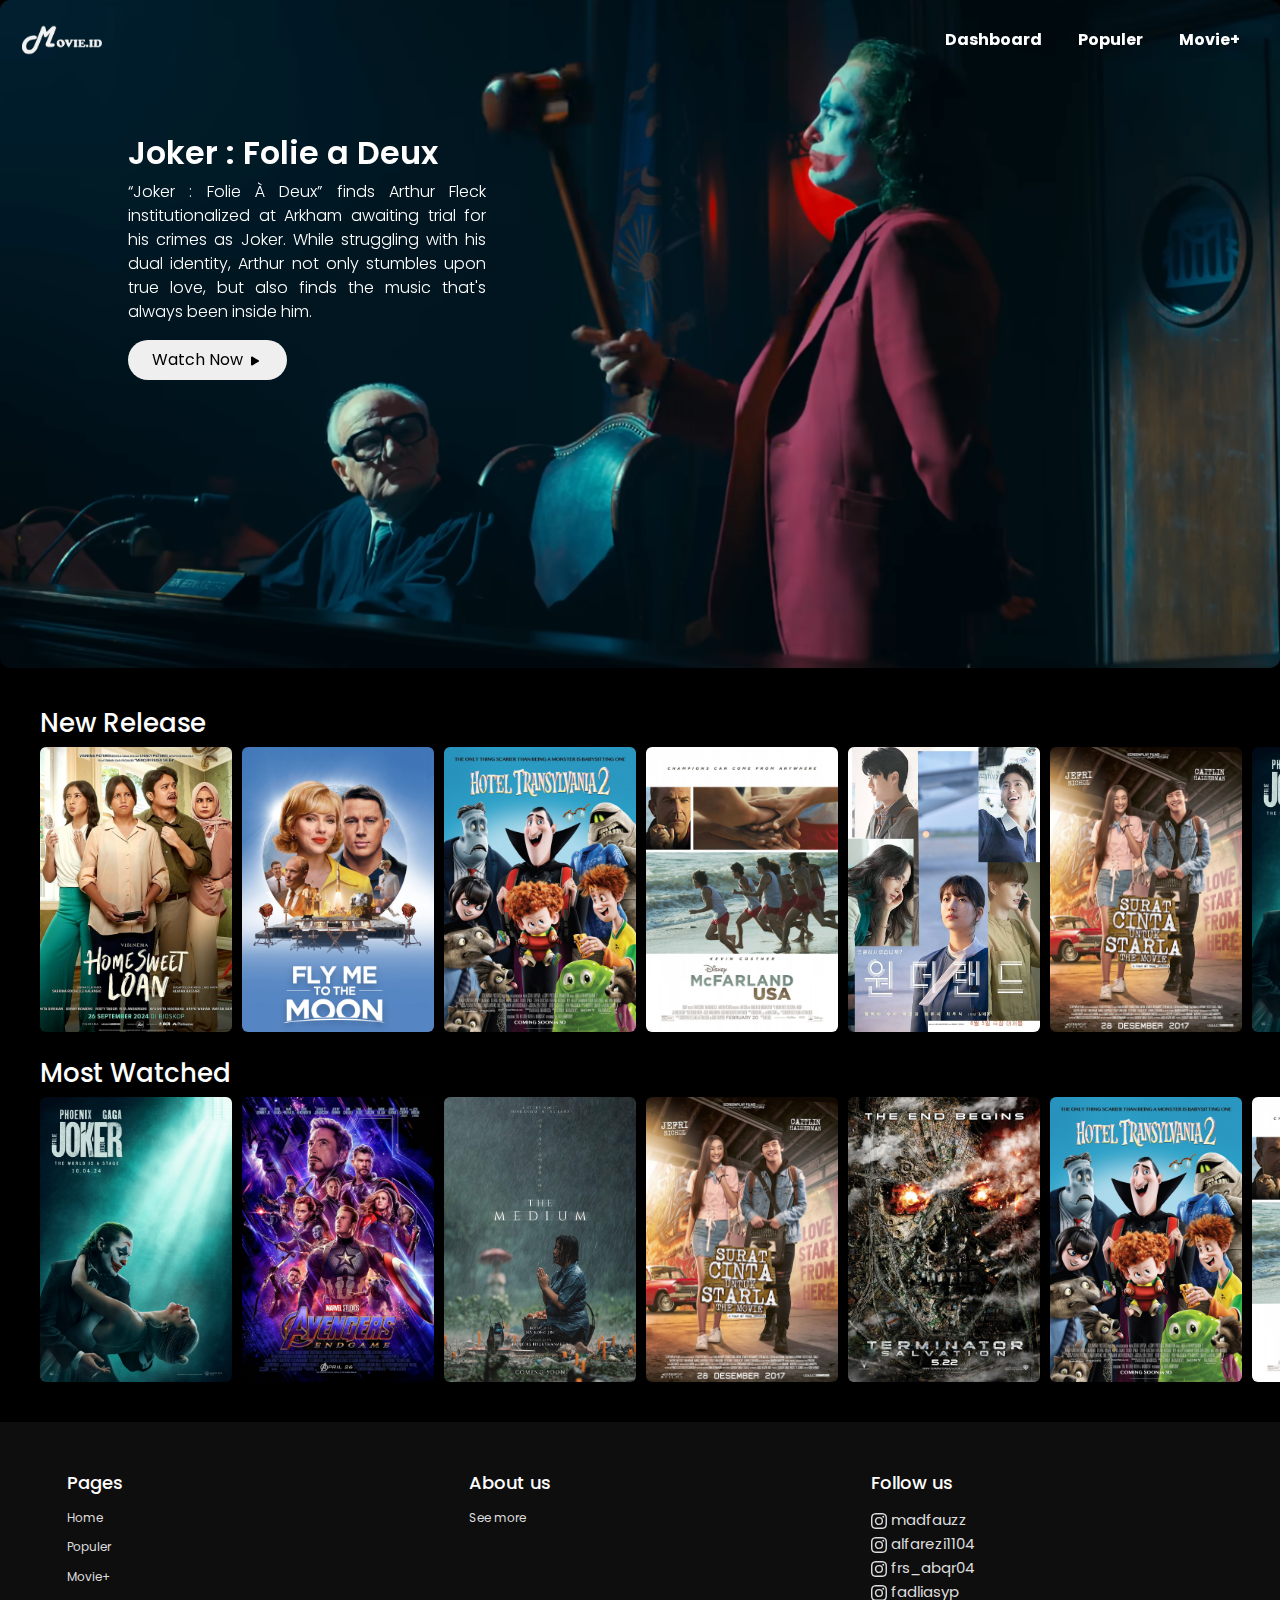
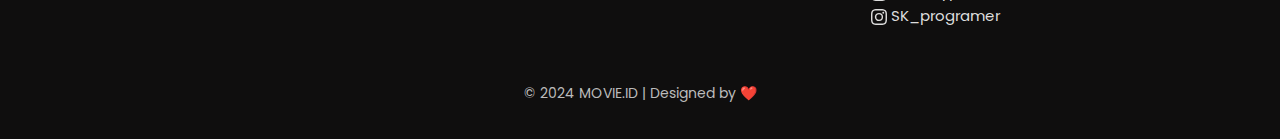
<file: index.html>
<!DOCTYPE html>
<html lang="en">
  <head>
    <meta charset="UTF-8" />
    <meta name="viewport" content="width=device-width, initial-scale=1.0" />

    <title>Movie ID</title>
    <link
      rel="stylesheet"
      href="https://cdn.jsdelivr.net/npm/bootstrap@5.3.3/dist/css/bootstrap.min.css"
      integrity="sha384-QWTKZyjpPEjISv5WaRU9OFeRpok6YctnYmDr5pNlyT2bRjXh0JMhjY6hW+ALEwIH"
      crossorigin="anonymous"
    />
    <link rel="stylesheet" href="style.css" />
    <link rel="stylesheet" href="responsive.css" />
    <link
      rel="shortcut icon"
      href="bahan/lainnya/favicon.ico"
      type="image/x-icon"
    />
  </head>

  <body>
    <!-- NAVBAR -->
    <nav class="navbar navbar-expand-lg" id="navbar">
      <div class="container-fluid">
        <a class="navbar-brand" href="index.html"
          ><img class="icon" src="./bahan/lainnya/logo.png" width="80px" alt="" srcset=""
        /></a>
        <button
          class="navbar-toggler"
          type="button"
          data-bs-toggle="collapse"
          data-bs-target="#navbarSupportedContent"
          aria-controls="navbarSupportedContent"
          aria-expanded="false"
          aria-label="Toggle navigation"
        >
          <span class="navbar-toggler-icon"></span>
        </button>

        
        <div class="collapse navbar-collapse" id="navbarSupportedContent">
          <ul class="navbar-nav">
            <li class="nav-item">
              <a class="nav-link" href="index.html">Dashboard</a>
            </li>
            <li class="nav-item">
              <a class="nav-link" href="menu/populer.html">Populer</a>
            </li>
            <li class="nav-item">
              <a class="nav-link" href="menu/movieplus.html">Movie+</a>
            </li>
          </ul>
        </div>
      </div>
    </nav>

    <!-- CAROUSEL -->
    <div
      id="carouselExampleControls"
      class="carousel slide"
      data-bs-ride="carousel"
    >
      <div class="carouselImg carousel-inner">
        
        <div class="carousel-item active">
          <a href="./single_page/joker_2.html"
            ><img src="./bahan/poster-landscape/Joker 2.png" alt="..." class="large-image"
          /></a>
          <div class="text-content">
            <h2 class="fs-8 fw-semibold">Joker : Folie a Deux</h2>
            <p class="fs-7 fw-light">
              “Joker : Folie À Deux” finds Arthur Fleck institutionalized at
              Arkham awaiting trial for his crimes as Joker. While struggling
              with his dual identity, Arthur not only stumbles upon true love,
              but also finds the music that's always been inside him.
            </p>
            <a href="./single_page/joker_2.html">
              <button
                class="action-button rounded-pill py-2 px-4 button-watch"
                style="border: none"
              >
                <span>Watch Now</span>
                <svg
                  xmlns="http://www.w3.org/2000/svg"
                  width="16"
                  height="16"
                  fill="currentColor"
                  class="bi bi-play-fill"
                  viewBox="0 0 16 16"
                >
                  <path
                    d="m11.596 8.697-6.363 3.692c-.54.313-1.233-.066-1.233-.697V4.308c0-.63.692-1.01 1.233-.696l6.363 3.692a.802.802 0 0 1 0 1.393"
                  />
                </svg></button
            ></a>
          </div>
          
        </div>
        <div class="carousel-item ">
          <a href="./single_page/medium.html"
            ><img src="./bahan/poster-landscape/The Medium Thai.png" alt="..." class="large-image"
          /></a>
          <div class="text-content">
            <h2 class="fs-8 fw-semibold">The Medium</h2>
            <p class="fs-7 fw-light">
              Nim, a shaman, believes her niece Mink will become a medium, but dark forces worsen Mink's condition.
            </p>
            <a href="./single_page/medium.html">
              <button
                class="action-button  rounded-pill py-2 px-4 button-watch"
                style="border: none"
              >
                <span>Watch Now</span>
                <svg
                  xmlns="http://www.w3.org/2000/svg"
                  width="16"
                  height="16"
                  fill="currentColor"
                  class="bi bi-play-fill"
                  viewBox="0 0 16 16"
                >
                  <path
                    d="m11.596 8.697-6.363 3.692c-.54.313-1.233-.066-1.233-.697V4.308c0-.63.692-1.01 1.233-.696l6.363 3.692a.802.802 0 0 1 0 1.393"
                  />
                </svg></button
            ></a>
          </div>
          
        </div>
        <div class="carousel-item ">
          <a href="./single_page/transylvania.html"
            ><img src="./bahan/poster-landscape/Hotel Transylvania 2.png" alt="..." class="large-image"
          /></a>
          <div class="text-content">
            <h2 class="fs-8 fw-semibold">Hotel Transylvania 2</h2>
            <p class="fs-7 fw-light">
              Drac's gang is back for a new monster comedy adventure in Sony Pictures Animation's Hotel Transylvania 2! Things seem to be turning for the better at Hotel Transylvania... Dracula's monster-only hotel has finally relaxed its policies, and it's opening its doors to human guests.</p>
            <a href="./single_page/transylvania.html">
              <button
                class="action-button rounded-pill py-2 px-4 button-watch"
                style="border: none"
              >
                <span>Watch now</span>
                <svg
                  xmlns="http://www.w3.org/2000/svg"
                  width="16"
                  height="16"
                  fill="currentColor"
                  class="bi bi-play-fill"
                  viewBox="0 0 16 16"
                >
                  <path
                    d="m11.596 8.697-6.363 3.692c-.54.313-1.233-.066-1.233-.697V4.308c0-.63.692-1.01 1.233-.696l6.363 3.692a.802.802 0 0 1 0 1.393"
                  />
                </svg></button
            ></a>
          </div>
          
        </div>
        
      <!-- Button prev and next -->
      <a
        class="carousel-control-prev d-none"
        href="#carouselExampleControls"
        role="button"
        data-bs-slide="prev"
      >
        <span class="carousel-control-prev-icon" aria-hidden="true"></span>
        <span class="visually-hidden">Previous</span>
      </a>
      <a
        class="carousel-control-next d-none"
        href="#carouselExampleControls"
        role="button"
        data-bs-slide="next"
      >
        <span class="carousel-control-next-icon" aria-hidden="true"></span>
        <span class="visually-hidden">Next</span>
      </a>
      <!-- gradient background -->
      <div class="gradient"></div>
    </div>

    

    <!-- list movie -->
    <section class="container-list-movie">
      <h6 id="konten-title">New Release</h6>
      <div id="konten" class="">
        <a href="./single_page/home_sweet_loan.html" class="thumbnail"
          ><img class="rounded-2" 
          src="./bahan/poster/Home-Sweet-Loan.jpg"
          alt=""
        /></a>
        <a href="./single_page/fly_me_to_the_moon.html" class="thumbnail"
          ><img
            class="rounded-2"
            src="./bahan/poster/Fly Me to the Moon.jpg"
            alt=""
        /></a>
        <a href="./single_page/transylvania.html"
          ><img
            class="rounded-2"
            src="./bahan/poster/hotel_transylvania_two.jpg"
            alt=""
        /></a>
        <a href="./single_page/mcfarland.html"
          ><img class="rounded-2" src="./bahan/poster/mcfarland_usa.jpg" alt=""
        /></a>
        <a href="./single_page/wonderland.html"
          ><img class="rounded-2" src="./bahan/poster/wonderland.jpeg" alt=""
        /></a>
        <a href="./single_page/starla.html"
          ><img
            class="rounded-2"
            src="./bahan/poster/surat_cinta_untuk_starla_the_movie.jpg"
            alt=""
        /></a>
        <a href="./single_page/joker_2.html"
          ><img
            class="rounded-2"
            src="./bahan/poster/Joker_2.jpg"
            alt=""
        /></a>
      </div>
      <h6 id="konten-title">Most Watched</h6>
      <div id="konten" class="">
        <a href="./single_page/joker_2.html" class="thumbnail"
          ><img class="rounded-2" 
          src="./bahan/poster/Joker_2.jpg"
          alt=""
        /></a>
        <a href="./single_page/avengers.html" class="thumbnail"
          ><img
            class="rounded-2"
            src="./bahan/poster/avengers_endgame.jpg"
            alt=""
        /></a>
        <a href="./single_page/medium.html"
          ><img class="rounded-2" src="./bahan/poster/medium.jpg" alt=""
        /></a>
        <a href="./single_page/starla.html"
          ><img
            class="rounded-2"
            src="./bahan/poster/surat_cinta_untuk_starla_the_movie.jpg"
            alt=""
        /></a>
        <a href="./single_page/terminator.html"
          ><img
            class="rounded-2"
            src="./bahan/poster/terminator_salvation_ver2.jpg"
            alt=""
        /></a>
        <a href="./single_page/transylvania.html"
          ><img
            class="rounded-2"
            src="./bahan/poster/hotel_transylvania_two.jpg"
            alt=""
        /></a>
        <a href="./single_page/mcfarland.html"
          ><img class="rounded-2" src="./bahan/poster/mcfarland_usa.jpg" alt=""
        /></a>
      </div>
      
    </section>

    <!-- Footer -->
  <footer class="footer">
    <div class="container">
      <!-- Footer Logo & Description -->
      <!-- Footer Navigation Links -->
      <div class="footer-section links">
        <h3>Pages</h3>
        <ul>
          <li><a href="index.html">Home</a></li>
          <li><a href="menu/populer.html">Populer</a></li>
          <li><a href="menu/movieplus.html">Movie+</a></li>
        </ul>
      </div>

      <!-- Footer Contact Info -->
      <div class="footer-section contact">
        <h3>About us</h3>
        <ul>
          <li><a href="menu/aboutus.html">See more</a></li>

        </ul>
      </div>

      <!-- Footer Social Media Links -->
      <div class="footer-section social">
        <h3>Follow us</h3>
        <div class="social-links">
          <svg xmlns="http://www.w3.org/2000/svg" fill="currentColor" width="16" height="16" fill="currentColor" class="bi bi-instagram" viewBox="0 0 16 16">
            <path d="M8 0C5.829 0 5.556.01 4.703.048 3.85.088 3.269.222 2.76.42a3.9 3.9 0 0 0-1.417.923A3.9 3.9 0 0 0 .42 2.76C.222 3.268.087 3.85.048 4.7.01 5.555 0 5.827 0 8.001c0 2.172.01 2.444.048 3.297.04.852.174 1.433.372 1.942.205.526.478.972.923 1.417.444.445.89.719 1.416.923.51.198 1.09.333 1.942.372C5.555 15.99 5.827 16 8 16s2.444-.01 3.298-.048c.851-.04 1.434-.174 1.943-.372a3.9 3.9 0 0 0 1.416-.923c.445-.445.718-.891.923-1.417.197-.509.332-1.09.372-1.942C15.99 10.445 16 10.173 16 8s-.01-2.445-.048-3.299c-.04-.851-.175-1.433-.372-1.941a3.9 3.9 0 0 0-.923-1.417A3.9 3.9 0 0 0 13.24.42c-.51-.198-1.092-.333-1.943-.372C10.443.01 10.172 0 7.998 0zm-.717 1.442h.718c2.136 0 2.389.007 3.232.046.78.035 1.204.166 1.486.275.373.145.64.319.92.599s.453.546.598.92c.11.281.24.705.275 1.485.039.843.047 1.096.047 3.231s-.008 2.389-.047 3.232c-.035.78-.166 1.203-.275 1.485a2.5 2.5 0 0 1-.599.919c-.28.28-.546.453-.92.598-.28.11-.704.24-1.485.276-.843.038-1.096.047-3.232.047s-2.39-.009-3.233-.047c-.78-.036-1.203-.166-1.485-.276a2.5 2.5 0 0 1-.92-.598 2.5 2.5 0 0 1-.6-.92c-.109-.281-.24-.705-.275-1.485-.038-.843-.046-1.096-.046-3.233s.008-2.388.046-3.231c.036-.78.166-1.204.276-1.486.145-.373.319-.64.599-.92s.546-.453.92-.598c.282-.11.705-.24 1.485-.276.738-.034 1.024-.044 2.515-.045zm4.988 1.328a.96.96 0 1 0 0 1.92.96.96 0 0 0 0-1.92m-4.27 1.122a4.109 4.109 0 1 0 0 8.217 4.109 4.109 0 0 0 0-8.217m0 1.441a2.667 2.667 0 1 1 0 5.334 2.667 2.667 0 0 1 0-5.334"/>
          </svg>
          <a href="https://www.instagram.com/madfauzz?utm_source=ig_web_button_share_sheet&igsh=ZDNlZDc0MzIxNw==">madfauzz</a>
        </div>
          <div class="social-links">
            <svg xmlns="http://www.w3.org/2000/svg" width="16" height="16" fill="currentColor" class="bi bi-instagram" viewBox="0 0 16 16">
              <path d="M8 0C5.829 0 5.556.01 4.703.048 3.85.088 3.269.222 2.76.42a3.9 3.9 0 0 0-1.417.923A3.9 3.9 0 0 0 .42 2.76C.222 3.268.087 3.85.048 4.7.01 5.555 0 5.827 0 8.001c0 2.172.01 2.444.048 3.297.04.852.174 1.433.372 1.942.205.526.478.972.923 1.417.444.445.89.719 1.416.923.51.198 1.09.333 1.942.372C5.555 15.99 5.827 16 8 16s2.444-.01 3.298-.048c.851-.04 1.434-.174 1.943-.372a3.9 3.9 0 0 0 1.416-.923c.445-.445.718-.891.923-1.417.197-.509.332-1.09.372-1.942C15.99 10.445 16 10.173 16 8s-.01-2.445-.048-3.299c-.04-.851-.175-1.433-.372-1.941a3.9 3.9 0 0 0-.923-1.417A3.9 3.9 0 0 0 13.24.42c-.51-.198-1.092-.333-1.943-.372C10.443.01 10.172 0 7.998 0zm-.717 1.442h.718c2.136 0 2.389.007 3.232.046.78.035 1.204.166 1.486.275.373.145.64.319.92.599s.453.546.598.92c.11.281.24.705.275 1.485.039.843.047 1.096.047 3.231s-.008 2.389-.047 3.232c-.035.78-.166 1.203-.275 1.485a2.5 2.5 0 0 1-.599.919c-.28.28-.546.453-.92.598-.28.11-.704.24-1.485.276-.843.038-1.096.047-3.232.047s-2.39-.009-3.233-.047c-.78-.036-1.203-.166-1.485-.276a2.5 2.5 0 0 1-.92-.598 2.5 2.5 0 0 1-.6-.92c-.109-.281-.24-.705-.275-1.485-.038-.843-.046-1.096-.046-3.233s.008-2.388.046-3.231c.036-.78.166-1.204.276-1.486.145-.373.319-.64.599-.92s.546-.453.92-.598c.282-.11.705-.24 1.485-.276.738-.034 1.024-.044 2.515-.045zm4.988 1.328a.96.96 0 1 0 0 1.92.96.96 0 0 0 0-1.92m-4.27 1.122a4.109 4.109 0 1 0 0 8.217 4.109 4.109 0 0 0 0-8.217m0 1.441a2.667 2.667 0 1 1 0 5.334 2.667 2.667 0 0 1 0-5.334"/>
            </svg>
              <a href="https://www.instagram.com/alfarezi1104?utm_source=ig_web_button_share_sheet&igsh=ZDNlZDc0MzIxNw==">alfarezi1104</a>
          </div>
          <div class="social-links">
            <svg xmlns="http://www.w3.org/2000/svg" width="16" height="16" fill="currentColor" class="bi bi-instagram" viewBox="0 0 16 16">
              <path d="M8 0C5.829 0 5.556.01 4.703.048 3.85.088 3.269.222 2.76.42a3.9 3.9 0 0 0-1.417.923A3.9 3.9 0 0 0 .42 2.76C.222 3.268.087 3.85.048 4.7.01 5.555 0 5.827 0 8.001c0 2.172.01 2.444.048 3.297.04.852.174 1.433.372 1.942.205.526.478.972.923 1.417.444.445.89.719 1.416.923.51.198 1.09.333 1.942.372C5.555 15.99 5.827 16 8 16s2.444-.01 3.298-.048c.851-.04 1.434-.174 1.943-.372a3.9 3.9 0 0 0 1.416-.923c.445-.445.718-.891.923-1.417.197-.509.332-1.09.372-1.942C15.99 10.445 16 10.173 16 8s-.01-2.445-.048-3.299c-.04-.851-.175-1.433-.372-1.941a3.9 3.9 0 0 0-.923-1.417A3.9 3.9 0 0 0 13.24.42c-.51-.198-1.092-.333-1.943-.372C10.443.01 10.172 0 7.998 0zm-.717 1.442h.718c2.136 0 2.389.007 3.232.046.78.035 1.204.166 1.486.275.373.145.64.319.92.599s.453.546.598.92c.11.281.24.705.275 1.485.039.843.047 1.096.047 3.231s-.008 2.389-.047 3.232c-.035.78-.166 1.203-.275 1.485a2.5 2.5 0 0 1-.599.919c-.28.28-.546.453-.92.598-.28.11-.704.24-1.485.276-.843.038-1.096.047-3.232.047s-2.39-.009-3.233-.047c-.78-.036-1.203-.166-1.485-.276a2.5 2.5 0 0 1-.92-.598 2.5 2.5 0 0 1-.6-.92c-.109-.281-.24-.705-.275-1.485-.038-.843-.046-1.096-.046-3.233s.008-2.388.046-3.231c.036-.78.166-1.204.276-1.486.145-.373.319-.64.599-.92s.546-.453.92-.598c.282-.11.705-.24 1.485-.276.738-.034 1.024-.044 2.515-.045zm4.988 1.328a.96.96 0 1 0 0 1.92.96.96 0 0 0 0-1.92m-4.27 1.122a4.109 4.109 0 1 0 0 8.217 4.109 4.109 0 0 0 0-8.217m0 1.441a2.667 2.667 0 1 1 0 5.334 2.667 2.667 0 0 1 0-5.334"/>
            </svg>
            <a href="https://www.instagram.com/frs_abqr04?utm_source=ig_web_button_share_sheet&igsh=ZDNlZDc0MzIxNw==">frs_abqr04</a>
          </div>
          
          <div class="social-links">
            <svg xmlns="http://www.w3.org/2000/svg" width="16" height="16" fill="currentColor" class="bi bi-instagram" viewBox="0 0 16 16">
              <path d="M8 0C5.829 0 5.556.01 4.703.048 3.85.088 3.269.222 2.76.42a3.9 3.9 0 0 0-1.417.923A3.9 3.9 0 0 0 .42 2.76C.222 3.268.087 3.85.048 4.7.01 5.555 0 5.827 0 8.001c0 2.172.01 2.444.048 3.297.04.852.174 1.433.372 1.942.205.526.478.972.923 1.417.444.445.89.719 1.416.923.51.198 1.09.333 1.942.372C5.555 15.99 5.827 16 8 16s2.444-.01 3.298-.048c.851-.04 1.434-.174 1.943-.372a3.9 3.9 0 0 0 1.416-.923c.445-.445.718-.891.923-1.417.197-.509.332-1.09.372-1.942C15.99 10.445 16 10.173 16 8s-.01-2.445-.048-3.299c-.04-.851-.175-1.433-.372-1.941a3.9 3.9 0 0 0-.923-1.417A3.9 3.9 0 0 0 13.24.42c-.51-.198-1.092-.333-1.943-.372C10.443.01 10.172 0 7.998 0zm-.717 1.442h.718c2.136 0 2.389.007 3.232.046.78.035 1.204.166 1.486.275.373.145.64.319.92.599s.453.546.598.92c.11.281.24.705.275 1.485.039.843.047 1.096.047 3.231s-.008 2.389-.047 3.232c-.035.78-.166 1.203-.275 1.485a2.5 2.5 0 0 1-.599.919c-.28.28-.546.453-.92.598-.28.11-.704.24-1.485.276-.843.038-1.096.047-3.232.047s-2.39-.009-3.233-.047c-.78-.036-1.203-.166-1.485-.276a2.5 2.5 0 0 1-.92-.598 2.5 2.5 0 0 1-.6-.92c-.109-.281-.24-.705-.275-1.485-.038-.843-.046-1.096-.046-3.233s.008-2.388.046-3.231c.036-.78.166-1.204.276-1.486.145-.373.319-.64.599-.92s.546-.453.92-.598c.282-.11.705-.24 1.485-.276.738-.034 1.024-.044 2.515-.045zm4.988 1.328a.96.96 0 1 0 0 1.92.96.96 0 0 0 0-1.92m-4.27 1.122a4.109 4.109 0 1 0 0 8.217 4.109 4.109 0 0 0 0-8.217m0 1.441a2.667 2.667 0 1 1 0 5.334 2.667 2.667 0 0 1 0-5.334"/>
            </svg>
            <a href="https://www.instagram.com/fadliasyp/">fadliasyp</a>
          
          </div>
          
          <div class="social-links">
            <svg xmlns="http://www.w3.org/2000/svg" width="16" height="16" fill="currentColor" class="bi bi-instagram" viewBox="0 0 16 16">
              <path d="M8 0C5.829 0 5.556.01 4.703.048 3.85.088 3.269.222 2.76.42a3.9 3.9 0 0 0-1.417.923A3.9 3.9 0 0 0 .42 2.76C.222 3.268.087 3.85.048 4.7.01 5.555 0 5.827 0 8.001c0 2.172.01 2.444.048 3.297.04.852.174 1.433.372 1.942.205.526.478.972.923 1.417.444.445.89.719 1.416.923.51.198 1.09.333 1.942.372C5.555 15.99 5.827 16 8 16s2.444-.01 3.298-.048c.851-.04 1.434-.174 1.943-.372a3.9 3.9 0 0 0 1.416-.923c.445-.445.718-.891.923-1.417.197-.509.332-1.09.372-1.942C15.99 10.445 16 10.173 16 8s-.01-2.445-.048-3.299c-.04-.851-.175-1.433-.372-1.941a3.9 3.9 0 0 0-.923-1.417A3.9 3.9 0 0 0 13.24.42c-.51-.198-1.092-.333-1.943-.372C10.443.01 10.172 0 7.998 0zm-.717 1.442h.718c2.136 0 2.389.007 3.232.046.78.035 1.204.166 1.486.275.373.145.64.319.92.599s.453.546.598.92c.11.281.24.705.275 1.485.039.843.047 1.096.047 3.231s-.008 2.389-.047 3.232c-.035.78-.166 1.203-.275 1.485a2.5 2.5 0 0 1-.599.919c-.28.28-.546.453-.92.598-.28.11-.704.24-1.485.276-.843.038-1.096.047-3.232.047s-2.39-.009-3.233-.047c-.78-.036-1.203-.166-1.485-.276a2.5 2.5 0 0 1-.92-.598 2.5 2.5 0 0 1-.6-.92c-.109-.281-.24-.705-.275-1.485-.038-.843-.046-1.096-.046-3.233s.008-2.388.046-3.231c.036-.78.166-1.204.276-1.486.145-.373.319-.64.599-.92s.546-.453.92-.598c.282-.11.705-.24 1.485-.276.738-.034 1.024-.044 2.515-.045zm4.988 1.328a.96.96 0 1 0 0 1.92.96.96 0 0 0 0-1.92m-4.27 1.122a4.109 4.109 0 1 0 0 8.217 4.109 4.109 0 0 0 0-8.217m0 1.441a2.667 2.667 0 1 1 0 5.334 2.667 2.667 0 0 1 0-5.334"/>
            </svg>
            <a href="https://www.instagram.com/sk_programer/?utm_source=ig_web_button_share_sheet">SK_programer</a>
          </div>  
      </div>
    </div>

    <div class="footer-bottom">
      &copy; 2024 MOVIE.ID | Designed by ❤️ <!-- Hati merah -->
    </div>
  </footer>

    <script
      src="https://cdn.jsdelivr.net/npm/bootstrap@5.3.3/dist/js/bootstrap.min.js"
      integrity="sha384-0pUGZvbkm6XF6gxjEnlmuGrJXVbNuzT9qBBavbLwCsOGabYfZo0T0to5eqruptLy"
      crossorigin="anonymous"
    ></script>
    <script src="script.js"></script>
  </body>
</html>
</file>
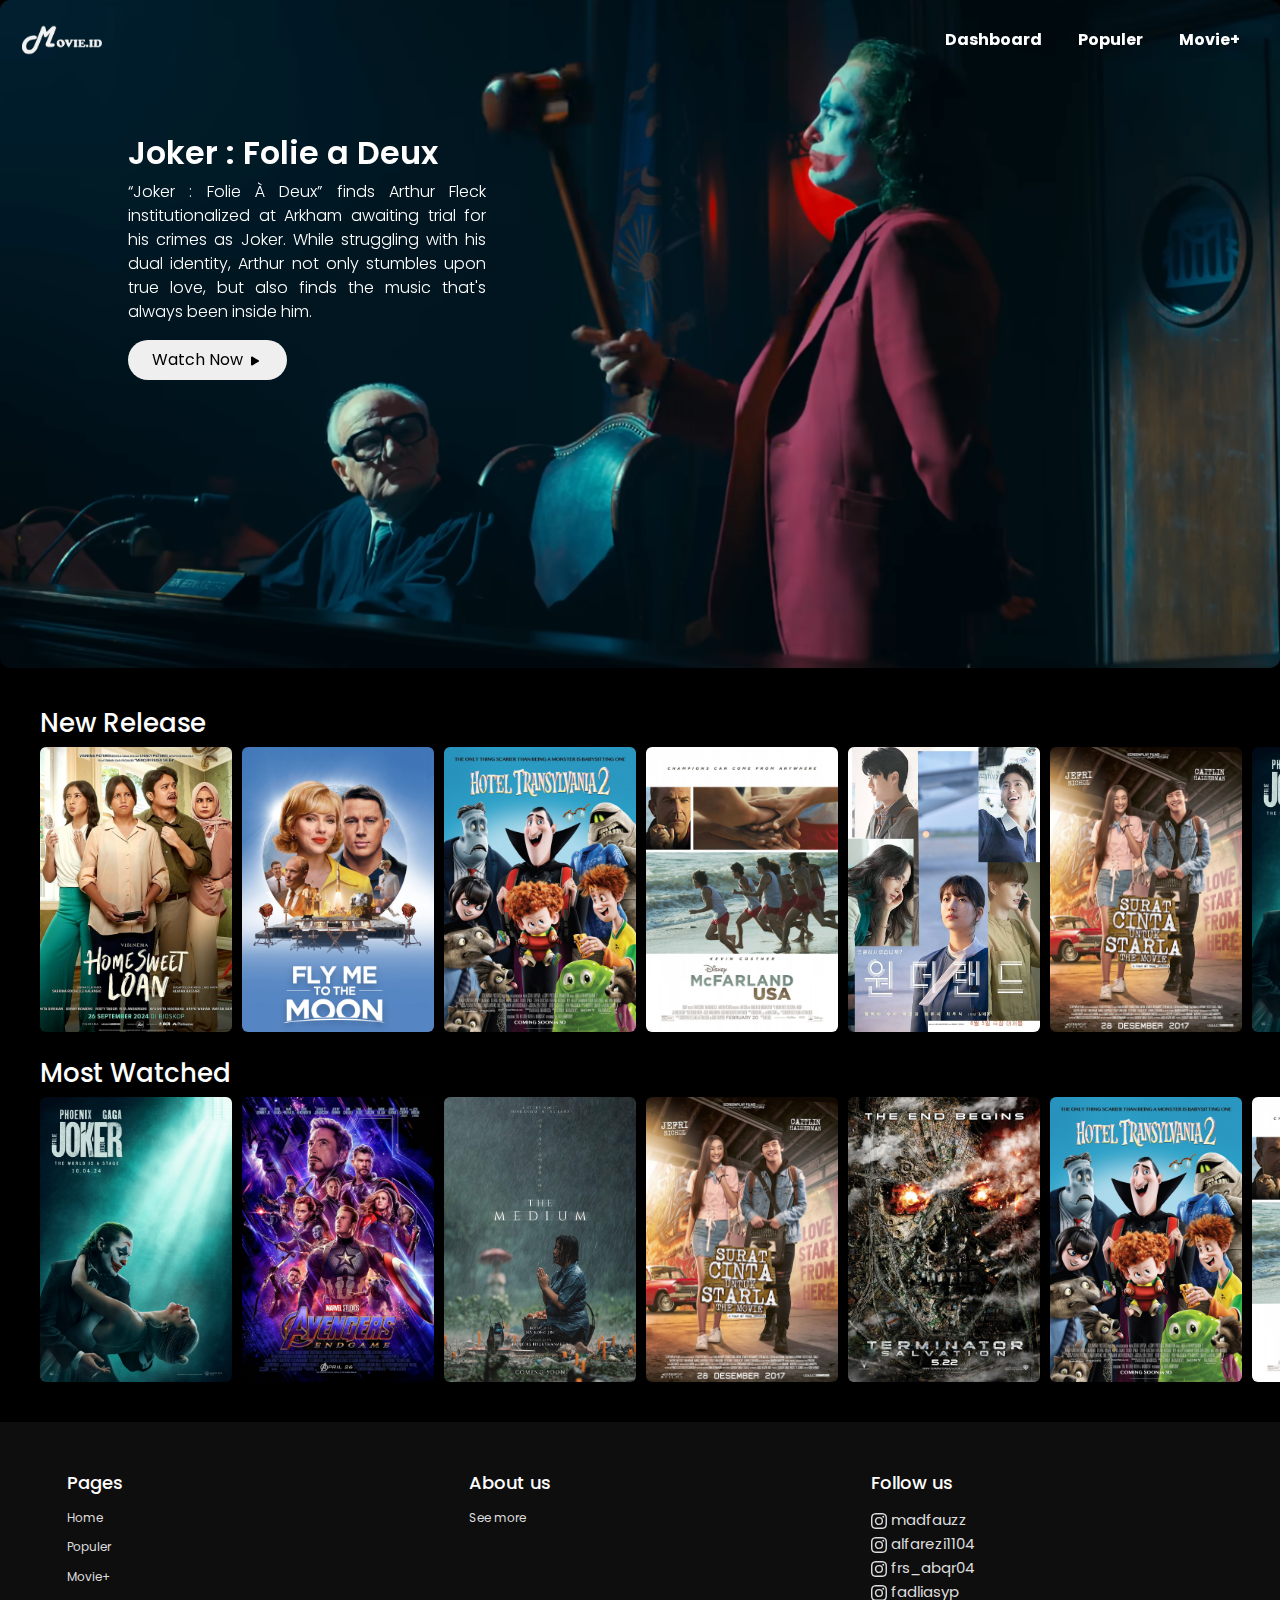
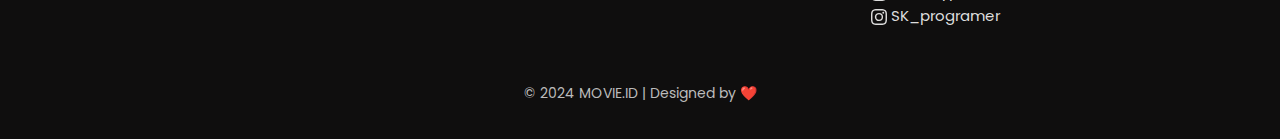
<file: main.html>
<!DOCTYPE html>
<html lang="en">
  <head>
    <meta charset="UTF-8" />
    <meta name="viewport" content="width=device-width, initial-scale=1.0" />

    <title>Movie ID</title>
    <link
      rel="stylesheet"
      href="https://cdn.jsdelivr.net/npm/bootstrap@5.3.3/dist/css/bootstrap.min.css"
      integrity="sha384-QWTKZyjpPEjISv5WaRU9OFeRpok6YctnYmDr5pNlyT2bRjXh0JMhjY6hW+ALEwIH"
      crossorigin="anonymous"
    />
    <link rel="stylesheet" href="style.css" />
    <link rel="stylesheet" href="responsive.css" />
    <link
      rel="shortcut icon"
      href="bahan/lainnya/favicon.ico"
      type="image/x-icon"
    />
  </head>

  <body>
    <!-- NAVBAR -->
    <nav class="navbar navbar-expand-lg" id="navbar">
      <div class="container-fluid">
        <a class="navbar-brand" href="main.html"
          ><img class="icon" src="/bahan/lainnya/logo.png" width="80px" alt="" srcset=""
        /></a>
        <button
          class="navbar-toggler"
          type="button"
          data-bs-toggle="collapse"
          data-bs-target="#navbarSupportedContent"
          aria-controls="navbarSupportedContent"
          aria-expanded="false"
          aria-label="Toggle navigation"
        >
          <span class="navbar-toggler-icon"></span>
        </button>

        
        <div class="collapse navbar-collapse" id="navbarSupportedContent">
          <ul class="navbar-nav">
            <li class="nav-item">
              <a class="nav-link" href="main.html">Dashboard</a>
            </li>
            <li class="nav-item">
              <a class="nav-link" href="menu/populer.html">Populer</a>
            </li>
            <li class="nav-item">
              <a class="nav-link" href="menu/movieplus.html">Movie+</a>
            </li>
          </ul>
        </div>
      </div>
    </nav>

    <!-- CAROUSEL -->
    <div
      id="carouselExampleControls"
      class="carousel slide"
      data-bs-ride="carousel"
    >
      <div class="carouselImg carousel-inner">
        
        <div class="carousel-item active">
          <a href="#"
            ><img src="/bahan/poster-landscape/Joker 2.png" alt="..." class="large-image"
          /></a>
          <div class="text-content">
            <h2 class="fs-8 fw-semibold">Joker : Folie a Deux</h2>
            <p class="fs-7 fw-light">
              “Joker : Folie À Deux” finds Arthur Fleck institutionalized at
              Arkham awaiting trial for his crimes as Joker. While struggling
              with his dual identity, Arthur not only stumbles upon true love,
              but also finds the music that's always been inside him.
            </p>
            <a href="/single_page/joker_2.html">
              <button
                class="action-button rounded-pill py-2 px-4"
                style="border: none"
              >
                Watch Now
                <svg
                  xmlns="http://www.w3.org/2000/svg"
                  width="16"
                  height="16"
                  fill="currentColor"
                  class="bi bi-play-fill"
                  viewBox="0 0 16 16"
                >
                  <path
                    d="m11.596 8.697-6.363 3.692c-.54.313-1.233-.066-1.233-.697V4.308c0-.63.692-1.01 1.233-.696l6.363 3.692a.802.802 0 0 1 0 1.393"
                  />
                </svg></button
            ></a>
          </div>
          
        </div>
        <div class="carousel-item ">
          <a href="#"
            ><img src="/bahan/poster-landscape/The Medium Thai.png" alt="..." class="large-image"
          /></a>
          <div class="text-content">
            <h2 class="fs-8 fw-semibold">The Medium</h2>
            <p class="fs-7 fw-light">
              Nim, a shaman, believes her niece Mink will become a medium, but dark forces worsen Mink's condition.
            </p>
            <a href="/single_page/avengers.html">
              <button
                class="action-button rounded-pill py-2 px-4"
                style="border: none"
              >
                Watch Now
                <svg
                  xmlns="http://www.w3.org/2000/svg"
                  width="16"
                  height="16"
                  fill="currentColor"
                  class="bi bi-play-fill"
                  viewBox="0 0 16 16"
                >
                  <path
                    d="m11.596 8.697-6.363 3.692c-.54.313-1.233-.066-1.233-.697V4.308c0-.63.692-1.01 1.233-.696l6.363 3.692a.802.802 0 0 1 0 1.393"
                  />
                </svg></button
            ></a>
          </div>
          
        </div>
        <div class="carousel-item ">
          <a href="#"
            ><img src="/bahan/poster-landscape/Hotel Transylvania 2.png" alt="..." class="large-image"
          /></a>
          <div class="text-content">
            <h2 class="fs-8 fw-semibold">Hotel Transylvania 2</h2>
            <p class="fs-7 fw-light">
              Drac's gang is back for a new monster comedy adventure in Sony Pictures Animation's Hotel Transylvania 2! Things seem to be turning for the better at Hotel Transylvania... Dracula's monster-only hotel has finally relaxed its policies, and it's opening its doors to human guests.</p>
            <a href="/single_page/hotel-transylvania.html">
              <button
                class="action-button rounded-pill py-2 px-4"
                style="border: none"
              >
                Watch Now
                <svg
                  xmlns="http://www.w3.org/2000/svg"
                  width="16"
                  height="16"
                  fill="currentColor"
                  class="bi bi-play-fill"
                  viewBox="0 0 16 16"
                >
                  <path
                    d="m11.596 8.697-6.363 3.692c-.54.313-1.233-.066-1.233-.697V4.308c0-.63.692-1.01 1.233-.696l6.363 3.692a.802.802 0 0 1 0 1.393"
                  />
                </svg></button
            ></a>
          </div>
          
        </div>
        
      <!-- Button prev and next -->
      <a
        class="carousel-control-prev d-none"
        href="#carouselExampleControls"
        role="button"
        data-bs-slide="prev"
      >
        <span class="carousel-control-prev-icon" aria-hidden="true"></span>
        <span class="visually-hidden">Previous</span>
      </a>
      <a
        class="carousel-control-next d-none"
        href="#carouselExampleControls"
        role="button"
        data-bs-slide="next"
      >
        <span class="carousel-control-next-icon" aria-hidden="true"></span>
        <span class="visually-hidden">Next</span>
      </a>
      <!-- gradient background -->
      <div class="gradient"></div>
    </div>

    

    <!-- list movie -->
    <section class="container-list-movie">
      <h6 id="konten-title">New Release</h6>
      <div id="konten" class="">
        <a href="/single_page/home_sweet_loan.html" class="thumbnail"
          ><img class="rounded-2" 
          src="/bahan/poster/Home-Sweet-Loan.jpg"
          alt=""
        /></a>
        <a href="/single_page/fly_me_to_the_moon.html" class="thumbnail"
          ><img
            class="rounded-2"
            src="/bahan/poster/Fly Me to the Moon.jpg"
            alt=""
        /></a>
        <a href="/single_page/transylvania.html"
          ><img
            class="rounded-2"
            src="/bahan/poster/hotel_transylvania_two.jpg"
            alt=""
        /></a>
        <a href="/single_page/mcfarland.html"
          ><img class="rounded-2" src="/bahan/poster/mcfarland_usa.jpg" alt=""
        /></a>
        <a href="/single_page/wonderland.html"
          ><img class="rounded-2" src="/bahan/poster/wonderland.jpeg" alt=""
        /></a>
        <a href="/single_page/starla.html"
          ><img
            class="rounded-2"
            src="/bahan/poster/surat_cinta_untuk_starla_the_movie.jpg"
            alt=""
        /></a>
        <a href="/single_page/joker_2.html"
          ><img
            class="rounded-2"
            src="/bahan/poster/Joker_2.jpg"
            alt=""
        /></a>
      </div>
      <h6 id="konten-title">Most Watched</h6>
      <div id="konten" class="">
        <a href="/single_page/joker_2.html" class="thumbnail"
          ><img class="rounded-2" 
          src="/bahan/poster/Joker_2.jpg"
          alt=""
        /></a>
        <a href="/single_page/avengers.html" class="thumbnail"
          ><img
            class="rounded-2"
            src="/bahan/poster/avengers_endgame.jpg"
            alt=""
        /></a>
        <a href="/single_page/medium.html"
          ><img class="rounded-2" src="/bahan/poster/medium.jpg" alt=""
        /></a>
        <a href="/single_page/starla.html"
          ><img
            class="rounded-2"
            src="/bahan/poster/surat_cinta_untuk_starla_the_movie.jpg"
            alt=""
        /></a>
        <a href="/single_page/terminator.html"
          ><img
            class="rounded-2"
            src="/bahan/poster/terminator_salvation_ver2.jpg"
            alt=""
        /></a>
        <a href="/single_page/transylvania.html"
          ><img
            class="rounded-2"
            src="/bahan/poster/hotel_transylvania_two.jpg"
            alt=""
        /></a>
        <a href="/single_page/mcfarland.html"
          ><img class="rounded-2" src="/bahan/poster/mcfarland_usa.jpg" alt=""
        /></a>
      </div>
      
    </section>

    <!-- Footer -->
  <footer class="footer">
    <div class="container">
      <!-- Footer Logo & Description -->
      <!-- Footer Navigation Links -->
      <div class="footer-section links">
        <h3>Pages</h3>
        <ul>
          <li><a href="main.html">Home</a></li>
          <li><a href="menu/populer.html">Populer</a></li>
          <li><a href="menu/movieplus.html">Movie+</a></li>
        </ul>
      </div>

      <!-- Footer Contact Info -->
      <div class="footer-section contact">
        <h3>About us</h3>
        <ul>
          <li><a href="menu/aboutus.html">See more</a></li>

        </ul>
      </div>

      <!-- Footer Social Media Links -->
      <div class="footer-section social">
        <h3>Follow us</h3>
        <div class="social-links">
          <svg xmlns="http://www.w3.org/2000/svg" fill="currentColor" width="16" height="16" fill="currentColor" class="bi bi-instagram" viewBox="0 0 16 16">
            <path d="M8 0C5.829 0 5.556.01 4.703.048 3.85.088 3.269.222 2.76.42a3.9 3.9 0 0 0-1.417.923A3.9 3.9 0 0 0 .42 2.76C.222 3.268.087 3.85.048 4.7.01 5.555 0 5.827 0 8.001c0 2.172.01 2.444.048 3.297.04.852.174 1.433.372 1.942.205.526.478.972.923 1.417.444.445.89.719 1.416.923.51.198 1.09.333 1.942.372C5.555 15.99 5.827 16 8 16s2.444-.01 3.298-.048c.851-.04 1.434-.174 1.943-.372a3.9 3.9 0 0 0 1.416-.923c.445-.445.718-.891.923-1.417.197-.509.332-1.09.372-1.942C15.99 10.445 16 10.173 16 8s-.01-2.445-.048-3.299c-.04-.851-.175-1.433-.372-1.941a3.9 3.9 0 0 0-.923-1.417A3.9 3.9 0 0 0 13.24.42c-.51-.198-1.092-.333-1.943-.372C10.443.01 10.172 0 7.998 0zm-.717 1.442h.718c2.136 0 2.389.007 3.232.046.78.035 1.204.166 1.486.275.373.145.64.319.92.599s.453.546.598.92c.11.281.24.705.275 1.485.039.843.047 1.096.047 3.231s-.008 2.389-.047 3.232c-.035.78-.166 1.203-.275 1.485a2.5 2.5 0 0 1-.599.919c-.28.28-.546.453-.92.598-.28.11-.704.24-1.485.276-.843.038-1.096.047-3.232.047s-2.39-.009-3.233-.047c-.78-.036-1.203-.166-1.485-.276a2.5 2.5 0 0 1-.92-.598 2.5 2.5 0 0 1-.6-.92c-.109-.281-.24-.705-.275-1.485-.038-.843-.046-1.096-.046-3.233s.008-2.388.046-3.231c.036-.78.166-1.204.276-1.486.145-.373.319-.64.599-.92s.546-.453.92-.598c.282-.11.705-.24 1.485-.276.738-.034 1.024-.044 2.515-.045zm4.988 1.328a.96.96 0 1 0 0 1.92.96.96 0 0 0 0-1.92m-4.27 1.122a4.109 4.109 0 1 0 0 8.217 4.109 4.109 0 0 0 0-8.217m0 1.441a2.667 2.667 0 1 1 0 5.334 2.667 2.667 0 0 1 0-5.334"/>
          </svg>
          <a href="https://www.instagram.com/madfauzz?utm_source=ig_web_button_share_sheet&igsh=ZDNlZDc0MzIxNw==">madfauzz</a>
        </div>
          <div class="social-links">
            <svg xmlns="http://www.w3.org/2000/svg" width="16" height="16" fill="currentColor" class="bi bi-instagram" viewBox="0 0 16 16">
              <path d="M8 0C5.829 0 5.556.01 4.703.048 3.85.088 3.269.222 2.76.42a3.9 3.9 0 0 0-1.417.923A3.9 3.9 0 0 0 .42 2.76C.222 3.268.087 3.85.048 4.7.01 5.555 0 5.827 0 8.001c0 2.172.01 2.444.048 3.297.04.852.174 1.433.372 1.942.205.526.478.972.923 1.417.444.445.89.719 1.416.923.51.198 1.09.333 1.942.372C5.555 15.99 5.827 16 8 16s2.444-.01 3.298-.048c.851-.04 1.434-.174 1.943-.372a3.9 3.9 0 0 0 1.416-.923c.445-.445.718-.891.923-1.417.197-.509.332-1.09.372-1.942C15.99 10.445 16 10.173 16 8s-.01-2.445-.048-3.299c-.04-.851-.175-1.433-.372-1.941a3.9 3.9 0 0 0-.923-1.417A3.9 3.9 0 0 0 13.24.42c-.51-.198-1.092-.333-1.943-.372C10.443.01 10.172 0 7.998 0zm-.717 1.442h.718c2.136 0 2.389.007 3.232.046.78.035 1.204.166 1.486.275.373.145.64.319.92.599s.453.546.598.92c.11.281.24.705.275 1.485.039.843.047 1.096.047 3.231s-.008 2.389-.047 3.232c-.035.78-.166 1.203-.275 1.485a2.5 2.5 0 0 1-.599.919c-.28.28-.546.453-.92.598-.28.11-.704.24-1.485.276-.843.038-1.096.047-3.232.047s-2.39-.009-3.233-.047c-.78-.036-1.203-.166-1.485-.276a2.5 2.5 0 0 1-.92-.598 2.5 2.5 0 0 1-.6-.92c-.109-.281-.24-.705-.275-1.485-.038-.843-.046-1.096-.046-3.233s.008-2.388.046-3.231c.036-.78.166-1.204.276-1.486.145-.373.319-.64.599-.92s.546-.453.92-.598c.282-.11.705-.24 1.485-.276.738-.034 1.024-.044 2.515-.045zm4.988 1.328a.96.96 0 1 0 0 1.92.96.96 0 0 0 0-1.92m-4.27 1.122a4.109 4.109 0 1 0 0 8.217 4.109 4.109 0 0 0 0-8.217m0 1.441a2.667 2.667 0 1 1 0 5.334 2.667 2.667 0 0 1 0-5.334"/>
            </svg>
              <a href="https://www.instagram.com/alfarezi1104?utm_source=ig_web_button_share_sheet&igsh=ZDNlZDc0MzIxNw==">alfarezi1104</a>
          </div>
          <div class="social-links">
            <svg xmlns="http://www.w3.org/2000/svg" width="16" height="16" fill="currentColor" class="bi bi-instagram" viewBox="0 0 16 16">
              <path d="M8 0C5.829 0 5.556.01 4.703.048 3.85.088 3.269.222 2.76.42a3.9 3.9 0 0 0-1.417.923A3.9 3.9 0 0 0 .42 2.76C.222 3.268.087 3.85.048 4.7.01 5.555 0 5.827 0 8.001c0 2.172.01 2.444.048 3.297.04.852.174 1.433.372 1.942.205.526.478.972.923 1.417.444.445.89.719 1.416.923.51.198 1.09.333 1.942.372C5.555 15.99 5.827 16 8 16s2.444-.01 3.298-.048c.851-.04 1.434-.174 1.943-.372a3.9 3.9 0 0 0 1.416-.923c.445-.445.718-.891.923-1.417.197-.509.332-1.09.372-1.942C15.99 10.445 16 10.173 16 8s-.01-2.445-.048-3.299c-.04-.851-.175-1.433-.372-1.941a3.9 3.9 0 0 0-.923-1.417A3.9 3.9 0 0 0 13.24.42c-.51-.198-1.092-.333-1.943-.372C10.443.01 10.172 0 7.998 0zm-.717 1.442h.718c2.136 0 2.389.007 3.232.046.78.035 1.204.166 1.486.275.373.145.64.319.92.599s.453.546.598.92c.11.281.24.705.275 1.485.039.843.047 1.096.047 3.231s-.008 2.389-.047 3.232c-.035.78-.166 1.203-.275 1.485a2.5 2.5 0 0 1-.599.919c-.28.28-.546.453-.92.598-.28.11-.704.24-1.485.276-.843.038-1.096.047-3.232.047s-2.39-.009-3.233-.047c-.78-.036-1.203-.166-1.485-.276a2.5 2.5 0 0 1-.92-.598 2.5 2.5 0 0 1-.6-.92c-.109-.281-.24-.705-.275-1.485-.038-.843-.046-1.096-.046-3.233s.008-2.388.046-3.231c.036-.78.166-1.204.276-1.486.145-.373.319-.64.599-.92s.546-.453.92-.598c.282-.11.705-.24 1.485-.276.738-.034 1.024-.044 2.515-.045zm4.988 1.328a.96.96 0 1 0 0 1.92.96.96 0 0 0 0-1.92m-4.27 1.122a4.109 4.109 0 1 0 0 8.217 4.109 4.109 0 0 0 0-8.217m0 1.441a2.667 2.667 0 1 1 0 5.334 2.667 2.667 0 0 1 0-5.334"/>
            </svg>
            <a href="https://www.instagram.com/frs_abqr04?utm_source=ig_web_button_share_sheet&igsh=ZDNlZDc0MzIxNw==">frs_abqr04</a>
          </div>
          
          <div class="social-links">
            <svg xmlns="http://www.w3.org/2000/svg" width="16" height="16" fill="currentColor" class="bi bi-instagram" viewBox="0 0 16 16">
              <path d="M8 0C5.829 0 5.556.01 4.703.048 3.85.088 3.269.222 2.76.42a3.9 3.9 0 0 0-1.417.923A3.9 3.9 0 0 0 .42 2.76C.222 3.268.087 3.85.048 4.7.01 5.555 0 5.827 0 8.001c0 2.172.01 2.444.048 3.297.04.852.174 1.433.372 1.942.205.526.478.972.923 1.417.444.445.89.719 1.416.923.51.198 1.09.333 1.942.372C5.555 15.99 5.827 16 8 16s2.444-.01 3.298-.048c.851-.04 1.434-.174 1.943-.372a3.9 3.9 0 0 0 1.416-.923c.445-.445.718-.891.923-1.417.197-.509.332-1.09.372-1.942C15.99 10.445 16 10.173 16 8s-.01-2.445-.048-3.299c-.04-.851-.175-1.433-.372-1.941a3.9 3.9 0 0 0-.923-1.417A3.9 3.9 0 0 0 13.24.42c-.51-.198-1.092-.333-1.943-.372C10.443.01 10.172 0 7.998 0zm-.717 1.442h.718c2.136 0 2.389.007 3.232.046.78.035 1.204.166 1.486.275.373.145.64.319.92.599s.453.546.598.92c.11.281.24.705.275 1.485.039.843.047 1.096.047 3.231s-.008 2.389-.047 3.232c-.035.78-.166 1.203-.275 1.485a2.5 2.5 0 0 1-.599.919c-.28.28-.546.453-.92.598-.28.11-.704.24-1.485.276-.843.038-1.096.047-3.232.047s-2.39-.009-3.233-.047c-.78-.036-1.203-.166-1.485-.276a2.5 2.5 0 0 1-.92-.598 2.5 2.5 0 0 1-.6-.92c-.109-.281-.24-.705-.275-1.485-.038-.843-.046-1.096-.046-3.233s.008-2.388.046-3.231c.036-.78.166-1.204.276-1.486.145-.373.319-.64.599-.92s.546-.453.92-.598c.282-.11.705-.24 1.485-.276.738-.034 1.024-.044 2.515-.045zm4.988 1.328a.96.96 0 1 0 0 1.92.96.96 0 0 0 0-1.92m-4.27 1.122a4.109 4.109 0 1 0 0 8.217 4.109 4.109 0 0 0 0-8.217m0 1.441a2.667 2.667 0 1 1 0 5.334 2.667 2.667 0 0 1 0-5.334"/>
            </svg>
            <a href="https://www.instagram.com/fadliasyp/">fadliasyp</a>
          
          </div>
          
          <div class="social-links">
            <svg xmlns="http://www.w3.org/2000/svg" width="16" height="16" fill="currentColor" class="bi bi-instagram" viewBox="0 0 16 16">
              <path d="M8 0C5.829 0 5.556.01 4.703.048 3.85.088 3.269.222 2.76.42a3.9 3.9 0 0 0-1.417.923A3.9 3.9 0 0 0 .42 2.76C.222 3.268.087 3.85.048 4.7.01 5.555 0 5.827 0 8.001c0 2.172.01 2.444.048 3.297.04.852.174 1.433.372 1.942.205.526.478.972.923 1.417.444.445.89.719 1.416.923.51.198 1.09.333 1.942.372C5.555 15.99 5.827 16 8 16s2.444-.01 3.298-.048c.851-.04 1.434-.174 1.943-.372a3.9 3.9 0 0 0 1.416-.923c.445-.445.718-.891.923-1.417.197-.509.332-1.09.372-1.942C15.99 10.445 16 10.173 16 8s-.01-2.445-.048-3.299c-.04-.851-.175-1.433-.372-1.941a3.9 3.9 0 0 0-.923-1.417A3.9 3.9 0 0 0 13.24.42c-.51-.198-1.092-.333-1.943-.372C10.443.01 10.172 0 7.998 0zm-.717 1.442h.718c2.136 0 2.389.007 3.232.046.78.035 1.204.166 1.486.275.373.145.64.319.92.599s.453.546.598.92c.11.281.24.705.275 1.485.039.843.047 1.096.047 3.231s-.008 2.389-.047 3.232c-.035.78-.166 1.203-.275 1.485a2.5 2.5 0 0 1-.599.919c-.28.28-.546.453-.92.598-.28.11-.704.24-1.485.276-.843.038-1.096.047-3.232.047s-2.39-.009-3.233-.047c-.78-.036-1.203-.166-1.485-.276a2.5 2.5 0 0 1-.92-.598 2.5 2.5 0 0 1-.6-.92c-.109-.281-.24-.705-.275-1.485-.038-.843-.046-1.096-.046-3.233s.008-2.388.046-3.231c.036-.78.166-1.204.276-1.486.145-.373.319-.64.599-.92s.546-.453.92-.598c.282-.11.705-.24 1.485-.276.738-.034 1.024-.044 2.515-.045zm4.988 1.328a.96.96 0 1 0 0 1.92.96.96 0 0 0 0-1.92m-4.27 1.122a4.109 4.109 0 1 0 0 8.217 4.109 4.109 0 0 0 0-8.217m0 1.441a2.667 2.667 0 1 1 0 5.334 2.667 2.667 0 0 1 0-5.334"/>
            </svg>
            <a href="https://www.instagram.com/sk_programer/?utm_source=ig_web_button_share_sheet">SK_programer</a>
          </div>  
      </div>
    </div>

    <div class="footer-bottom">
      &copy; 2024 MOVIE.ID | Designed by ❤️ <!-- Hati merah -->
    </div>
  </footer>

    <script
      src="https://cdn.jsdelivr.net/npm/bootstrap@5.3.3/dist/js/bootstrap.min.js"
      integrity="sha384-0pUGZvbkm6XF6gxjEnlmuGrJXVbNuzT9qBBavbLwCsOGabYfZo0T0to5eqruptLy"
      crossorigin="anonymous"
    ></script>
    <script src="script.js"></script>
  </body>
</html>
</file>
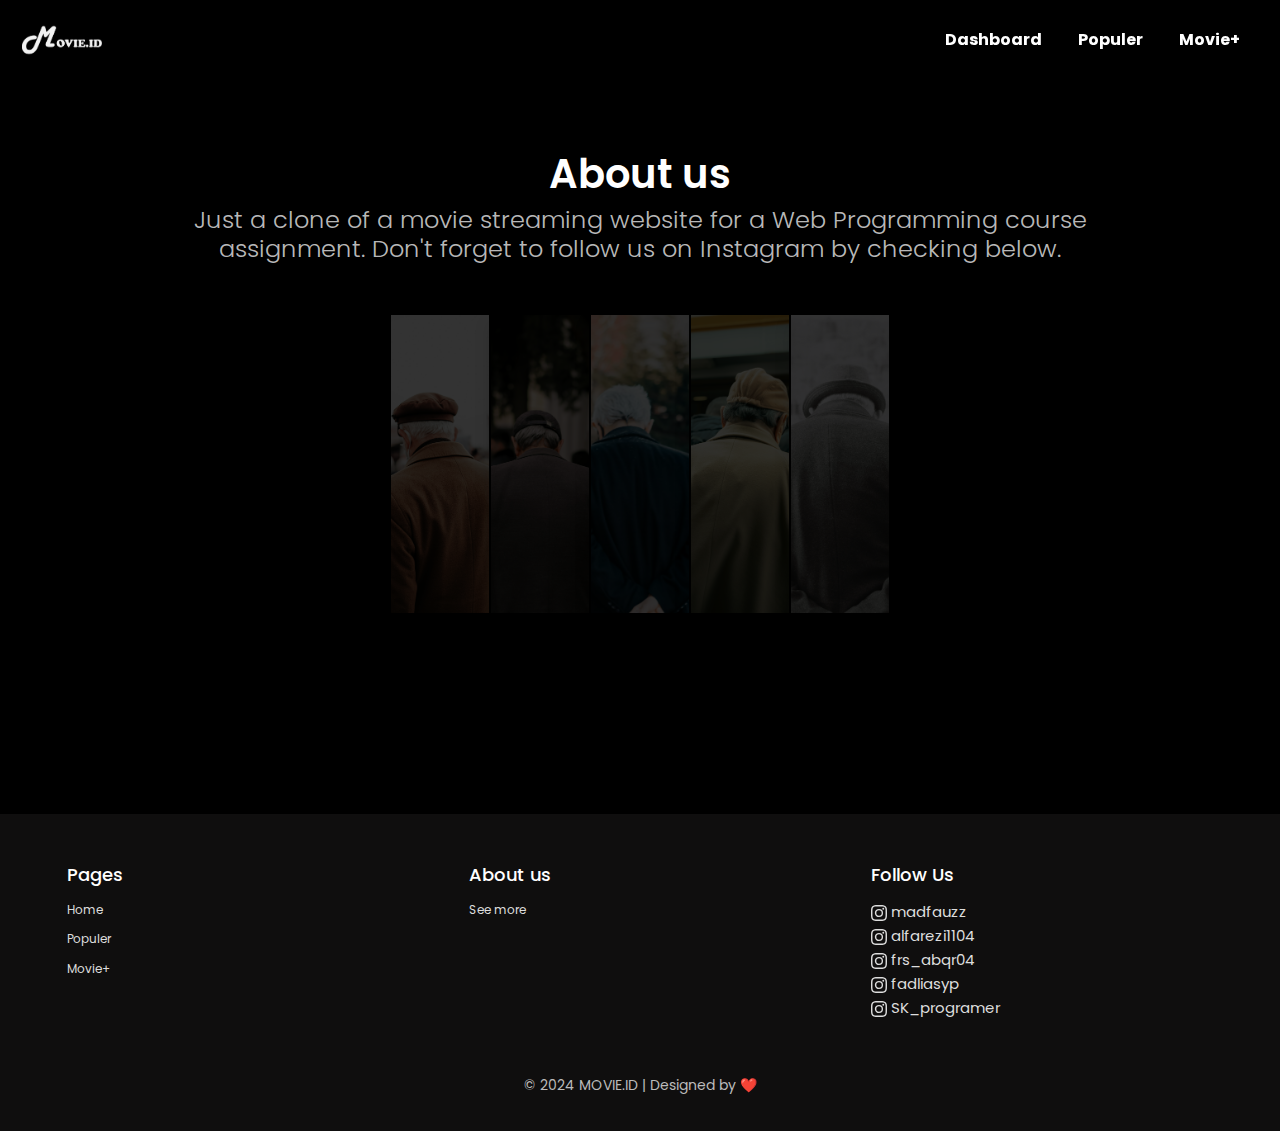
<file: menu/aboutus.html>
<!DOCTYPE html>
<html lang="en">
  <head>
    <meta charset="UTF-8" />
    <meta name="viewport" content="width=device-width, initial-scale=1.0" />

    <title>Movie ID</title>
    <link
      rel="stylesheet"
      href="https://cdn.jsdelivr.net/npm/bootstrap@5.3.3/dist/css/bootstrap.min.css"
      integrity="sha384-QWTKZyjpPEjISv5WaRU9OFeRpok6YctnYmDr5pNlyT2bRjXh0JMhjY6hW+ALEwIH"
      crossorigin="anonymous"
    />
    <link rel="stylesheet" href="aboutus.css" />
    <link rel="stylesheet" href="aboutus-responsive.css" />
    <link
      rel="shortcut icon"
      href="../bahan/lainnya/favicon.ico"
      type="image/x-icon"
    />
  </head>

  <body>
    <!-- NAVBAR -->
    <nav class="navbar navbar-expand-lg" id="navbar">
      <div class="container-fluid">
        <a class="navbar-brand" href="../index.html"
          ><img
            class="icon"
            src="../bahan/lainnya/logo.png"
            width="80px"
            alt=""
            srcset=""
        /></a>
        <button
          class="navbar-toggler"
          type="button"
          data-bs-toggle="collapse"
          data-bs-target="#navbarSupportedContent"
          aria-controls="navbarSupportedContent"
          aria-expanded="false"
          aria-label="Toggle navigation"
        >
          <span class="navbar-toggler-icon"></span>
        </button>

        <div class="collapse navbar-collapse" id="navbarSupportedContent">
          <ul class="navbar-nav">
            <li class="nav-item">
              <a class="nav-link" href="../index.html">Dashboard</a>
            </li>
            <li class="nav-item">
              <a class="nav-link" href="populer.html">Populer</a>
            </li>
            <li class="nav-item">
              <a class="nav-link" href="movieplus.html">Movie+</a>
            </li>
          </ul>
        </div>
      </div>
    </nav>

    <h2 id="title">About us</h2>
    <h4>
      Just a clone of a movie streaming website for a Web Programming course
      assignment. Don't forget to follow us on Instagram by checking below.
    </h4>
    <section id="container">
      <div class="p-1 frame">
        <div class="shadow"></div>
        <a
          class="name"
          href="https://www.instagram.com/madfauzz?utm_source=ig_web_button_share_sheet&igsh=ZDNlZDc0MzIxNw=="
          >Fauzi</a
        >
      </div>
      <div class="p-2 frame">
        <div class="shadow"></div>
        <a
          class="name"
          href="https://www.instagram.com/alfarezi1104?utm_source=ig_web_button_share_sheet&igsh=ZDNlZDc0MzIxNw=="
        >
          Dafa
        </a>
      </div>
      <div class="p-3 frame">
        <div class="shadow"></div>
        <a class="name" href="https://www.instagram.com/fadliasyp/"> Fadly </a>
      </div>
      <div class="p-4 frame">
        <div class="shadow"></div>
        <a
          class="name"
          href="https://www.instagram.com/frs_abqr04?utm_source=ig_web_button_share_sheet&igsh=ZDNlZDc0MzIxNw=="
        >
          Faris
        </a>
      </div>
      <div class="p-6 frame">
        <div class="shadow"></div>
        <a
          class="name"
          href="https://www.instagram.com/sk_programer/?utm_source=ig_web_button_share_sheet"
        >
          Subur
        </a>
      </div>
      <!-- <div class="p-5 frame">
        <div class="shadow"></div>
        <a
          class="name"
          href="https://www.instagram.com/sk_programer/?utm_source=ig_web_button_share_sheet"
        >
          Subur
        </a>
      </div> -->
    </section>

    <!-- Footer -->
    <footer class="footer">
      <div class="container">
        <!-- Footer Logo & Description -->
        <!-- Footer Navigation Links -->
        <div class="footer-section links">
          <h3>Pages</h3>
          <ul>
            <li><a href="../index.html">Home</a></li>
            <li><a href="populer.html">Populer</a></li>
            <li><a href="movieplus.html">Movie+</a></li>
          </ul>
        </div>

        <!-- Footer Contact Info -->
        <div class="footer-section contact">
          <h3>About us</h3>
          <ul>
            <!-- <li><i class="fas fa-envelope"></i> Ahmad fauzi</li>
          <li><i class="fas fa-envelope"></i> Dafa Alfarezi</li>
          <li><i class="fas fa-envelope"></i> Faris Abqari</li>
          <li><i class="fas fa-envelope"></i> Fadli Asyp</li>
          <li><i class="fas fa-envelope"></i> Subur kamdono</li> -->
            <li><a href="aboutus.html">See more</a></li>
          </ul>
        </div>

        <!-- Footer Social Media Links -->
        <div class="footer-section social">
          <h3>Follow Us</h3>
          <div class="social-links">
            <svg
              xmlns="http://www.w3.org/2000/svg"
              fill="currentColor"
              width="16"
              height="16"
              fill="currentColor"
              class="bi bi-instagram"
              viewBox="0 0 16 16"
            >
              <path
                d="M8 0C5.829 0 5.556.01 4.703.048 3.85.088 3.269.222 2.76.42a3.9 3.9 0 0 0-1.417.923A3.9 3.9 0 0 0 .42 2.76C.222 3.268.087 3.85.048 4.7.01 5.555 0 5.827 0 8.001c0 2.172.01 2.444.048 3.297.04.852.174 1.433.372 1.942.205.526.478.972.923 1.417.444.445.89.719 1.416.923.51.198 1.09.333 1.942.372C5.555 15.99 5.827 16 8 16s2.444-.01 3.298-.048c.851-.04 1.434-.174 1.943-.372a3.9 3.9 0 0 0 1.416-.923c.445-.445.718-.891.923-1.417.197-.509.332-1.09.372-1.942C15.99 10.445 16 10.173 16 8s-.01-2.445-.048-3.299c-.04-.851-.175-1.433-.372-1.941a3.9 3.9 0 0 0-.923-1.417A3.9 3.9 0 0 0 13.24.42c-.51-.198-1.092-.333-1.943-.372C10.443.01 10.172 0 7.998 0zm-.717 1.442h.718c2.136 0 2.389.007 3.232.046.78.035 1.204.166 1.486.275.373.145.64.319.92.599s.453.546.598.92c.11.281.24.705.275 1.485.039.843.047 1.096.047 3.231s-.008 2.389-.047 3.232c-.035.78-.166 1.203-.275 1.485a2.5 2.5 0 0 1-.599.919c-.28.28-.546.453-.92.598-.28.11-.704.24-1.485.276-.843.038-1.096.047-3.232.047s-2.39-.009-3.233-.047c-.78-.036-1.203-.166-1.485-.276a2.5 2.5 0 0 1-.92-.598 2.5 2.5 0 0 1-.6-.92c-.109-.281-.24-.705-.275-1.485-.038-.843-.046-1.096-.046-3.233s.008-2.388.046-3.231c.036-.78.166-1.204.276-1.486.145-.373.319-.64.599-.92s.546-.453.92-.598c.282-.11.705-.24 1.485-.276.738-.034 1.024-.044 2.515-.045zm4.988 1.328a.96.96 0 1 0 0 1.92.96.96 0 0 0 0-1.92m-4.27 1.122a4.109 4.109 0 1 0 0 8.217 4.109 4.109 0 0 0 0-8.217m0 1.441a2.667 2.667 0 1 1 0 5.334 2.667 2.667 0 0 1 0-5.334"
              />
            </svg>
            <a
              href="https://www.instagram.com/madfauzz?utm_source=ig_web_button_share_sheet&igsh=ZDNlZDc0MzIxNw=="
              >madfauzz</a
            >
          </div>
          <div class="social-links">
            <svg
              xmlns="http://www.w3.org/2000/svg"
              width="16"
              height="16"
              fill="currentColor"
              class="bi bi-instagram"
              viewBox="0 0 16 16"
            >
              <path
                d="M8 0C5.829 0 5.556.01 4.703.048 3.85.088 3.269.222 2.76.42a3.9 3.9 0 0 0-1.417.923A3.9 3.9 0 0 0 .42 2.76C.222 3.268.087 3.85.048 4.7.01 5.555 0 5.827 0 8.001c0 2.172.01 2.444.048 3.297.04.852.174 1.433.372 1.942.205.526.478.972.923 1.417.444.445.89.719 1.416.923.51.198 1.09.333 1.942.372C5.555 15.99 5.827 16 8 16s2.444-.01 3.298-.048c.851-.04 1.434-.174 1.943-.372a3.9 3.9 0 0 0 1.416-.923c.445-.445.718-.891.923-1.417.197-.509.332-1.09.372-1.942C15.99 10.445 16 10.173 16 8s-.01-2.445-.048-3.299c-.04-.851-.175-1.433-.372-1.941a3.9 3.9 0 0 0-.923-1.417A3.9 3.9 0 0 0 13.24.42c-.51-.198-1.092-.333-1.943-.372C10.443.01 10.172 0 7.998 0zm-.717 1.442h.718c2.136 0 2.389.007 3.232.046.78.035 1.204.166 1.486.275.373.145.64.319.92.599s.453.546.598.92c.11.281.24.705.275 1.485.039.843.047 1.096.047 3.231s-.008 2.389-.047 3.232c-.035.78-.166 1.203-.275 1.485a2.5 2.5 0 0 1-.599.919c-.28.28-.546.453-.92.598-.28.11-.704.24-1.485.276-.843.038-1.096.047-3.232.047s-2.39-.009-3.233-.047c-.78-.036-1.203-.166-1.485-.276a2.5 2.5 0 0 1-.92-.598 2.5 2.5 0 0 1-.6-.92c-.109-.281-.24-.705-.275-1.485-.038-.843-.046-1.096-.046-3.233s.008-2.388.046-3.231c.036-.78.166-1.204.276-1.486.145-.373.319-.64.599-.92s.546-.453.92-.598c.282-.11.705-.24 1.485-.276.738-.034 1.024-.044 2.515-.045zm4.988 1.328a.96.96 0 1 0 0 1.92.96.96 0 0 0 0-1.92m-4.27 1.122a4.109 4.109 0 1 0 0 8.217 4.109 4.109 0 0 0 0-8.217m0 1.441a2.667 2.667 0 1 1 0 5.334 2.667 2.667 0 0 1 0-5.334"
              />
            </svg>
            <a
              href="https://www.instagram.com/alfarezi1104?utm_source=ig_web_button_share_sheet&igsh=ZDNlZDc0MzIxNw=="
              >alfarezi1104</a
            >
          </div>
          <div class="social-links">
            <svg
              xmlns="http://www.w3.org/2000/svg"
              width="16"
              height="16"
              fill="currentColor"
              class="bi bi-instagram"
              viewBox="0 0 16 16"
            >
              <path
                d="M8 0C5.829 0 5.556.01 4.703.048 3.85.088 3.269.222 2.76.42a3.9 3.9 0 0 0-1.417.923A3.9 3.9 0 0 0 .42 2.76C.222 3.268.087 3.85.048 4.7.01 5.555 0 5.827 0 8.001c0 2.172.01 2.444.048 3.297.04.852.174 1.433.372 1.942.205.526.478.972.923 1.417.444.445.89.719 1.416.923.51.198 1.09.333 1.942.372C5.555 15.99 5.827 16 8 16s2.444-.01 3.298-.048c.851-.04 1.434-.174 1.943-.372a3.9 3.9 0 0 0 1.416-.923c.445-.445.718-.891.923-1.417.197-.509.332-1.09.372-1.942C15.99 10.445 16 10.173 16 8s-.01-2.445-.048-3.299c-.04-.851-.175-1.433-.372-1.941a3.9 3.9 0 0 0-.923-1.417A3.9 3.9 0 0 0 13.24.42c-.51-.198-1.092-.333-1.943-.372C10.443.01 10.172 0 7.998 0zm-.717 1.442h.718c2.136 0 2.389.007 3.232.046.78.035 1.204.166 1.486.275.373.145.64.319.92.599s.453.546.598.92c.11.281.24.705.275 1.485.039.843.047 1.096.047 3.231s-.008 2.389-.047 3.232c-.035.78-.166 1.203-.275 1.485a2.5 2.5 0 0 1-.599.919c-.28.28-.546.453-.92.598-.28.11-.704.24-1.485.276-.843.038-1.096.047-3.232.047s-2.39-.009-3.233-.047c-.78-.036-1.203-.166-1.485-.276a2.5 2.5 0 0 1-.92-.598 2.5 2.5 0 0 1-.6-.92c-.109-.281-.24-.705-.275-1.485-.038-.843-.046-1.096-.046-3.233s.008-2.388.046-3.231c.036-.78.166-1.204.276-1.486.145-.373.319-.64.599-.92s.546-.453.92-.598c.282-.11.705-.24 1.485-.276.738-.034 1.024-.044 2.515-.045zm4.988 1.328a.96.96 0 1 0 0 1.92.96.96 0 0 0 0-1.92m-4.27 1.122a4.109 4.109 0 1 0 0 8.217 4.109 4.109 0 0 0 0-8.217m0 1.441a2.667 2.667 0 1 1 0 5.334 2.667 2.667 0 0 1 0-5.334"
              />
            </svg>
            <a
              href="https://www.instagram.com/frs_abqr04?utm_source=ig_web_button_share_sheet&igsh=ZDNlZDc0MzIxNw=="
              >frs_abqr04</a
            >
          </div>

          <div class="social-links">
            <svg
              xmlns="http://www.w3.org/2000/svg"
              width="16"
              height="16"
              fill="currentColor"
              class="bi bi-instagram"
              viewBox="0 0 16 16"
            >
              <path
                d="M8 0C5.829 0 5.556.01 4.703.048 3.85.088 3.269.222 2.76.42a3.9 3.9 0 0 0-1.417.923A3.9 3.9 0 0 0 .42 2.76C.222 3.268.087 3.85.048 4.7.01 5.555 0 5.827 0 8.001c0 2.172.01 2.444.048 3.297.04.852.174 1.433.372 1.942.205.526.478.972.923 1.417.444.445.89.719 1.416.923.51.198 1.09.333 1.942.372C5.555 15.99 5.827 16 8 16s2.444-.01 3.298-.048c.851-.04 1.434-.174 1.943-.372a3.9 3.9 0 0 0 1.416-.923c.445-.445.718-.891.923-1.417.197-.509.332-1.09.372-1.942C15.99 10.445 16 10.173 16 8s-.01-2.445-.048-3.299c-.04-.851-.175-1.433-.372-1.941a3.9 3.9 0 0 0-.923-1.417A3.9 3.9 0 0 0 13.24.42c-.51-.198-1.092-.333-1.943-.372C10.443.01 10.172 0 7.998 0zm-.717 1.442h.718c2.136 0 2.389.007 3.232.046.78.035 1.204.166 1.486.275.373.145.64.319.92.599s.453.546.598.92c.11.281.24.705.275 1.485.039.843.047 1.096.047 3.231s-.008 2.389-.047 3.232c-.035.78-.166 1.203-.275 1.485a2.5 2.5 0 0 1-.599.919c-.28.28-.546.453-.92.598-.28.11-.704.24-1.485.276-.843.038-1.096.047-3.232.047s-2.39-.009-3.233-.047c-.78-.036-1.203-.166-1.485-.276a2.5 2.5 0 0 1-.92-.598 2.5 2.5 0 0 1-.6-.92c-.109-.281-.24-.705-.275-1.485-.038-.843-.046-1.096-.046-3.233s.008-2.388.046-3.231c.036-.78.166-1.204.276-1.486.145-.373.319-.64.599-.92s.546-.453.92-.598c.282-.11.705-.24 1.485-.276.738-.034 1.024-.044 2.515-.045zm4.988 1.328a.96.96 0 1 0 0 1.92.96.96 0 0 0 0-1.92m-4.27 1.122a4.109 4.109 0 1 0 0 8.217 4.109 4.109 0 0 0 0-8.217m0 1.441a2.667 2.667 0 1 1 0 5.334 2.667 2.667 0 0 1 0-5.334"
              />
            </svg>
            <a href="https://www.instagram.com/fadliasyp/">fadliasyp</a>
          </div>

          <div class="social-links">
            <svg
              xmlns="http://www.w3.org/2000/svg"
              width="16"
              height="16"
              fill="currentColor"
              class="bi bi-instagram"
              viewBox="0 0 16 16"
            >
              <path
                d="M8 0C5.829 0 5.556.01 4.703.048 3.85.088 3.269.222 2.76.42a3.9 3.9 0 0 0-1.417.923A3.9 3.9 0 0 0 .42 2.76C.222 3.268.087 3.85.048 4.7.01 5.555 0 5.827 0 8.001c0 2.172.01 2.444.048 3.297.04.852.174 1.433.372 1.942.205.526.478.972.923 1.417.444.445.89.719 1.416.923.51.198 1.09.333 1.942.372C5.555 15.99 5.827 16 8 16s2.444-.01 3.298-.048c.851-.04 1.434-.174 1.943-.372a3.9 3.9 0 0 0 1.416-.923c.445-.445.718-.891.923-1.417.197-.509.332-1.09.372-1.942C15.99 10.445 16 10.173 16 8s-.01-2.445-.048-3.299c-.04-.851-.175-1.433-.372-1.941a3.9 3.9 0 0 0-.923-1.417A3.9 3.9 0 0 0 13.24.42c-.51-.198-1.092-.333-1.943-.372C10.443.01 10.172 0 7.998 0zm-.717 1.442h.718c2.136 0 2.389.007 3.232.046.78.035 1.204.166 1.486.275.373.145.64.319.92.599s.453.546.598.92c.11.281.24.705.275 1.485.039.843.047 1.096.047 3.231s-.008 2.389-.047 3.232c-.035.78-.166 1.203-.275 1.485a2.5 2.5 0 0 1-.599.919c-.28.28-.546.453-.92.598-.28.11-.704.24-1.485.276-.843.038-1.096.047-3.232.047s-2.39-.009-3.233-.047c-.78-.036-1.203-.166-1.485-.276a2.5 2.5 0 0 1-.92-.598 2.5 2.5 0 0 1-.6-.92c-.109-.281-.24-.705-.275-1.485-.038-.843-.046-1.096-.046-3.233s.008-2.388.046-3.231c.036-.78.166-1.204.276-1.486.145-.373.319-.64.599-.92s.546-.453.92-.598c.282-.11.705-.24 1.485-.276.738-.034 1.024-.044 2.515-.045zm4.988 1.328a.96.96 0 1 0 0 1.92.96.96 0 0 0 0-1.92m-4.27 1.122a4.109 4.109 0 1 0 0 8.217 4.109 4.109 0 0 0 0-8.217m0 1.441a2.667 2.667 0 1 1 0 5.334 2.667 2.667 0 0 1 0-5.334"
              />
            </svg>
            <a
              href="https://www.instagram.com/sk_programer/?utm_source=ig_web_button_share_sheet"
              >SK_programer</a
            >
          </div>
        </div>
      </div>

      <div class="footer-bottom">
        &copy; 2024 MOVIE.ID | Designed by ❤️
        <!-- Hati merah -->
      </div>
    </footer>

    <script
      src="https://cdn.jsdelivr.net/npm/bootstrap@5.3.3/dist/js/bootstrap.min.js"
      integrity="sha384-0pUGZvbkm6XF6gxjEnlmuGrJXVbNuzT9qBBavbLwCsOGabYfZo0T0to5eqruptLy"
      crossorigin="anonymous"
    ></script>
    <script src="script.js"></script>
  </body>
</html>
</file>
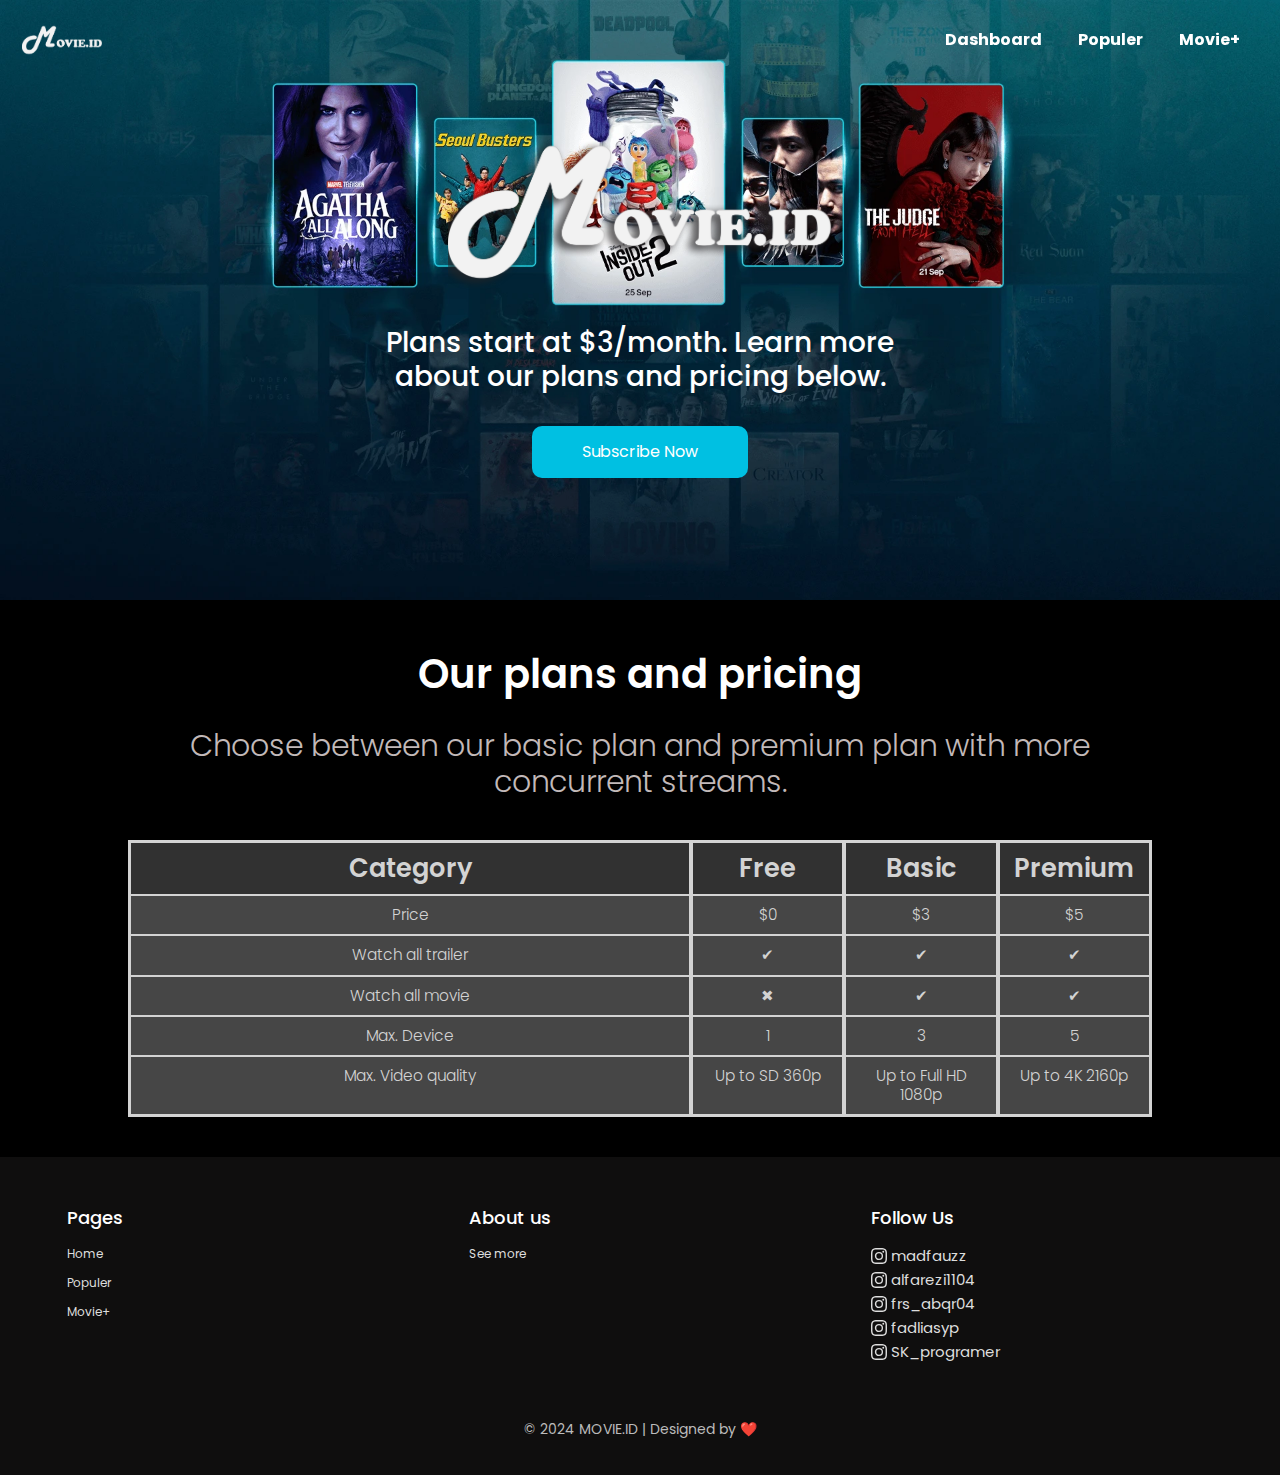
<file: menu/movieplus.html>
<!DOCTYPE html>
<html lang="en">
  <head>
    <meta charset="UTF-8" />
    <meta name="viewport" content="width=device-width, initial-scale=1.0" />

    <title>Movie ID</title>
    <link
      rel="stylesheet"
      href="https://cdn.jsdelivr.net/npm/bootstrap@5.3.3/dist/css/bootstrap.min.css"
      integrity="sha384-QWTKZyjpPEjISv5WaRU9OFeRpok6YctnYmDr5pNlyT2bRjXh0JMhjY6hW+ALEwIH"
      crossorigin="anonymous"
    />
    <link rel="stylesheet" href="movieplus.css" />
    <link rel="stylesheet" href="movieplus-responsive.css" />
    <link
      rel="shortcut icon"
      href="../bahan/lainnya/favicon.ico"
      type="image/x-icon"
    />
  </head>

  <body>
    <!-- NAVBAR -->
    <nav class="navbar navbar-expand-lg" id="navbar">
      <div class="container-fluid">
        <a class="navbar-brand" href="../index.html"
          ><img
            class="icon"
            src="../bahan/lainnya/logo.png"
            width="80px"
            alt=""
            srcset=""
        /></a>
        <button
          class="navbar-toggler"
          type="button"
          data-bs-toggle="collapse"
          data-bs-target="#navbarSupportedContent"
          aria-controls="navbarSupportedContent"
          aria-expanded="false"
          aria-label="Toggle navigation"
        >
          <span class="navbar-toggler-icon"></span>
        </button>

        <div class="collapse navbar-collapse" id="navbarSupportedContent">
          <ul class="navbar-nav">
            <li class="nav-item">
                <a class="nav-link" href="../index.html">Dashboard</a>
              </li>
            <li class="nav-item">
              <a class="nav-link" href="populer.html">Populer</a>
            </li>
            <li class="nav-item">
              <a class="nav-link" href="movieplus.html">Movie+</a>
            </li>
          </ul>
        </div>
      </div>
    </nav>

    <section id="jumbotron">
      <img src="../bahan/lainnya/logo_w_shadow.png" alt="" />
      <h1>
        Plans start at <span>&#36;</span>3/month. Learn more about our plans and
        pricing below.
      </h1>
      <button>Subscribe Now</button>
    </section>

    <h2 id="plans-title">Our plans and pricing</h2>
    <h4 id="plans-subtitle">Choose between our basic plan and premium plan with more concurrent streams.</h4>
    <section id="plans">
      <div class="category">
        <h2>Category</h2>
        <h4>Price</h4>
        <h4>Watch all trailer</h4>
        <h4>Watch all movie</h4>
        <h4>Max. Device</h4>
        <h4>Max. Video quality</h4>
      </div>
      <div class="free type-category">
        <h2>Free</h2>
        <h4><span>&#36;</span>0</h4>
        <h4><span>&#10004;</span></h4>
        <h4><span>&#10006;</span></h4>
        <h4>1</h4>
        <h4>Up to SD 360p</h4>
      </div>
      <div class="basic type-category">
        <h2>Basic</h2>
        <h4><span>&#36;</span>3</h4>
        <h4><span>&#10004;</span></h4>
        <h4><span>&#10004;</h4>
        <h4>3</h4>
        <h4>Up to Full HD 1080p</h4>
      </div>
      <div class="premium type-category">
        <h2>Premium</h2>
        <h4><span>&#36;</span>5</h4>
        <h4><span>&#10004;</span></h4>
        <h4><span>&#10004;</h4>
        <h4>5</h4>
        <h4>Up to 4K 2160p</h4>
      </div>
    </section>
    <!-- Footer -->
    <footer class="footer">
      <div class="container">
        <!-- Footer Logo & Description -->
        <!-- Footer Navigation Links -->
        <div class="footer-section links">
          <h3>Pages</h3>
          <ul>
            <li><a href="../index.html">Home</a></li>
            <li><a href="populer.html">Populer</a></li>
            <li><a href="movieplus.html">Movie+</a></li>
          </ul>
        </div>

        <!-- Footer Contact Info -->
        <div class="footer-section contact">
          <h3>About us</h3>
          <ul>
            <!-- <li><i class="fas fa-envelope"></i> Ahmad fauzi</li>
          <li><i class="fas fa-envelope"></i> Dafa Alfarezi</li>
          <li><i class="fas fa-envelope"></i> Faris Abqari</li>
          <li><i class="fas fa-envelope"></i> Fadli Asyp</li>
          <li><i class="fas fa-envelope"></i> Subur kamdono</li> -->
            <li><a href="aboutus.html">See more</a></li>
          </ul>
        </div>

        <!-- Footer Social Media Links -->
        <div class="footer-section social">
          <h3>Follow Us</h3>
          <div class="social-links">
            <svg
              xmlns="http://www.w3.org/2000/svg"
              fill="currentColor"
              width="16"
              height="16"
              fill="currentColor"
              class="bi bi-instagram"
              viewBox="0 0 16 16"
            >
              <path
                d="M8 0C5.829 0 5.556.01 4.703.048 3.85.088 3.269.222 2.76.42a3.9 3.9 0 0 0-1.417.923A3.9 3.9 0 0 0 .42 2.76C.222 3.268.087 3.85.048 4.7.01 5.555 0 5.827 0 8.001c0 2.172.01 2.444.048 3.297.04.852.174 1.433.372 1.942.205.526.478.972.923 1.417.444.445.89.719 1.416.923.51.198 1.09.333 1.942.372C5.555 15.99 5.827 16 8 16s2.444-.01 3.298-.048c.851-.04 1.434-.174 1.943-.372a3.9 3.9 0 0 0 1.416-.923c.445-.445.718-.891.923-1.417.197-.509.332-1.09.372-1.942C15.99 10.445 16 10.173 16 8s-.01-2.445-.048-3.299c-.04-.851-.175-1.433-.372-1.941a3.9 3.9 0 0 0-.923-1.417A3.9 3.9 0 0 0 13.24.42c-.51-.198-1.092-.333-1.943-.372C10.443.01 10.172 0 7.998 0zm-.717 1.442h.718c2.136 0 2.389.007 3.232.046.78.035 1.204.166 1.486.275.373.145.64.319.92.599s.453.546.598.92c.11.281.24.705.275 1.485.039.843.047 1.096.047 3.231s-.008 2.389-.047 3.232c-.035.78-.166 1.203-.275 1.485a2.5 2.5 0 0 1-.599.919c-.28.28-.546.453-.92.598-.28.11-.704.24-1.485.276-.843.038-1.096.047-3.232.047s-2.39-.009-3.233-.047c-.78-.036-1.203-.166-1.485-.276a2.5 2.5 0 0 1-.92-.598 2.5 2.5 0 0 1-.6-.92c-.109-.281-.24-.705-.275-1.485-.038-.843-.046-1.096-.046-3.233s.008-2.388.046-3.231c.036-.78.166-1.204.276-1.486.145-.373.319-.64.599-.92s.546-.453.92-.598c.282-.11.705-.24 1.485-.276.738-.034 1.024-.044 2.515-.045zm4.988 1.328a.96.96 0 1 0 0 1.92.96.96 0 0 0 0-1.92m-4.27 1.122a4.109 4.109 0 1 0 0 8.217 4.109 4.109 0 0 0 0-8.217m0 1.441a2.667 2.667 0 1 1 0 5.334 2.667 2.667 0 0 1 0-5.334"
              />
            </svg>
            <a
              href="https://www.instagram.com/madfauzz?utm_source=ig_web_button_share_sheet&igsh=ZDNlZDc0MzIxNw=="
              >madfauzz</a
            >
          </div>
          <div class="social-links">
            <svg
              xmlns="http://www.w3.org/2000/svg"
              width="16"
              height="16"
              fill="currentColor"
              class="bi bi-instagram"
              viewBox="0 0 16 16"
            >
              <path
                d="M8 0C5.829 0 5.556.01 4.703.048 3.85.088 3.269.222 2.76.42a3.9 3.9 0 0 0-1.417.923A3.9 3.9 0 0 0 .42 2.76C.222 3.268.087 3.85.048 4.7.01 5.555 0 5.827 0 8.001c0 2.172.01 2.444.048 3.297.04.852.174 1.433.372 1.942.205.526.478.972.923 1.417.444.445.89.719 1.416.923.51.198 1.09.333 1.942.372C5.555 15.99 5.827 16 8 16s2.444-.01 3.298-.048c.851-.04 1.434-.174 1.943-.372a3.9 3.9 0 0 0 1.416-.923c.445-.445.718-.891.923-1.417.197-.509.332-1.09.372-1.942C15.99 10.445 16 10.173 16 8s-.01-2.445-.048-3.299c-.04-.851-.175-1.433-.372-1.941a3.9 3.9 0 0 0-.923-1.417A3.9 3.9 0 0 0 13.24.42c-.51-.198-1.092-.333-1.943-.372C10.443.01 10.172 0 7.998 0zm-.717 1.442h.718c2.136 0 2.389.007 3.232.046.78.035 1.204.166 1.486.275.373.145.64.319.92.599s.453.546.598.92c.11.281.24.705.275 1.485.039.843.047 1.096.047 3.231s-.008 2.389-.047 3.232c-.035.78-.166 1.203-.275 1.485a2.5 2.5 0 0 1-.599.919c-.28.28-.546.453-.92.598-.28.11-.704.24-1.485.276-.843.038-1.096.047-3.232.047s-2.39-.009-3.233-.047c-.78-.036-1.203-.166-1.485-.276a2.5 2.5 0 0 1-.92-.598 2.5 2.5 0 0 1-.6-.92c-.109-.281-.24-.705-.275-1.485-.038-.843-.046-1.096-.046-3.233s.008-2.388.046-3.231c.036-.78.166-1.204.276-1.486.145-.373.319-.64.599-.92s.546-.453.92-.598c.282-.11.705-.24 1.485-.276.738-.034 1.024-.044 2.515-.045zm4.988 1.328a.96.96 0 1 0 0 1.92.96.96 0 0 0 0-1.92m-4.27 1.122a4.109 4.109 0 1 0 0 8.217 4.109 4.109 0 0 0 0-8.217m0 1.441a2.667 2.667 0 1 1 0 5.334 2.667 2.667 0 0 1 0-5.334"
              />
            </svg>
            <a
              href="https://www.instagram.com/alfarezi1104?utm_source=ig_web_button_share_sheet&igsh=ZDNlZDc0MzIxNw=="
              >alfarezi1104</a
            >
          </div>
          <div class="social-links">
            <svg
              xmlns="http://www.w3.org/2000/svg"
              width="16"
              height="16"
              fill="currentColor"
              class="bi bi-instagram"
              viewBox="0 0 16 16"
            >
              <path
                d="M8 0C5.829 0 5.556.01 4.703.048 3.85.088 3.269.222 2.76.42a3.9 3.9 0 0 0-1.417.923A3.9 3.9 0 0 0 .42 2.76C.222 3.268.087 3.85.048 4.7.01 5.555 0 5.827 0 8.001c0 2.172.01 2.444.048 3.297.04.852.174 1.433.372 1.942.205.526.478.972.923 1.417.444.445.89.719 1.416.923.51.198 1.09.333 1.942.372C5.555 15.99 5.827 16 8 16s2.444-.01 3.298-.048c.851-.04 1.434-.174 1.943-.372a3.9 3.9 0 0 0 1.416-.923c.445-.445.718-.891.923-1.417.197-.509.332-1.09.372-1.942C15.99 10.445 16 10.173 16 8s-.01-2.445-.048-3.299c-.04-.851-.175-1.433-.372-1.941a3.9 3.9 0 0 0-.923-1.417A3.9 3.9 0 0 0 13.24.42c-.51-.198-1.092-.333-1.943-.372C10.443.01 10.172 0 7.998 0zm-.717 1.442h.718c2.136 0 2.389.007 3.232.046.78.035 1.204.166 1.486.275.373.145.64.319.92.599s.453.546.598.92c.11.281.24.705.275 1.485.039.843.047 1.096.047 3.231s-.008 2.389-.047 3.232c-.035.78-.166 1.203-.275 1.485a2.5 2.5 0 0 1-.599.919c-.28.28-.546.453-.92.598-.28.11-.704.24-1.485.276-.843.038-1.096.047-3.232.047s-2.39-.009-3.233-.047c-.78-.036-1.203-.166-1.485-.276a2.5 2.5 0 0 1-.92-.598 2.5 2.5 0 0 1-.6-.92c-.109-.281-.24-.705-.275-1.485-.038-.843-.046-1.096-.046-3.233s.008-2.388.046-3.231c.036-.78.166-1.204.276-1.486.145-.373.319-.64.599-.92s.546-.453.92-.598c.282-.11.705-.24 1.485-.276.738-.034 1.024-.044 2.515-.045zm4.988 1.328a.96.96 0 1 0 0 1.92.96.96 0 0 0 0-1.92m-4.27 1.122a4.109 4.109 0 1 0 0 8.217 4.109 4.109 0 0 0 0-8.217m0 1.441a2.667 2.667 0 1 1 0 5.334 2.667 2.667 0 0 1 0-5.334"
              />
            </svg>
            <a
              href="https://www.instagram.com/frs_abqr04?utm_source=ig_web_button_share_sheet&igsh=ZDNlZDc0MzIxNw=="
              >frs_abqr04</a
            >
          </div>

          <div class="social-links">
            <svg
              xmlns="http://www.w3.org/2000/svg"
              width="16"
              height="16"
              fill="currentColor"
              class="bi bi-instagram"
              viewBox="0 0 16 16"
            >
              <path
                d="M8 0C5.829 0 5.556.01 4.703.048 3.85.088 3.269.222 2.76.42a3.9 3.9 0 0 0-1.417.923A3.9 3.9 0 0 0 .42 2.76C.222 3.268.087 3.85.048 4.7.01 5.555 0 5.827 0 8.001c0 2.172.01 2.444.048 3.297.04.852.174 1.433.372 1.942.205.526.478.972.923 1.417.444.445.89.719 1.416.923.51.198 1.09.333 1.942.372C5.555 15.99 5.827 16 8 16s2.444-.01 3.298-.048c.851-.04 1.434-.174 1.943-.372a3.9 3.9 0 0 0 1.416-.923c.445-.445.718-.891.923-1.417.197-.509.332-1.09.372-1.942C15.99 10.445 16 10.173 16 8s-.01-2.445-.048-3.299c-.04-.851-.175-1.433-.372-1.941a3.9 3.9 0 0 0-.923-1.417A3.9 3.9 0 0 0 13.24.42c-.51-.198-1.092-.333-1.943-.372C10.443.01 10.172 0 7.998 0zm-.717 1.442h.718c2.136 0 2.389.007 3.232.046.78.035 1.204.166 1.486.275.373.145.64.319.92.599s.453.546.598.92c.11.281.24.705.275 1.485.039.843.047 1.096.047 3.231s-.008 2.389-.047 3.232c-.035.78-.166 1.203-.275 1.485a2.5 2.5 0 0 1-.599.919c-.28.28-.546.453-.92.598-.28.11-.704.24-1.485.276-.843.038-1.096.047-3.232.047s-2.39-.009-3.233-.047c-.78-.036-1.203-.166-1.485-.276a2.5 2.5 0 0 1-.92-.598 2.5 2.5 0 0 1-.6-.92c-.109-.281-.24-.705-.275-1.485-.038-.843-.046-1.096-.046-3.233s.008-2.388.046-3.231c.036-.78.166-1.204.276-1.486.145-.373.319-.64.599-.92s.546-.453.92-.598c.282-.11.705-.24 1.485-.276.738-.034 1.024-.044 2.515-.045zm4.988 1.328a.96.96 0 1 0 0 1.92.96.96 0 0 0 0-1.92m-4.27 1.122a4.109 4.109 0 1 0 0 8.217 4.109 4.109 0 0 0 0-8.217m0 1.441a2.667 2.667 0 1 1 0 5.334 2.667 2.667 0 0 1 0-5.334"
              />
            </svg>
            <a href="https://www.instagram.com/fadliasyp/">fadliasyp</a>
          </div>

          <div class="social-links">
            <svg
              xmlns="http://www.w3.org/2000/svg"
              width="16"
              height="16"
              fill="currentColor"
              class="bi bi-instagram"
              viewBox="0 0 16 16"
            >
              <path
                d="M8 0C5.829 0 5.556.01 4.703.048 3.85.088 3.269.222 2.76.42a3.9 3.9 0 0 0-1.417.923A3.9 3.9 0 0 0 .42 2.76C.222 3.268.087 3.85.048 4.7.01 5.555 0 5.827 0 8.001c0 2.172.01 2.444.048 3.297.04.852.174 1.433.372 1.942.205.526.478.972.923 1.417.444.445.89.719 1.416.923.51.198 1.09.333 1.942.372C5.555 15.99 5.827 16 8 16s2.444-.01 3.298-.048c.851-.04 1.434-.174 1.943-.372a3.9 3.9 0 0 0 1.416-.923c.445-.445.718-.891.923-1.417.197-.509.332-1.09.372-1.942C15.99 10.445 16 10.173 16 8s-.01-2.445-.048-3.299c-.04-.851-.175-1.433-.372-1.941a3.9 3.9 0 0 0-.923-1.417A3.9 3.9 0 0 0 13.24.42c-.51-.198-1.092-.333-1.943-.372C10.443.01 10.172 0 7.998 0zm-.717 1.442h.718c2.136 0 2.389.007 3.232.046.78.035 1.204.166 1.486.275.373.145.64.319.92.599s.453.546.598.92c.11.281.24.705.275 1.485.039.843.047 1.096.047 3.231s-.008 2.389-.047 3.232c-.035.78-.166 1.203-.275 1.485a2.5 2.5 0 0 1-.599.919c-.28.28-.546.453-.92.598-.28.11-.704.24-1.485.276-.843.038-1.096.047-3.232.047s-2.39-.009-3.233-.047c-.78-.036-1.203-.166-1.485-.276a2.5 2.5 0 0 1-.92-.598 2.5 2.5 0 0 1-.6-.92c-.109-.281-.24-.705-.275-1.485-.038-.843-.046-1.096-.046-3.233s.008-2.388.046-3.231c.036-.78.166-1.204.276-1.486.145-.373.319-.64.599-.92s.546-.453.92-.598c.282-.11.705-.24 1.485-.276.738-.034 1.024-.044 2.515-.045zm4.988 1.328a.96.96 0 1 0 0 1.92.96.96 0 0 0 0-1.92m-4.27 1.122a4.109 4.109 0 1 0 0 8.217 4.109 4.109 0 0 0 0-8.217m0 1.441a2.667 2.667 0 1 1 0 5.334 2.667 2.667 0 0 1 0-5.334"
              />
            </svg>
            <a
              href="https://www.instagram.com/sk_programer/?utm_source=ig_web_button_share_sheet"
              >SK_programer</a
            >
          </div>
        </div>
      </div>

      <div class="footer-bottom">
        &copy; 2024 MOVIE.ID | Designed by ❤️
        <!-- Hati merah -->
      </div>
    </footer>

    <script
      src="https://cdn.jsdelivr.net/npm/bootstrap@5.3.3/dist/js/bootstrap.min.js"
      integrity="sha384-0pUGZvbkm6XF6gxjEnlmuGrJXVbNuzT9qBBavbLwCsOGabYfZo0T0to5eqruptLy"
      crossorigin="anonymous"
    ></script>
    <script src="script.js"></script>
  </body>
</html>
</file>
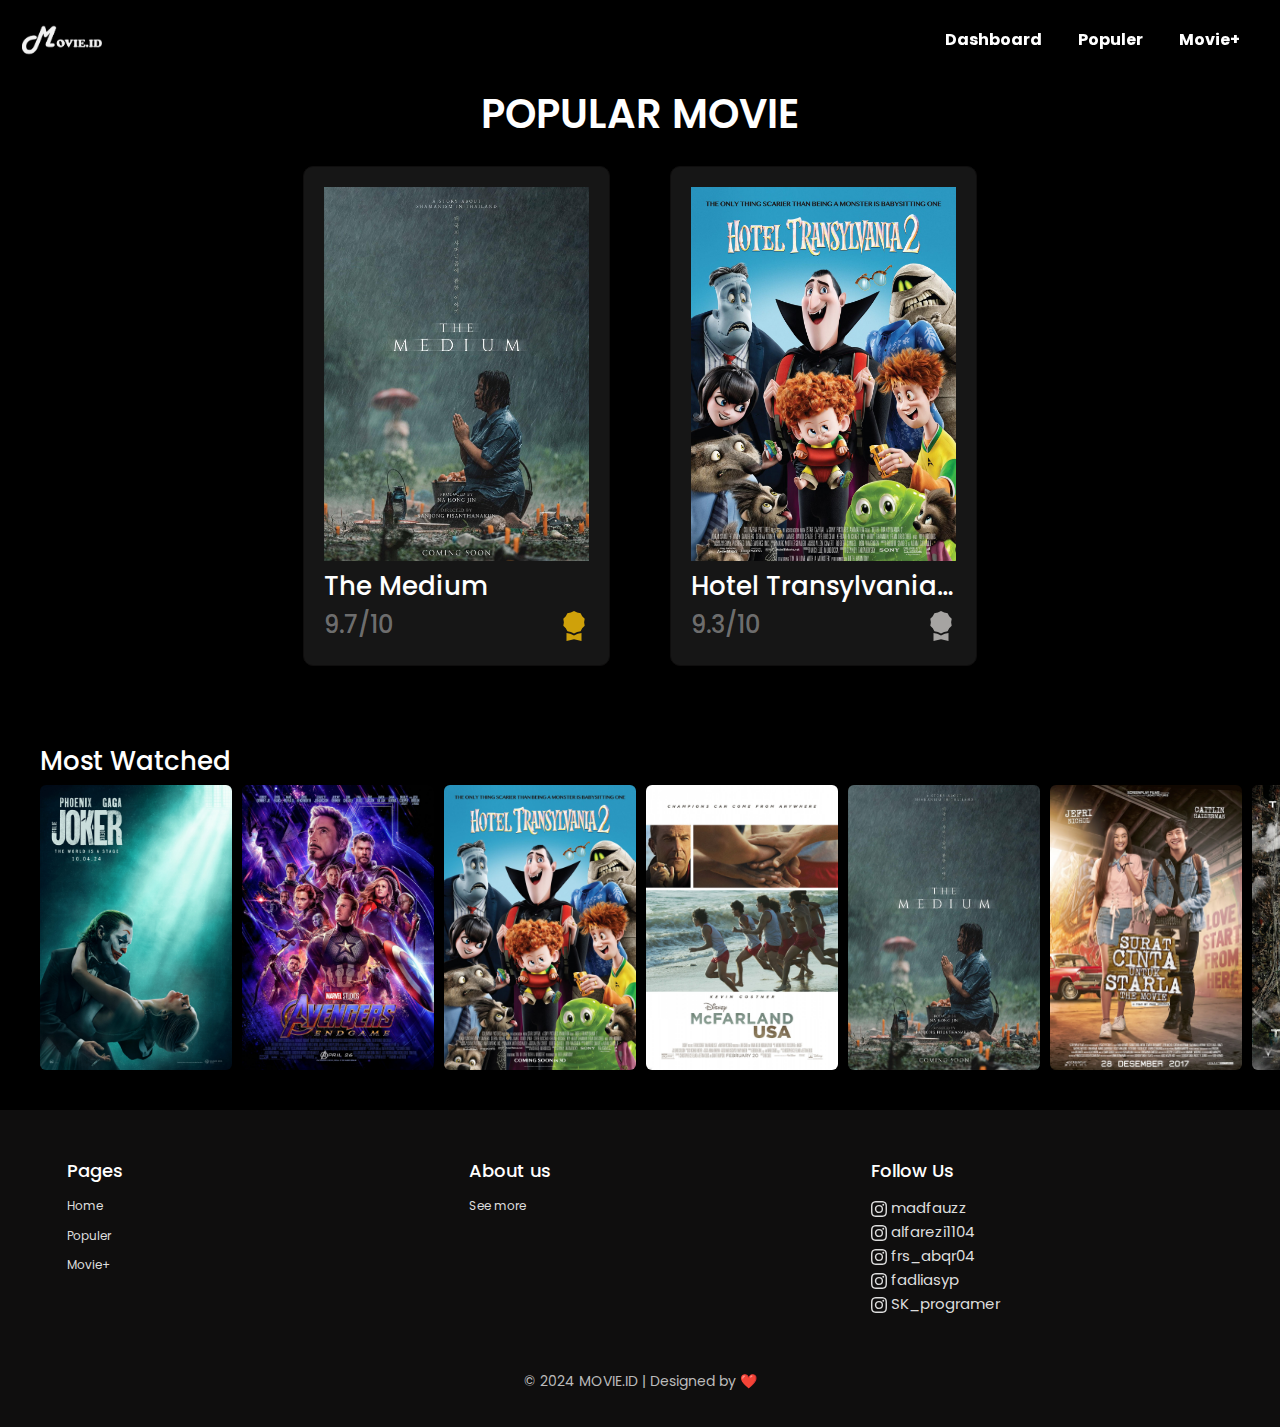
<file: menu/populer.html>
<!DOCTYPE html>
<html lang="en">
  <head>
    <meta charset="UTF-8" />
    <meta name="viewport" content="width=device-width, initial-scale=1.0" />

    <title>Movie ID</title>
    <link
      rel="stylesheet"
      href="https://cdn.jsdelivr.net/npm/bootstrap@5.3.3/dist/css/bootstrap.min.css"
      integrity="sha384-QWTKZyjpPEjISv5WaRU9OFeRpok6YctnYmDr5pNlyT2bRjXh0JMhjY6hW+ALEwIH"
      crossorigin="anonymous"
    />
    <link rel="stylesheet" href="populer.css" />
    <link rel="stylesheet" href="populer-responsive.css" />
    <link
      rel="shortcut icon"
      href="../bahan/lainnya/favicon.ico"
      type="image/x-icon"
    />
  </head>

  <body>
    <!-- NAVBAR -->
    <nav class="navbar navbar-expand-lg" id="navbar">
      <div class="container-fluid">
        <a class="navbar-brand" href="../index.html"
          ><img
            class="icon"
            src="../bahan/lainnya/logo.png"
            width="80px"
            alt=""
            srcset=""
        /></a>
        <button
          class="navbar-toggler"
          type="button"
          data-bs-toggle="collapse"
          data-bs-target="#navbarSupportedContent"
          aria-controls="navbarSupportedContent"
          aria-expanded="false"
          aria-label="Toggle navigation"
        >
          <span class="navbar-toggler-icon"></span>
        </button>

        <div class="collapse navbar-collapse" id="navbarSupportedContent">
          <ul class="navbar-nav">
            <li class="nav-item">
              <a class="nav-link" href="../index.html">Dashboard</a>
            </li>
            <li class="nav-item">
              <a class="nav-link" href="populer.html">Populer</a>
            </li>
            <li class="nav-item">
              <a class="nav-link" href="movieplus.html">Movie+</a>
            </li>
          </ul>
        </div>
      </div>
    </nav>

    <!-- POPULER -->

    <h2 id="populer-title">POPULAR MOVIE</h2>
    <section id="populer">
      <a class="populer-frame" href="../single_page/medium.html">
        <div class="populer-image">
          <img src="../bahan/poster/medium.jpg" alt="" />
        </div>
        <div class="populer-content">
          <div class="populer-title">
            <h3>The Medium</h3>
          </div>
          <div class="populer-icon">
            <h4>9.7/10</h4>
            <svg
              xmlns="http://www.w3.org/2000/svg"
              fill="currentColor"
              class="bi bi-award-fill award-1"
              viewBox="0 0 16 16"
            >
              <path
                d="m8 0 1.669.864 1.858.282.842 1.68 1.337 1.32L13.4 6l.306 1.854-1.337 1.32-.842 1.68-1.858.282L8 12l-1.669-.864-1.858-.282-.842-1.68-1.337-1.32L2.6 6l-.306-1.854 1.337-1.32.842-1.68L6.331.864z"
              />
              <path
                d="M4 11.794V16l4-1 4 1v-4.206l-2.018.306L8 13.126 6.018 12.1z"
              />
            </svg>
          </div>
        </div>
      </a>

      <a class="populer-frame" href="../single_page/transylvania.html">
        <div class="populer-image">
          <img src="../bahan/poster/hotel_transylvania_two.jpg" alt="" />
        </div>
        <div class="populer-content">
          <div class="populer-title">
            <h3>Hotel Transylvania 2</h3>
          </div>
          <div class="populer-icon">
            <h4>9.3/10</h4>
            <svg
              xmlns="http://www.w3.org/2000/svg"
              fill="currentColor"
              class="bi bi-award-fill award-2"
              viewBox="0 0 16 16"
            >
              <path
                d="m8 0 1.669.864 1.858.282.842 1.68 1.337 1.32L13.4 6l.306 1.854-1.337 1.32-.842 1.68-1.858.282L8 12l-1.669-.864-1.858-.282-.842-1.68-1.337-1.32L2.6 6l-.306-1.854 1.337-1.32.842-1.68L6.331.864z"
              />
              <path
                d="M4 11.794V16l4-1 4 1v-4.206l-2.018.306L8 13.126 6.018 12.1z"
              />
            </svg>
          </div>
        </div>
      </a>
    </section>

    <!-- list movie -->
    <section class="container-list-movie">
      <h6 id="konten-title">Most Watched</h6>
      <div id="konten" class="">
        <a href="../single_page/joker_2.html"
          ><img class="rounded-2" src="../bahan/poster/Joker_2.jpg" alt=""
        /></a>
        <a href="../single_page/avengers.html"
          ><img
            class="rounded-2"
            src="../bahan/poster/avengers_endgame.jpg"
            alt=""
        /></a>
        <a href="../single_page/transylvania.html"
          ><img
            class="rounded-2"
            src="../bahan/poster/hotel_transylvania_two.jpg"
            alt=""
        /></a>
        <a href="../single_page/mcfarland.html"
          ><img
            class="rounded-2"
            src="../bahan/poster/mcfarland_usa.jpg"
            alt=""
        /></a>
        <a href="../single_page/medium.html"
          ><img class="rounded-2" src="../bahan/poster/medium.jpg" alt=""
        /></a>
        <a href="../single_page/starla.html"
          ><img
            class="rounded-2"
            src="../bahan/poster/surat_cinta_untuk_starla_the_movie.jpg"
            alt=""
        /></a>
        <a href="../single_page/terminator.html"
          ><img
            class="rounded-2"
            src="../bahan/poster/terminator_salvation_ver2.jpg"
            alt=""
        /></a>
      </div>
    </section>

    <!-- Footer -->
    <footer class="footer">
      <div class="container">
        <!-- Footer Logo & Description -->
        <!-- Footer Navigation Links -->
        <div class="footer-section links">
          <h3>Pages</h3>
          <ul>
            <li><a href="../index.html">Home</a></li>
            <li><a href="populer.html">Populer</a></li>
            <li><a href="movieplus.html">Movie+</a></li>
          </ul>
        </div>

        <!-- Footer Contact Info -->
        <div class="footer-section contact">
          <h3>About us</h3>
          <ul>
            <!-- <li><i class="fas fa-envelope"></i> Ahmad fauzi</li>
          <li><i class="fas fa-envelope"></i> Dafa Alfarezi</li>
          <li><i class="fas fa-envelope"></i> Faris Abqari</li>
          <li><i class="fas fa-envelope"></i> Fadli Asyp</li>
          <li><i class="fas fa-envelope"></i> Subur kamdono</li> -->
            <li><a href="aboutus.html">See more</a></li>
          </ul>
        </div>

        <!-- Footer Social Media Links -->
        <div class="footer-section social">
          <h3>Follow Us</h3>
          <div class="social-links">
            <svg
              xmlns="http://www.w3.org/2000/svg"
              fill="currentColor"
              width="16"
              height="16"
              fill="currentColor"
              class="bi bi-instagram"
              viewBox="0 0 16 16"
            >
              <path
                d="M8 0C5.829 0 5.556.01 4.703.048 3.85.088 3.269.222 2.76.42a3.9 3.9 0 0 0-1.417.923A3.9 3.9 0 0 0 .42 2.76C.222 3.268.087 3.85.048 4.7.01 5.555 0 5.827 0 8.001c0 2.172.01 2.444.048 3.297.04.852.174 1.433.372 1.942.205.526.478.972.923 1.417.444.445.89.719 1.416.923.51.198 1.09.333 1.942.372C5.555 15.99 5.827 16 8 16s2.444-.01 3.298-.048c.851-.04 1.434-.174 1.943-.372a3.9 3.9 0 0 0 1.416-.923c.445-.445.718-.891.923-1.417.197-.509.332-1.09.372-1.942C15.99 10.445 16 10.173 16 8s-.01-2.445-.048-3.299c-.04-.851-.175-1.433-.372-1.941a3.9 3.9 0 0 0-.923-1.417A3.9 3.9 0 0 0 13.24.42c-.51-.198-1.092-.333-1.943-.372C10.443.01 10.172 0 7.998 0zm-.717 1.442h.718c2.136 0 2.389.007 3.232.046.78.035 1.204.166 1.486.275.373.145.64.319.92.599s.453.546.598.92c.11.281.24.705.275 1.485.039.843.047 1.096.047 3.231s-.008 2.389-.047 3.232c-.035.78-.166 1.203-.275 1.485a2.5 2.5 0 0 1-.599.919c-.28.28-.546.453-.92.598-.28.11-.704.24-1.485.276-.843.038-1.096.047-3.232.047s-2.39-.009-3.233-.047c-.78-.036-1.203-.166-1.485-.276a2.5 2.5 0 0 1-.92-.598 2.5 2.5 0 0 1-.6-.92c-.109-.281-.24-.705-.275-1.485-.038-.843-.046-1.096-.046-3.233s.008-2.388.046-3.231c.036-.78.166-1.204.276-1.486.145-.373.319-.64.599-.92s.546-.453.92-.598c.282-.11.705-.24 1.485-.276.738-.034 1.024-.044 2.515-.045zm4.988 1.328a.96.96 0 1 0 0 1.92.96.96 0 0 0 0-1.92m-4.27 1.122a4.109 4.109 0 1 0 0 8.217 4.109 4.109 0 0 0 0-8.217m0 1.441a2.667 2.667 0 1 1 0 5.334 2.667 2.667 0 0 1 0-5.334"
              />
            </svg>
            <a
              href="https://www.instagram.com/madfauzz?utm_source=ig_web_button_share_sheet&igsh=ZDNlZDc0MzIxNw=="
              >madfauzz</a
            >
          </div>
          <div class="social-links">
            <svg
              xmlns="http://www.w3.org/2000/svg"
              width="16"
              height="16"
              fill="currentColor"
              class="bi bi-instagram"
              viewBox="0 0 16 16"
            >
              <path
                d="M8 0C5.829 0 5.556.01 4.703.048 3.85.088 3.269.222 2.76.42a3.9 3.9 0 0 0-1.417.923A3.9 3.9 0 0 0 .42 2.76C.222 3.268.087 3.85.048 4.7.01 5.555 0 5.827 0 8.001c0 2.172.01 2.444.048 3.297.04.852.174 1.433.372 1.942.205.526.478.972.923 1.417.444.445.89.719 1.416.923.51.198 1.09.333 1.942.372C5.555 15.99 5.827 16 8 16s2.444-.01 3.298-.048c.851-.04 1.434-.174 1.943-.372a3.9 3.9 0 0 0 1.416-.923c.445-.445.718-.891.923-1.417.197-.509.332-1.09.372-1.942C15.99 10.445 16 10.173 16 8s-.01-2.445-.048-3.299c-.04-.851-.175-1.433-.372-1.941a3.9 3.9 0 0 0-.923-1.417A3.9 3.9 0 0 0 13.24.42c-.51-.198-1.092-.333-1.943-.372C10.443.01 10.172 0 7.998 0zm-.717 1.442h.718c2.136 0 2.389.007 3.232.046.78.035 1.204.166 1.486.275.373.145.64.319.92.599s.453.546.598.92c.11.281.24.705.275 1.485.039.843.047 1.096.047 3.231s-.008 2.389-.047 3.232c-.035.78-.166 1.203-.275 1.485a2.5 2.5 0 0 1-.599.919c-.28.28-.546.453-.92.598-.28.11-.704.24-1.485.276-.843.038-1.096.047-3.232.047s-2.39-.009-3.233-.047c-.78-.036-1.203-.166-1.485-.276a2.5 2.5 0 0 1-.92-.598 2.5 2.5 0 0 1-.6-.92c-.109-.281-.24-.705-.275-1.485-.038-.843-.046-1.096-.046-3.233s.008-2.388.046-3.231c.036-.78.166-1.204.276-1.486.145-.373.319-.64.599-.92s.546-.453.92-.598c.282-.11.705-.24 1.485-.276.738-.034 1.024-.044 2.515-.045zm4.988 1.328a.96.96 0 1 0 0 1.92.96.96 0 0 0 0-1.92m-4.27 1.122a4.109 4.109 0 1 0 0 8.217 4.109 4.109 0 0 0 0-8.217m0 1.441a2.667 2.667 0 1 1 0 5.334 2.667 2.667 0 0 1 0-5.334"
              />
            </svg>
            <a
              href="https://www.instagram.com/alfarezi1104?utm_source=ig_web_button_share_sheet&igsh=ZDNlZDc0MzIxNw=="
              >alfarezi1104</a
            >
          </div>
          <div class="social-links">
            <svg
              xmlns="http://www.w3.org/2000/svg"
              width="16"
              height="16"
              fill="currentColor"
              class="bi bi-instagram"
              viewBox="0 0 16 16"
            >
              <path
                d="M8 0C5.829 0 5.556.01 4.703.048 3.85.088 3.269.222 2.76.42a3.9 3.9 0 0 0-1.417.923A3.9 3.9 0 0 0 .42 2.76C.222 3.268.087 3.85.048 4.7.01 5.555 0 5.827 0 8.001c0 2.172.01 2.444.048 3.297.04.852.174 1.433.372 1.942.205.526.478.972.923 1.417.444.445.89.719 1.416.923.51.198 1.09.333 1.942.372C5.555 15.99 5.827 16 8 16s2.444-.01 3.298-.048c.851-.04 1.434-.174 1.943-.372a3.9 3.9 0 0 0 1.416-.923c.445-.445.718-.891.923-1.417.197-.509.332-1.09.372-1.942C15.99 10.445 16 10.173 16 8s-.01-2.445-.048-3.299c-.04-.851-.175-1.433-.372-1.941a3.9 3.9 0 0 0-.923-1.417A3.9 3.9 0 0 0 13.24.42c-.51-.198-1.092-.333-1.943-.372C10.443.01 10.172 0 7.998 0zm-.717 1.442h.718c2.136 0 2.389.007 3.232.046.78.035 1.204.166 1.486.275.373.145.64.319.92.599s.453.546.598.92c.11.281.24.705.275 1.485.039.843.047 1.096.047 3.231s-.008 2.389-.047 3.232c-.035.78-.166 1.203-.275 1.485a2.5 2.5 0 0 1-.599.919c-.28.28-.546.453-.92.598-.28.11-.704.24-1.485.276-.843.038-1.096.047-3.232.047s-2.39-.009-3.233-.047c-.78-.036-1.203-.166-1.485-.276a2.5 2.5 0 0 1-.92-.598 2.5 2.5 0 0 1-.6-.92c-.109-.281-.24-.705-.275-1.485-.038-.843-.046-1.096-.046-3.233s.008-2.388.046-3.231c.036-.78.166-1.204.276-1.486.145-.373.319-.64.599-.92s.546-.453.92-.598c.282-.11.705-.24 1.485-.276.738-.034 1.024-.044 2.515-.045zm4.988 1.328a.96.96 0 1 0 0 1.92.96.96 0 0 0 0-1.92m-4.27 1.122a4.109 4.109 0 1 0 0 8.217 4.109 4.109 0 0 0 0-8.217m0 1.441a2.667 2.667 0 1 1 0 5.334 2.667 2.667 0 0 1 0-5.334"
              />
            </svg>
            <a
              href="https://www.instagram.com/frs_abqr04?utm_source=ig_web_button_share_sheet&igsh=ZDNlZDc0MzIxNw=="
              >frs_abqr04</a
            >
          </div>

          <div class="social-links">
            <svg
              xmlns="http://www.w3.org/2000/svg"
              width="16"
              height="16"
              fill="currentColor"
              class="bi bi-instagram"
              viewBox="0 0 16 16"
            >
              <path
                d="M8 0C5.829 0 5.556.01 4.703.048 3.85.088 3.269.222 2.76.42a3.9 3.9 0 0 0-1.417.923A3.9 3.9 0 0 0 .42 2.76C.222 3.268.087 3.85.048 4.7.01 5.555 0 5.827 0 8.001c0 2.172.01 2.444.048 3.297.04.852.174 1.433.372 1.942.205.526.478.972.923 1.417.444.445.89.719 1.416.923.51.198 1.09.333 1.942.372C5.555 15.99 5.827 16 8 16s2.444-.01 3.298-.048c.851-.04 1.434-.174 1.943-.372a3.9 3.9 0 0 0 1.416-.923c.445-.445.718-.891.923-1.417.197-.509.332-1.09.372-1.942C15.99 10.445 16 10.173 16 8s-.01-2.445-.048-3.299c-.04-.851-.175-1.433-.372-1.941a3.9 3.9 0 0 0-.923-1.417A3.9 3.9 0 0 0 13.24.42c-.51-.198-1.092-.333-1.943-.372C10.443.01 10.172 0 7.998 0zm-.717 1.442h.718c2.136 0 2.389.007 3.232.046.78.035 1.204.166 1.486.275.373.145.64.319.92.599s.453.546.598.92c.11.281.24.705.275 1.485.039.843.047 1.096.047 3.231s-.008 2.389-.047 3.232c-.035.78-.166 1.203-.275 1.485a2.5 2.5 0 0 1-.599.919c-.28.28-.546.453-.92.598-.28.11-.704.24-1.485.276-.843.038-1.096.047-3.232.047s-2.39-.009-3.233-.047c-.78-.036-1.203-.166-1.485-.276a2.5 2.5 0 0 1-.92-.598 2.5 2.5 0 0 1-.6-.92c-.109-.281-.24-.705-.275-1.485-.038-.843-.046-1.096-.046-3.233s.008-2.388.046-3.231c.036-.78.166-1.204.276-1.486.145-.373.319-.64.599-.92s.546-.453.92-.598c.282-.11.705-.24 1.485-.276.738-.034 1.024-.044 2.515-.045zm4.988 1.328a.96.96 0 1 0 0 1.92.96.96 0 0 0 0-1.92m-4.27 1.122a4.109 4.109 0 1 0 0 8.217 4.109 4.109 0 0 0 0-8.217m0 1.441a2.667 2.667 0 1 1 0 5.334 2.667 2.667 0 0 1 0-5.334"
              />
            </svg>
            <a href="https://www.instagram.com/fadliasyp/">fadliasyp</a>
          </div>

          <div class="social-links">
            <svg
              xmlns="http://www.w3.org/2000/svg"
              width="16"
              height="16"
              fill="currentColor"
              class="bi bi-instagram"
              viewBox="0 0 16 16"
            >
              <path
                d="M8 0C5.829 0 5.556.01 4.703.048 3.85.088 3.269.222 2.76.42a3.9 3.9 0 0 0-1.417.923A3.9 3.9 0 0 0 .42 2.76C.222 3.268.087 3.85.048 4.7.01 5.555 0 5.827 0 8.001c0 2.172.01 2.444.048 3.297.04.852.174 1.433.372 1.942.205.526.478.972.923 1.417.444.445.89.719 1.416.923.51.198 1.09.333 1.942.372C5.555 15.99 5.827 16 8 16s2.444-.01 3.298-.048c.851-.04 1.434-.174 1.943-.372a3.9 3.9 0 0 0 1.416-.923c.445-.445.718-.891.923-1.417.197-.509.332-1.09.372-1.942C15.99 10.445 16 10.173 16 8s-.01-2.445-.048-3.299c-.04-.851-.175-1.433-.372-1.941a3.9 3.9 0 0 0-.923-1.417A3.9 3.9 0 0 0 13.24.42c-.51-.198-1.092-.333-1.943-.372C10.443.01 10.172 0 7.998 0zm-.717 1.442h.718c2.136 0 2.389.007 3.232.046.78.035 1.204.166 1.486.275.373.145.64.319.92.599s.453.546.598.92c.11.281.24.705.275 1.485.039.843.047 1.096.047 3.231s-.008 2.389-.047 3.232c-.035.78-.166 1.203-.275 1.485a2.5 2.5 0 0 1-.599.919c-.28.28-.546.453-.92.598-.28.11-.704.24-1.485.276-.843.038-1.096.047-3.232.047s-2.39-.009-3.233-.047c-.78-.036-1.203-.166-1.485-.276a2.5 2.5 0 0 1-.92-.598 2.5 2.5 0 0 1-.6-.92c-.109-.281-.24-.705-.275-1.485-.038-.843-.046-1.096-.046-3.233s.008-2.388.046-3.231c.036-.78.166-1.204.276-1.486.145-.373.319-.64.599-.92s.546-.453.92-.598c.282-.11.705-.24 1.485-.276.738-.034 1.024-.044 2.515-.045zm4.988 1.328a.96.96 0 1 0 0 1.92.96.96 0 0 0 0-1.92m-4.27 1.122a4.109 4.109 0 1 0 0 8.217 4.109 4.109 0 0 0 0-8.217m0 1.441a2.667 2.667 0 1 1 0 5.334 2.667 2.667 0 0 1 0-5.334"
              />
            </svg>
            <a
              href="https://www.instagram.com/sk_programer/?utm_source=ig_web_button_share_sheet"
              >SK_programer</a
            >
          </div>
        </div>
      </div>

      <div class="footer-bottom">
        &copy; 2024 MOVIE.ID | Designed by ❤️
        <!-- Hati merah -->
      </div>
    </footer>

    <script
      src="https://cdn.jsdelivr.net/npm/bootstrap@5.3.3/dist/js/bootstrap.min.js"
      integrity="sha384-0pUGZvbkm6XF6gxjEnlmuGrJXVbNuzT9qBBavbLwCsOGabYfZo0T0to5eqruptLy"
      crossorigin="anonymous"
    ></script>
    <script src="script.js"></script>
  </body>
</html>
</file>
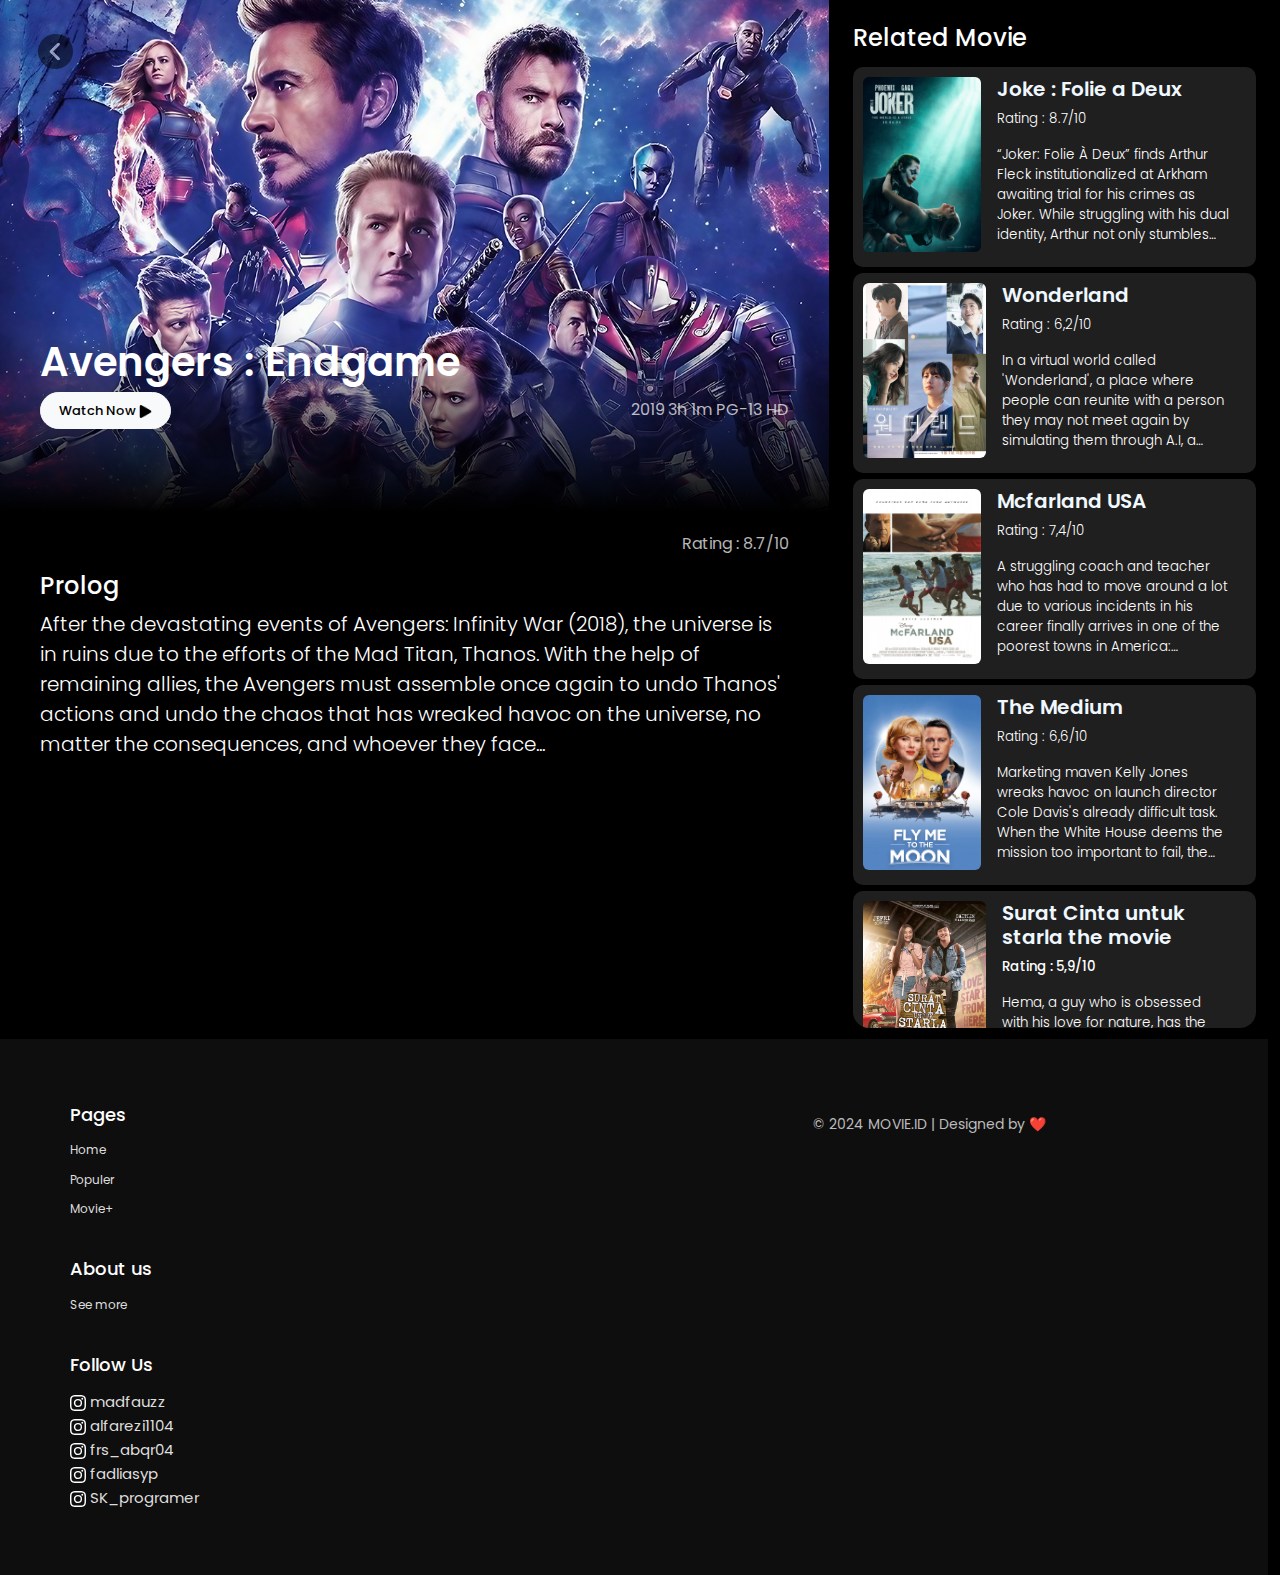
<file: single_page/avengers.html>
<!DOCTYPE html>
<html lang="en">
  <head>
    <meta charset="UTF-8" />
    <meta name="viewport" content="width=device-width, initial-scale=1.0" />
    <title>Movie ID</title>
    <link
      rel="stylesheet"
      href="https://cdn.jsdelivr.net/npm/bootstrap@5.3.3/dist/css/bootstrap.min.css"
      integrity="sha384-QWTKZyjpPEjISv5WaRU9OFeRpok6YctnYmDr5pNlyT2bRjXh0JMhjY6hW+ALEwIH"
      crossorigin="anonymous"
    />
    <link rel="stylesheet" href="css/style.css" />
    <link rel="stylesheet" href="css/responsive.css" />
    <link
      rel="shortcut icon"
      href="../bahan/lainnya/favicon.ico"
      type="image/x-icon"
    />

    <style>
      #cover {
        width: 100%;
        background: url(../bahan/poster-landscape/Avengers_Endgame.png) no-repeat
          top center;
        background-size: cover;
        display: flex;
        justify-content: center;
        align-items: end;
      }
    </style>
  </head>

  <body>
    <!-- cover-container -->
    <section id="cover-container" class="col-8">
      <!-- pembungkus poster + video + title (gambarnya ada di css)  -->
      <section>
        <div id="cover">
          <!-- back button -->
          <a id="back-button" href="../index.html">
            <img class="mt-4 ms-2" src="../bahan/lainnya/previous.png" alt="" />
          </a>

          <!-- videonya -->
          <video class="d-none" controls>
            <source
              src="../bahan/trailer/Trailer Avengers Endgame.mp4"
              type="video/mp4"
            />
          </video>

          <!-- judul + durasi + play button + gradient -->
          <div id="title" class="row">
            <span class="movie-title">Avengers : Endgame</span>
            <div class="title-play-duration">
              <div id="play-button">
                <button type="button" class="btn btn-light rounded-pill">
                  Watch Now
                  <img
                    id="play-image"
                    src="../bahan/lainnya/play-button-arrowhead.png"
                    alt=""
                  />
                </button>
              </div>
              <div id="duration" class="text-end">2019 3h 1m PG-13 HD</div>
            </div>
          </div>
        </div>
      </section>

      <!-- prolog -->
      <section id="desc" class="">
        <p id="rating">Rating : 8.7/10</p>

        <h5 class="prolog-title">Prolog</h5>
        <p class="prolog">
          After the devastating events of Avengers: Infinity War (2018), the
          universe is in ruins due to the efforts of the Mad Titan, Thanos. With
          the help of remaining allies, the Avengers must assemble once again to
          undo Thanos' actions and undo the chaos that has wreaked havoc on the
          universe, no matter the consequences, and whoever they face...
        </p>
      </section>

      <!-- slider 1 (horizontal) -->
      <section id="slider-1" class="my-4">
        <h6 id="konten-title">Related Movie</h6>
        <div id="konten" class="">
          <a href="../single_page/joker_2.html"
            ><img class="rounded-2" src="../bahan/poster/Joker_2.jpg" alt=""
          /></a>
          <a href="../single_page/wonderland.html"
            ><img
              class="rounded-2"
              src="../bahan/poster/wonderland.jpeg"
              alt=""
          /></a>
          <a href="../single_page/mcfarland.html"
            ><img
              class="rounded-2"
              src="../bahan/poster/mcfarland_usa.jpg"
              alt=""
          /></a>
          <a href="../single_page/fly_me_to_the_moon.html"
            ><img class="rounded-2" src="../bahan/poster/Fly Me to the Moon.jpg" alt=""
          /></a>
          <a href="../single_page/starla.html"
            ><img
              class="rounded-2"
              src="../bahan/poster/surat_cinta_untuk_starla_the_movie.jpg"
              alt=""
          /></a>
          <a href="../single_page/terminator.html"
            ><img
              class="rounded-2"
              src="../bahan/poster/terminator_salvation_ver2.jpg"
              alt=""
          /></a>
        </div>
      </section>
    </section>
    <!-- end of cover-container -->

    <!-- container slider 2 -->
    <section id="slider-2" class="col-4 mb-5">
      <h4 id="konten-title-2" class="pt-4">Related Movie</h4>

      <!-- slider 2 (vertikal) -->
      <section id="konten-2-container" class="rounded-4">
        <div id="konten-2">
          <a href="joker_2.html"
            ><img class="rounded-2" src="../bahan/poster/Joker_2.jpg" alt="" />
            <div class="px-3 text-content-slider-2">
              <h5>Joke : Folie a Deux</h5>
              <p class="Rating">Rating : 8.7/10</p>
              <div class="konten-2-prolog">
                <p>
                  “Joker: Folie À Deux” finds Arthur Fleck institutionalized at
                  Arkham awaiting trial for his crimes as Joker. While
                  struggling with his dual identity, Arthur not only stumbles
                  upon true love, but also finds the music that's always been
                  inside him.
                </p>
              </div>
            </div>
          </a>
          <a href="wonderland.html"
            ><img
              class="rounded-2"
              src="../bahan/poster/wonderland.jpeg"
              alt=""
            />
            <div class="px-3 text-content-slider-2">
              <h5>Wonderland</h5>
              <p class="Rating">Rating : 6,2/10</p>
              <div class="konten-2-prolog">
                <p>
                  In a virtual world called 'Wonderland', a place where people can reunite with a person they may not meet again by simulating them through A.I, a woman in her 20s requests to meet her lover who is in a coma, and a man in his 40s requests to meet his wife who passed away.
                </p>
              </div>
            </div>
          </a>
          <a href="mcfarland.html"
            ><img
              class="rounded-2"
              src="../bahan/poster/mcfarland_usa.jpg"
              alt=""
            />
            <div class="px-3 text-content-slider-2">
              <h5>Mcfarland USA</h5>
              <p class="Rating">Rating : 7,4/10</p>
              <div class="konten-2-prolog">
                <p>
                  A struggling coach and teacher who has had to move around a
                  lot due to various incidents in his career finally arrives in
                  one of the poorest towns in America: McFarland, California.
                  There he finds hidden potential in several high school kids
                  and slowly transforms them into champion runners and brings
                  them closer than he ever imagined.
                </p>
              </div>
            </div>
          </a>
          <a href="fly_me_to_the_moon.html"
            ><img class="rounded-2" src="../bahan/poster/Fly Me to the Moon.jpg" alt="" />
            <div class="px-3 text-content-slider-2">
              <h5>The Medium</h5>
              <p class="Rating">Rating : 6,6/10</p>
              <div class="konten-2-prolog">
                <p>
                  Marketing maven Kelly Jones wreaks havoc on launch director Cole Davis's already difficult task. When the White House deems the mission too important to fail, the countdown truly begins.
                </p>
              </div>
            </div>
          </a>

          <a href="starla.html"
            ><img
              class="rounded-2"
              src="../bahan/poster/surat_cinta_untuk_starla_the_movie.jpg"
              alt=""
            />
            <div class="px-3">
              <h5>Surat Cinta untuk starla the movie</h5>
              <p class="rating">Rating : 5,9/10</p>
              <p>
                Hema, a guy who is obsessed with his love for nature, has the
                uniqueness of making love letters to nature. With the help of
                his old typewriter, a legacy from his grandfather, a former
                journalist, Hema makes a mural that shows how much Hema loves
                nature. Nature is the only love Hema knows. Until one day Hema
                meets Starla. A beautiful and independent girl who has managed
                to make him fall in love in 6 hours. For the first time, Hema
                realizes that there is a love letter that is more beautiful than
                a love letter to nature, namely a love letter to Starla.
                However, when Hema and Starla get closer, Starla's attitude
                suddenly changes. Starla gets angry and distances herself from
                Hema and even tells Hema to forget the 6 hours of their story
                that went viral on social media and was even broadcast on the
                radio by Athena, Hema's best friend. Until one day Hema finds
                out the reason for Starla's change in attitude towards her which
                is related to a secret from Hema's family's past.
              </p>
            </div>
          </a>
          <a href="terminator.html"
            ><img
              class="rounded-2"
              src="../bahan/poster/terminator_salvation_ver2.jpg"
              alt=""
            />
            <div class="px-3">
              <h5>Terminator Salvation</h5>
              <p class="rating">Rating : 6,5/10</p>
              <p>
                In 2018, Skynet has destroyed most of humanity and the survivors
                are hiding underground from the machine army, known as
                "Terminators". After a failed attack on Skynet's headquarters,
                John Connor, the man destined to lead the Resistance is the only
                survivor. On the other hand, Marcus Wright, who only remembers
                being on death row, meets Kyle Reese and Connor believes that he
                was sent from the future to kill him. Now Marcus and John must
                work together to save Kyle Reese and the humans captured by the
                machines.
              </p>
            </div>
          </a>
        </div>
      </section>
      <!-- end of slider 2 -->
    </section>
    <!-- end container slider 2 -->

    <!-- Footer -->
    <footer class="footer mt-4">
      <div class="container">
        <!-- Footer Logo & Description -->
        <!-- Footer Navigation Links -->
        <div class="footer-section links">
          <div class="footer-section links">
            <h3>Pages</h3>
            <ul>
              <li><a href="../index.html">Home</a></li>
              <li><a href="../menu/populer.html">Populer</a></li>
              <li><a href="../menu/movieplus.html">Movie+</a></li>
            </ul>
          </div>
          <!-- Footer Contact Info -->
          <div class="footer-section contact">
            <h3>About us</h3>
            <ul>
              <!-- <li><i class="fas fa-envelope"></i> Ahmad fauzi</li>
            <li><i class="fas fa-envelope"></i> Dafa Alfarezi</li>
            <li><i class="fas fa-envelope"></i> Faris Abqari</li>
            <li><i class="fas fa-envelope"></i> Fadli Asyp</li>
            <li><i class="fas fa-envelope"></i> Subur kamdono</li> -->
              <li><a href="../menu/aboutus.html">See more</a></li>
            </ul>
          </div>

        <!-- Footer Social Media Links -->
        <div class="footer-section social">
          <h3>Follow Us</h3>
          <div class="social-links">
            <svg
              xmlns="http://www.w3.org/2000/svg"
              fill="currentColor"
              width="16"
              height="16"
              fill="currentColor"
              class="bi bi-instagram"
              viewBox="0 0 16 16"
            >
              <path
                d="M8 0C5.829 0 5.556.01 4.703.048 3.85.088 3.269.222 2.76.42a3.9 3.9 0 0 0-1.417.923A3.9 3.9 0 0 0 .42 2.76C.222 3.268.087 3.85.048 4.7.01 5.555 0 5.827 0 8.001c0 2.172.01 2.444.048 3.297.04.852.174 1.433.372 1.942.205.526.478.972.923 1.417.444.445.89.719 1.416.923.51.198 1.09.333 1.942.372C5.555 15.99 5.827 16 8 16s2.444-.01 3.298-.048c.851-.04 1.434-.174 1.943-.372a3.9 3.9 0 0 0 1.416-.923c.445-.445.718-.891.923-1.417.197-.509.332-1.09.372-1.942C15.99 10.445 16 10.173 16 8s-.01-2.445-.048-3.299c-.04-.851-.175-1.433-.372-1.941a3.9 3.9 0 0 0-.923-1.417A3.9 3.9 0 0 0 13.24.42c-.51-.198-1.092-.333-1.943-.372C10.443.01 10.172 0 7.998 0zm-.717 1.442h.718c2.136 0 2.389.007 3.232.046.78.035 1.204.166 1.486.275.373.145.64.319.92.599s.453.546.598.92c.11.281.24.705.275 1.485.039.843.047 1.096.047 3.231s-.008 2.389-.047 3.232c-.035.78-.166 1.203-.275 1.485a2.5 2.5 0 0 1-.599.919c-.28.28-.546.453-.92.598-.28.11-.704.24-1.485.276-.843.038-1.096.047-3.232.047s-2.39-.009-3.233-.047c-.78-.036-1.203-.166-1.485-.276a2.5 2.5 0 0 1-.92-.598 2.5 2.5 0 0 1-.6-.92c-.109-.281-.24-.705-.275-1.485-.038-.843-.046-1.096-.046-3.233s.008-2.388.046-3.231c.036-.78.166-1.204.276-1.486.145-.373.319-.64.599-.92s.546-.453.92-.598c.282-.11.705-.24 1.485-.276.738-.034 1.024-.044 2.515-.045zm4.988 1.328a.96.96 0 1 0 0 1.92.96.96 0 0 0 0-1.92m-4.27 1.122a4.109 4.109 0 1 0 0 8.217 4.109 4.109 0 0 0 0-8.217m0 1.441a2.667 2.667 0 1 1 0 5.334 2.667 2.667 0 0 1 0-5.334"
              />
            </svg>
            <a
              href="https://www.instagram.com/madfauzz?utm_source=ig_web_button_share_sheet&igsh=ZDNlZDc0MzIxNw=="
              >madfauzz</a
            >
          </div>
          <div class="social-links">
            <svg
              xmlns="http://www.w3.org/2000/svg"
              width="16"
              height="16"
              fill="currentColor"
              class="bi bi-instagram"
              viewBox="0 0 16 16"
            >
              <path
                d="M8 0C5.829 0 5.556.01 4.703.048 3.85.088 3.269.222 2.76.42a3.9 3.9 0 0 0-1.417.923A3.9 3.9 0 0 0 .42 2.76C.222 3.268.087 3.85.048 4.7.01 5.555 0 5.827 0 8.001c0 2.172.01 2.444.048 3.297.04.852.174 1.433.372 1.942.205.526.478.972.923 1.417.444.445.89.719 1.416.923.51.198 1.09.333 1.942.372C5.555 15.99 5.827 16 8 16s2.444-.01 3.298-.048c.851-.04 1.434-.174 1.943-.372a3.9 3.9 0 0 0 1.416-.923c.445-.445.718-.891.923-1.417.197-.509.332-1.09.372-1.942C15.99 10.445 16 10.173 16 8s-.01-2.445-.048-3.299c-.04-.851-.175-1.433-.372-1.941a3.9 3.9 0 0 0-.923-1.417A3.9 3.9 0 0 0 13.24.42c-.51-.198-1.092-.333-1.943-.372C10.443.01 10.172 0 7.998 0zm-.717 1.442h.718c2.136 0 2.389.007 3.232.046.78.035 1.204.166 1.486.275.373.145.64.319.92.599s.453.546.598.92c.11.281.24.705.275 1.485.039.843.047 1.096.047 3.231s-.008 2.389-.047 3.232c-.035.78-.166 1.203-.275 1.485a2.5 2.5 0 0 1-.599.919c-.28.28-.546.453-.92.598-.28.11-.704.24-1.485.276-.843.038-1.096.047-3.232.047s-2.39-.009-3.233-.047c-.78-.036-1.203-.166-1.485-.276a2.5 2.5 0 0 1-.92-.598 2.5 2.5 0 0 1-.6-.92c-.109-.281-.24-.705-.275-1.485-.038-.843-.046-1.096-.046-3.233s.008-2.388.046-3.231c.036-.78.166-1.204.276-1.486.145-.373.319-.64.599-.92s.546-.453.92-.598c.282-.11.705-.24 1.485-.276.738-.034 1.024-.044 2.515-.045zm4.988 1.328a.96.96 0 1 0 0 1.92.96.96 0 0 0 0-1.92m-4.27 1.122a4.109 4.109 0 1 0 0 8.217 4.109 4.109 0 0 0 0-8.217m0 1.441a2.667 2.667 0 1 1 0 5.334 2.667 2.667 0 0 1 0-5.334"
              />
            </svg>
            <a
              href="https://www.instagram.com/alfarezi1104?utm_source=ig_web_button_share_sheet&igsh=ZDNlZDc0MzIxNw=="
              >alfarezi1104</a
            >
          </div>
          <div class="social-links">
            <svg
              xmlns="http://www.w3.org/2000/svg"
              width="16"
              height="16"
              fill="currentColor"
              class="bi bi-instagram"
              viewBox="0 0 16 16"
            >
              <path
                d="M8 0C5.829 0 5.556.01 4.703.048 3.85.088 3.269.222 2.76.42a3.9 3.9 0 0 0-1.417.923A3.9 3.9 0 0 0 .42 2.76C.222 3.268.087 3.85.048 4.7.01 5.555 0 5.827 0 8.001c0 2.172.01 2.444.048 3.297.04.852.174 1.433.372 1.942.205.526.478.972.923 1.417.444.445.89.719 1.416.923.51.198 1.09.333 1.942.372C5.555 15.99 5.827 16 8 16s2.444-.01 3.298-.048c.851-.04 1.434-.174 1.943-.372a3.9 3.9 0 0 0 1.416-.923c.445-.445.718-.891.923-1.417.197-.509.332-1.09.372-1.942C15.99 10.445 16 10.173 16 8s-.01-2.445-.048-3.299c-.04-.851-.175-1.433-.372-1.941a3.9 3.9 0 0 0-.923-1.417A3.9 3.9 0 0 0 13.24.42c-.51-.198-1.092-.333-1.943-.372C10.443.01 10.172 0 7.998 0zm-.717 1.442h.718c2.136 0 2.389.007 3.232.046.78.035 1.204.166 1.486.275.373.145.64.319.92.599s.453.546.598.92c.11.281.24.705.275 1.485.039.843.047 1.096.047 3.231s-.008 2.389-.047 3.232c-.035.78-.166 1.203-.275 1.485a2.5 2.5 0 0 1-.599.919c-.28.28-.546.453-.92.598-.28.11-.704.24-1.485.276-.843.038-1.096.047-3.232.047s-2.39-.009-3.233-.047c-.78-.036-1.203-.166-1.485-.276a2.5 2.5 0 0 1-.92-.598 2.5 2.5 0 0 1-.6-.92c-.109-.281-.24-.705-.275-1.485-.038-.843-.046-1.096-.046-3.233s.008-2.388.046-3.231c.036-.78.166-1.204.276-1.486.145-.373.319-.64.599-.92s.546-.453.92-.598c.282-.11.705-.24 1.485-.276.738-.034 1.024-.044 2.515-.045zm4.988 1.328a.96.96 0 1 0 0 1.92.96.96 0 0 0 0-1.92m-4.27 1.122a4.109 4.109 0 1 0 0 8.217 4.109 4.109 0 0 0 0-8.217m0 1.441a2.667 2.667 0 1 1 0 5.334 2.667 2.667 0 0 1 0-5.334"
              />
            </svg>
            <a
              href="https://www.instagram.com/frs_abqr04?utm_source=ig_web_button_share_sheet&igsh=ZDNlZDc0MzIxNw=="
              >frs_abqr04</a
            >
          </div>

          <div class="social-links">
            <svg
              xmlns="http://www.w3.org/2000/svg"
              width="16"
              height="16"
              fill="currentColor"
              class="bi bi-instagram"
              viewBox="0 0 16 16"
            >
              <path
                d="M8 0C5.829 0 5.556.01 4.703.048 3.85.088 3.269.222 2.76.42a3.9 3.9 0 0 0-1.417.923A3.9 3.9 0 0 0 .42 2.76C.222 3.268.087 3.85.048 4.7.01 5.555 0 5.827 0 8.001c0 2.172.01 2.444.048 3.297.04.852.174 1.433.372 1.942.205.526.478.972.923 1.417.444.445.89.719 1.416.923.51.198 1.09.333 1.942.372C5.555 15.99 5.827 16 8 16s2.444-.01 3.298-.048c.851-.04 1.434-.174 1.943-.372a3.9 3.9 0 0 0 1.416-.923c.445-.445.718-.891.923-1.417.197-.509.332-1.09.372-1.942C15.99 10.445 16 10.173 16 8s-.01-2.445-.048-3.299c-.04-.851-.175-1.433-.372-1.941a3.9 3.9 0 0 0-.923-1.417A3.9 3.9 0 0 0 13.24.42c-.51-.198-1.092-.333-1.943-.372C10.443.01 10.172 0 7.998 0zm-.717 1.442h.718c2.136 0 2.389.007 3.232.046.78.035 1.204.166 1.486.275.373.145.64.319.92.599s.453.546.598.92c.11.281.24.705.275 1.485.039.843.047 1.096.047 3.231s-.008 2.389-.047 3.232c-.035.78-.166 1.203-.275 1.485a2.5 2.5 0 0 1-.599.919c-.28.28-.546.453-.92.598-.28.11-.704.24-1.485.276-.843.038-1.096.047-3.232.047s-2.39-.009-3.233-.047c-.78-.036-1.203-.166-1.485-.276a2.5 2.5 0 0 1-.92-.598 2.5 2.5 0 0 1-.6-.92c-.109-.281-.24-.705-.275-1.485-.038-.843-.046-1.096-.046-3.233s.008-2.388.046-3.231c.036-.78.166-1.204.276-1.486.145-.373.319-.64.599-.92s.546-.453.92-.598c.282-.11.705-.24 1.485-.276.738-.034 1.024-.044 2.515-.045zm4.988 1.328a.96.96 0 1 0 0 1.92.96.96 0 0 0 0-1.92m-4.27 1.122a4.109 4.109 0 1 0 0 8.217 4.109 4.109 0 0 0 0-8.217m0 1.441a2.667 2.667 0 1 1 0 5.334 2.667 2.667 0 0 1 0-5.334"
              />
            </svg>
            <a href="https://www.instagram.com/fadliasyp/">fadliasyp</a>
          </div>

          <div class="social-links">
            <svg
              xmlns="http://www.w3.org/2000/svg"
              width="16"
              height="16"
              fill="currentColor"
              class="bi bi-instagram"
              viewBox="0 0 16 16"
            >
              <path
                d="M8 0C5.829 0 5.556.01 4.703.048 3.85.088 3.269.222 2.76.42a3.9 3.9 0 0 0-1.417.923A3.9 3.9 0 0 0 .42 2.76C.222 3.268.087 3.85.048 4.7.01 5.555 0 5.827 0 8.001c0 2.172.01 2.444.048 3.297.04.852.174 1.433.372 1.942.205.526.478.972.923 1.417.444.445.89.719 1.416.923.51.198 1.09.333 1.942.372C5.555 15.99 5.827 16 8 16s2.444-.01 3.298-.048c.851-.04 1.434-.174 1.943-.372a3.9 3.9 0 0 0 1.416-.923c.445-.445.718-.891.923-1.417.197-.509.332-1.09.372-1.942C15.99 10.445 16 10.173 16 8s-.01-2.445-.048-3.299c-.04-.851-.175-1.433-.372-1.941a3.9 3.9 0 0 0-.923-1.417A3.9 3.9 0 0 0 13.24.42c-.51-.198-1.092-.333-1.943-.372C10.443.01 10.172 0 7.998 0zm-.717 1.442h.718c2.136 0 2.389.007 3.232.046.78.035 1.204.166 1.486.275.373.145.64.319.92.599s.453.546.598.92c.11.281.24.705.275 1.485.039.843.047 1.096.047 3.231s-.008 2.389-.047 3.232c-.035.78-.166 1.203-.275 1.485a2.5 2.5 0 0 1-.599.919c-.28.28-.546.453-.92.598-.28.11-.704.24-1.485.276-.843.038-1.096.047-3.232.047s-2.39-.009-3.233-.047c-.78-.036-1.203-.166-1.485-.276a2.5 2.5 0 0 1-.92-.598 2.5 2.5 0 0 1-.6-.92c-.109-.281-.24-.705-.275-1.485-.038-.843-.046-1.096-.046-3.233s.008-2.388.046-3.231c.036-.78.166-1.204.276-1.486.145-.373.319-.64.599-.92s.546-.453.92-.598c.282-.11.705-.24 1.485-.276.738-.034 1.024-.044 2.515-.045zm4.988 1.328a.96.96 0 1 0 0 1.92.96.96 0 0 0 0-1.92m-4.27 1.122a4.109 4.109 0 1 0 0 8.217 4.109 4.109 0 0 0 0-8.217m0 1.441a2.667 2.667 0 1 1 0 5.334 2.667 2.667 0 0 1 0-5.334"
              />
            </svg>
            <a
              href="https://www.instagram.com/sk_programer/?utm_source=ig_web_button_share_sheet"
              >SK_programer</a
            >
          </div>
        </div>
      </div>

      <div class="footer-bottom">
        &copy; 2024 MOVIE.ID | Designed by ❤️
        <!-- Hati merah -->
      </div>
    </footer>

    <script
      src="https://cdn.jsdelivr.net/npm/bootstrap@5.3.3/dist/js/bootstrap.min.js"
      integrity="sha384-0pUGZvbkm6XF6gxjEnlmuGrJXVbNuzT9qBBavbLwCsOGabYfZo0T0to5eqruptLy"
      crossorigin="anonymous"
    ></script>
    <script src="../single_page/js/index.js"></script>
  </body>
</html>
</file>
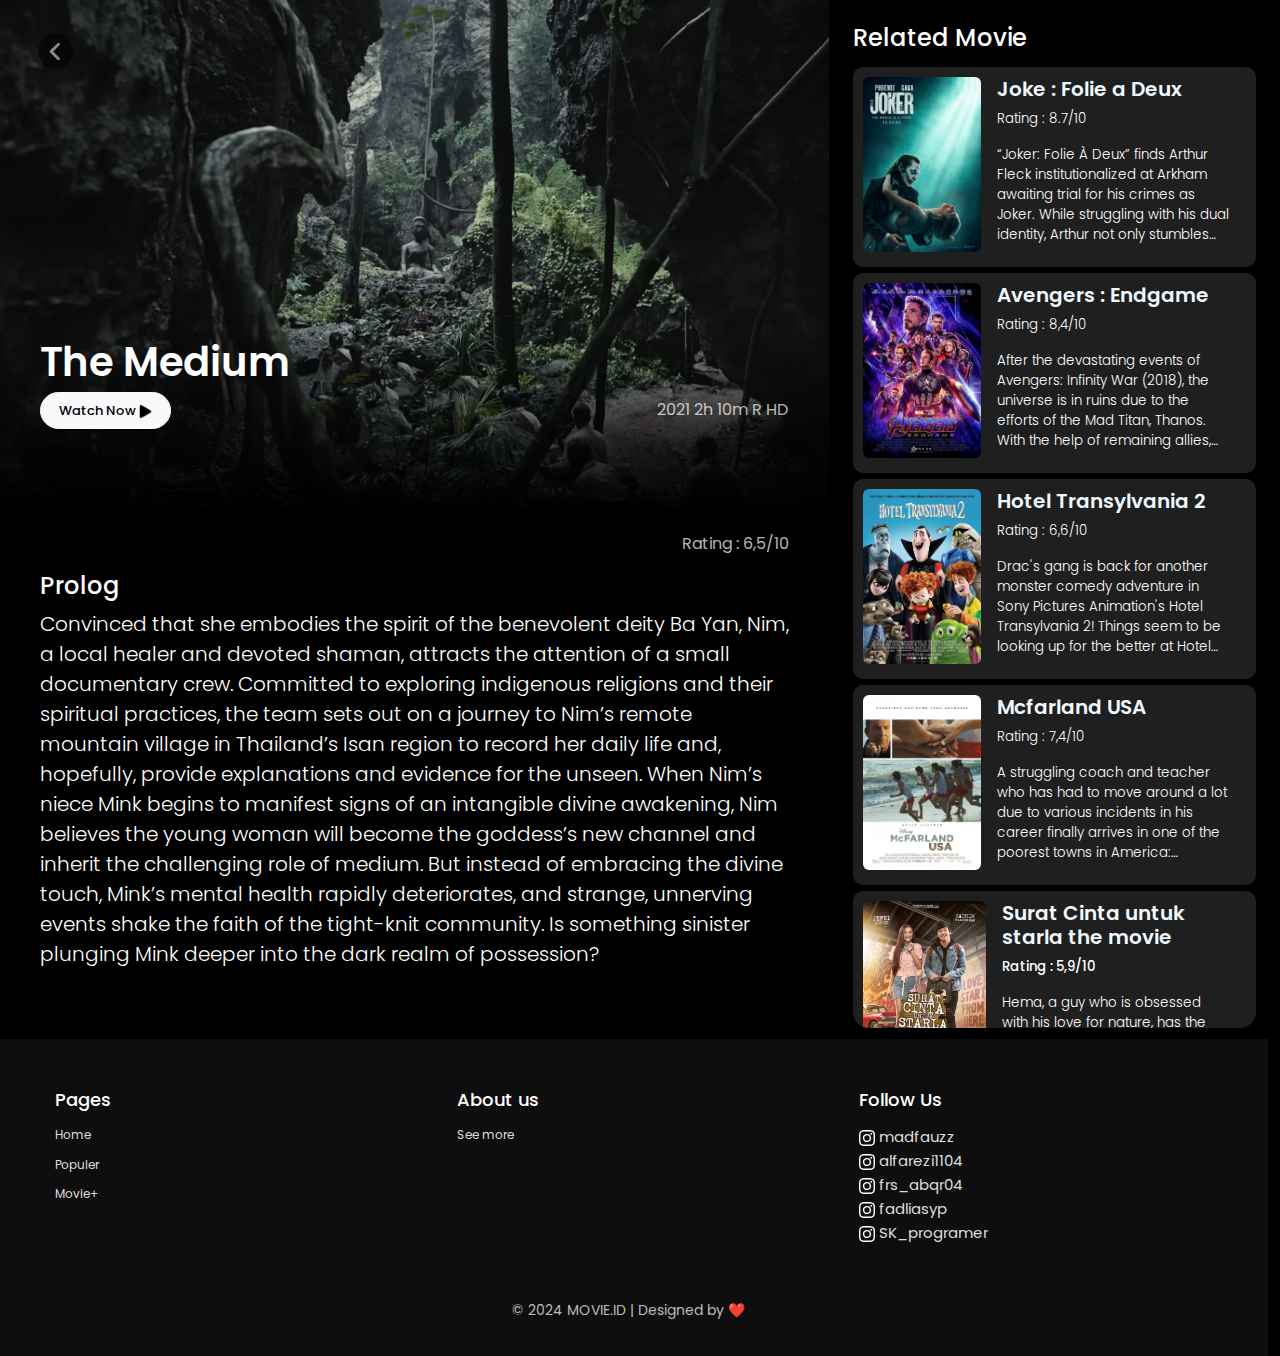
<file: single_page/medium.html>
<!DOCTYPE html>
<html lang="en">

<head>
  <meta charset="UTF-8" />
  <meta name="viewport" content="width=device-width, initial-scale=1.0" />
  <title>Movie ID</title>
  <link rel="stylesheet" href="https://cdn.jsdelivr.net/npm/bootstrap@5.3.3/dist/css/bootstrap.min.css"
    integrity="sha384-QWTKZyjpPEjISv5WaRU9OFeRpok6YctnYmDr5pNlyT2bRjXh0JMhjY6hW+ALEwIH" crossorigin="anonymous" />
  <link rel="stylesheet" href="css/style.css" />
  <link rel="stylesheet" href="css/responsive.css" />
  <link rel="shortcut icon" href="../bahan/lainnya/favicon.ico" type="image/x-icon" />

  <style>
    #cover {
      width: 100%;
      background: url(../bahan/poster-landscape/The\ Medium\ Thai.png) no-repeat top center;
      background-size: cover;
      display: flex;
      justify-content: center;
      align-items: end;
    }
  </style>
</head>
</head>

<body>
  <!-- cover-container -->
  <section id="cover-container" class="col-8">
    <!-- pembungkus poster + video + title (gambarnya ada di css)  -->
    <section>
      <div id="cover">
        <!-- back button -->
        <a id="back-button" href="../index.html">
          <img class="mt-4 ms-2" src="../bahan/lainnya/previous.png" alt="" />
        </a>

        <!-- videonya -->
        <video class="d-none" controls>
          <source src="../bahan/trailer/Trailer The Medium 2021.mp4" type="video/mp4" />
        </video>

        <!-- judul + durasi + play button + gradient -->
        <div id="title" class="row">
          <span class="movie-title">The Medium</span>
          <div class="title-play-duration">
            <div id="play-button">
              <button type="button" class="btn btn-light rounded-pill">
                Watch Now
                <img id="play-image" src="../bahan/lainnya/play-button-arrowhead.png" alt="" />
              </button>
            </div>
            <div id="duration" class="text-end">2021 2h 10m R HD</div>
          </div>
        </div>
        
      </div>
    </section>

    <!-- prolog -->
    <section id="desc" class="">
      <p id="rating">Rating : 6,5/10</p>

      <h5 class="prolog-title">Prolog</h5>
      <p class="prolog">
        Convinced that she embodies the spirit of the benevolent deity Ba Yan, Nim, a local healer and devoted shaman, attracts the attention of a small documentary crew. Committed to exploring indigenous religions and their spiritual practices, the team sets out on a journey to Nim’s remote mountain village in Thailand’s Isan region to record her daily life and, hopefully, provide explanations and evidence for the unseen. When Nim’s niece Mink begins to manifest signs of an intangible divine awakening, Nim believes the young woman will become the goddess’s new channel and inherit the challenging role of medium. But instead of embracing the divine touch, Mink’s mental health rapidly deteriorates, and strange, unnerving events shake the faith of the tight-knit community. Is something sinister plunging Mink deeper into the dark realm of possession?
      </p>
    </section>

    <!-- slider 1 (horizontal) -->
    <section id="slider-1" class="my-4">
      <h6 id="konten-title">Related Movie</h6>
      <div id="konten" class="">
        <a href="../single_page/joker_2.html"><img class="rounded-2" src="../bahan/poster/Joker_2.jpg" alt="" /></a>
        <a href="../single_page/avengers.html"><img class="rounded-2" src="../bahan/poster/avengers_endgame.jpg" alt="" /></a>
        <a href="../single_page/transylvania.html"><img class="rounded-2" src="../bahan/poster/hotel_transylvania_two.jpg" alt="" /></a>
        <a href="../single_page/mcfarland.html"><img class="rounded-2" src="../bahan/poster/mcfarland_usa.jpg" alt="" /></a>
        <a href="../single_page/starla.html"><img class="rounded-2" src="../bahan/poster/surat_cinta_untuk_starla_the_movie.jpg" alt="" /></a>
        <a href="../single_page/terminator.html"><img class="rounded-2" src="../bahan/poster/terminator_salvation_ver2.jpg" alt="" /></a>
      </div>
    </section>

  </section>
  <!-- end of cover-container -->

  <!-- container slider 2 -->
  <section id="slider-2" class="col-4 mb-5">
    <h4 id="konten-title-2" class="pt-4">Related Movie</h4>

    <!-- slider 2 (vertikal) -->
    <section id="konten-2-container" class="rounded-4">
      <div id="konten-2">
        <a href="joker_2.html"><img class="rounded-2" src="../bahan/poster/Joker_2.jpg" alt="" />
          <div class="px-3 text-content-slider-2">
            <h5>Joke : Folie a Deux</h5>
            <p class="Rating">Rating : 8.7/10</p>
            <div class="konten-2-prolog">
              <p>“Joker: Folie À Deux” finds Arthur Fleck institutionalized at Arkham awaiting trial for his crimes as Joker. While struggling with his dual identity, Arthur not only stumbles upon true love, but also finds the music that's always been inside him.</p>
            </div>
          </div>
        </a>
        <a href="avengers.html"><img class="rounded-2" src="../bahan/poster/avengers_endgame.jpg" alt="" />
          <div class="px-3 text-content-slider-2">
            <h5>Avengers : Endgame</h5>
            <p class="Rating">Rating : 8,4/10</p>
            <div class="konten-2-prolog">
              <p>After the devastating events of Avengers: Infinity War (2018), the universe is in ruins due to the efforts of the Mad Titan, Thanos. With the help of remaining allies, the Avengers must assemble once again to undo Thanos' actions and undo the chaos that has wreaked havoc on the universe, no matter the consequences, and whoever they face...</p>
            </div>
          </div>
        </a>
        <a href="transylvania.html"><img class="rounded-2" src="../bahan/poster/hotel_transylvania_two.jpg" alt="" />
          <div class="px-3 text-content-slider-2">
            <h5>Hotel Transylvania 2</h5>
            <p class="Rating">Rating : 6,6/10</p>
            <div class="konten-2-prolog">
              <p>Drac's gang is back for another monster comedy adventure in Sony Pictures Animation's Hotel Transylvania 2! Things seem to be looking up for the better at Hotel Transylvania... Dracula's monster-only hotel policy has finally been relaxed, and it's opening its doors to human guests. But behind closed doors, Drac is worried that his adorable half-human, half-vampire grandson, Dennis, isn't showing any signs of being a vampire. So while Mavis is busy visiting her human in-laws with Johnny - and experiencing a major culture shock - "Vampa" Drac enlists the help of his friends Frank, Murray, Wayne, and Griffin to put Dennis in a "monster-in-training" boot camp. Little do they know, Drac's grumpy and very elderly father, Vlad, will be visiting the hotel with his family. And when Vlad learns that his great-grandson isn't a pureblood - and that humans are now welcome at Hotel Transylvania - things get messy!</p>
            </div>
          </div>
        </a>
        <a href="mcfarland.html"><img class="rounded-2" src="../bahan/poster/mcfarland_usa.jpg" alt="" />
          <div class="px-3 text-content-slider-2">
            <h5>Mcfarland USA</h5>
            <p class="Rating">Rating : 7,4/10</p>
            <div class="konten-2-prolog">
              <p>A struggling coach and teacher who has had to move around a lot due to various incidents in his career finally arrives in one of the poorest towns in America: McFarland, California. There he finds hidden potential in several high school kids and slowly transforms them into champion runners and brings them closer than he ever imagined.</p>
            </div>
          </div>
        </a>
        
        <a href="starla.html"><img class="rounded-2" src="../bahan/poster/surat_cinta_untuk_starla_the_movie.jpg" alt="" />
          <div class="px-3">
            <h5>Surat Cinta untuk starla the movie</h5>
            <p class="rating">Rating : 5,9/10</p>
            <p>Hema, a guy who is obsessed with his love for nature, has the uniqueness of making love letters to nature. With the help of his old typewriter, a legacy from his grandfather, a former journalist, Hema makes a mural that shows how much Hema loves nature. Nature is the only love Hema knows. Until one day Hema meets Starla. A beautiful and independent girl who has managed to make him fall in love in 6 hours. For the first time, Hema realizes that there is a love letter that is more beautiful than a love letter to nature, namely a love letter to Starla. However, when Hema and Starla get closer, Starla's attitude suddenly changes. Starla gets angry and distances herself from Hema and even tells Hema to forget the 6 hours of their story that went viral on social media and was even broadcast on the radio by Athena, Hema's best friend. Until one day Hema finds out the reason for Starla's change in attitude towards her which is related to a secret from Hema's family's past.</p>
          </div>
        </a>
        <a href="terminator.html"><img class="rounded-2" src="../bahan/poster/terminator_salvation_ver2.jpg" alt="" />
          <div class="px-3">
            <h5>Terminator Salvation</h5>
            <p class="rating">Rating : 6,5/10</p>
            <p>In 2018, Skynet has destroyed most of humanity and the survivors are hiding underground from the machine army, known as "Terminators". After a failed attack on Skynet's headquarters, John Connor, the man destined to lead the Resistance is the only survivor. On the other hand, Marcus Wright, who only remembers being on death row, meets Kyle Reese and Connor believes that he was sent from the future to kill him. Now Marcus and John must work together to save Kyle Reese and the humans captured by the machines.</p>
          </div>
        </a>
      </div>
    </section>
    <!-- end of slider 2 -->
  </section>
  <!-- end container slider 2 -->

  <!-- Footer -->
  <footer class="footer mt-4">
    <div class="container">
      <!-- Footer Logo & Description -->
      <!-- Footer Navigation Links -->
      <div class="footer-section links">
        <h3>Pages</h3>
        <ul>
          <li><a href="../index.html">Home</a></li>
          <li><a href="../menu/populer.html">Populer</a></li>
          <li><a href="../menu/movieplus.html">Movie+</a></li>
        </ul>
      </div>
      <!-- Footer Contact Info -->
      <div class="footer-section contact">
        <h3>About us</h3>
        <ul>
          <!-- <li><i class="fas fa-envelope"></i> Ahmad fauzi</li>
        <li><i class="fas fa-envelope"></i> Dafa Alfarezi</li>
        <li><i class="fas fa-envelope"></i> Faris Abqari</li>
        <li><i class="fas fa-envelope"></i> Fadli Asyp</li>
        <li><i class="fas fa-envelope"></i> Subur kamdono</li> -->
          <li><a href="../menu/aboutus.html">See more</a></li>
        </ul>
      </div>

      <!-- Footer Social Media Links -->
      <div class="footer-section social">
        <h3>Follow Us</h3>
        <div class="social-links">
          <svg xmlns="http://www.w3.org/2000/svg" fill="currentColor" width="16" height="16" fill="currentColor" class="bi bi-instagram" viewBox="0 0 16 16">
            <path d="M8 0C5.829 0 5.556.01 4.703.048 3.85.088 3.269.222 2.76.42a3.9 3.9 0 0 0-1.417.923A3.9 3.9 0 0 0 .42 2.76C.222 3.268.087 3.85.048 4.7.01 5.555 0 5.827 0 8.001c0 2.172.01 2.444.048 3.297.04.852.174 1.433.372 1.942.205.526.478.972.923 1.417.444.445.89.719 1.416.923.51.198 1.09.333 1.942.372C5.555 15.99 5.827 16 8 16s2.444-.01 3.298-.048c.851-.04 1.434-.174 1.943-.372a3.9 3.9 0 0 0 1.416-.923c.445-.445.718-.891.923-1.417.197-.509.332-1.09.372-1.942C15.99 10.445 16 10.173 16 8s-.01-2.445-.048-3.299c-.04-.851-.175-1.433-.372-1.941a3.9 3.9 0 0 0-.923-1.417A3.9 3.9 0 0 0 13.24.42c-.51-.198-1.092-.333-1.943-.372C10.443.01 10.172 0 7.998 0zm-.717 1.442h.718c2.136 0 2.389.007 3.232.046.78.035 1.204.166 1.486.275.373.145.64.319.92.599s.453.546.598.92c.11.281.24.705.275 1.485.039.843.047 1.096.047 3.231s-.008 2.389-.047 3.232c-.035.78-.166 1.203-.275 1.485a2.5 2.5 0 0 1-.599.919c-.28.28-.546.453-.92.598-.28.11-.704.24-1.485.276-.843.038-1.096.047-3.232.047s-2.39-.009-3.233-.047c-.78-.036-1.203-.166-1.485-.276a2.5 2.5 0 0 1-.92-.598 2.5 2.5 0 0 1-.6-.92c-.109-.281-.24-.705-.275-1.485-.038-.843-.046-1.096-.046-3.233s.008-2.388.046-3.231c.036-.78.166-1.204.276-1.486.145-.373.319-.64.599-.92s.546-.453.92-.598c.282-.11.705-.24 1.485-.276.738-.034 1.024-.044 2.515-.045zm4.988 1.328a.96.96 0 1 0 0 1.92.96.96 0 0 0 0-1.92m-4.27 1.122a4.109 4.109 0 1 0 0 8.217 4.109 4.109 0 0 0 0-8.217m0 1.441a2.667 2.667 0 1 1 0 5.334 2.667 2.667 0 0 1 0-5.334"/>
          </svg>
          <a href="https://www.instagram.com/madfauzz?utm_source=ig_web_button_share_sheet&igsh=ZDNlZDc0MzIxNw==">madfauzz</a>
        </div>
          <div class="social-links">
            <svg xmlns="http://www.w3.org/2000/svg" width="16" height="16" fill="currentColor" class="bi bi-instagram" viewBox="0 0 16 16">
              <path d="M8 0C5.829 0 5.556.01 4.703.048 3.85.088 3.269.222 2.76.42a3.9 3.9 0 0 0-1.417.923A3.9 3.9 0 0 0 .42 2.76C.222 3.268.087 3.85.048 4.7.01 5.555 0 5.827 0 8.001c0 2.172.01 2.444.048 3.297.04.852.174 1.433.372 1.942.205.526.478.972.923 1.417.444.445.89.719 1.416.923.51.198 1.09.333 1.942.372C5.555 15.99 5.827 16 8 16s2.444-.01 3.298-.048c.851-.04 1.434-.174 1.943-.372a3.9 3.9 0 0 0 1.416-.923c.445-.445.718-.891.923-1.417.197-.509.332-1.09.372-1.942C15.99 10.445 16 10.173 16 8s-.01-2.445-.048-3.299c-.04-.851-.175-1.433-.372-1.941a3.9 3.9 0 0 0-.923-1.417A3.9 3.9 0 0 0 13.24.42c-.51-.198-1.092-.333-1.943-.372C10.443.01 10.172 0 7.998 0zm-.717 1.442h.718c2.136 0 2.389.007 3.232.046.78.035 1.204.166 1.486.275.373.145.64.319.92.599s.453.546.598.92c.11.281.24.705.275 1.485.039.843.047 1.096.047 3.231s-.008 2.389-.047 3.232c-.035.78-.166 1.203-.275 1.485a2.5 2.5 0 0 1-.599.919c-.28.28-.546.453-.92.598-.28.11-.704.24-1.485.276-.843.038-1.096.047-3.232.047s-2.39-.009-3.233-.047c-.78-.036-1.203-.166-1.485-.276a2.5 2.5 0 0 1-.92-.598 2.5 2.5 0 0 1-.6-.92c-.109-.281-.24-.705-.275-1.485-.038-.843-.046-1.096-.046-3.233s.008-2.388.046-3.231c.036-.78.166-1.204.276-1.486.145-.373.319-.64.599-.92s.546-.453.92-.598c.282-.11.705-.24 1.485-.276.738-.034 1.024-.044 2.515-.045zm4.988 1.328a.96.96 0 1 0 0 1.92.96.96 0 0 0 0-1.92m-4.27 1.122a4.109 4.109 0 1 0 0 8.217 4.109 4.109 0 0 0 0-8.217m0 1.441a2.667 2.667 0 1 1 0 5.334 2.667 2.667 0 0 1 0-5.334"/>
            </svg>
              <a href="https://www.instagram.com/alfarezi1104?utm_source=ig_web_button_share_sheet&igsh=ZDNlZDc0MzIxNw==">alfarezi1104</a>
          </div>
          <div class="social-links">
            <svg xmlns="http://www.w3.org/2000/svg" width="16" height="16" fill="currentColor" class="bi bi-instagram" viewBox="0 0 16 16">
              <path d="M8 0C5.829 0 5.556.01 4.703.048 3.85.088 3.269.222 2.76.42a3.9 3.9 0 0 0-1.417.923A3.9 3.9 0 0 0 .42 2.76C.222 3.268.087 3.85.048 4.7.01 5.555 0 5.827 0 8.001c0 2.172.01 2.444.048 3.297.04.852.174 1.433.372 1.942.205.526.478.972.923 1.417.444.445.89.719 1.416.923.51.198 1.09.333 1.942.372C5.555 15.99 5.827 16 8 16s2.444-.01 3.298-.048c.851-.04 1.434-.174 1.943-.372a3.9 3.9 0 0 0 1.416-.923c.445-.445.718-.891.923-1.417.197-.509.332-1.09.372-1.942C15.99 10.445 16 10.173 16 8s-.01-2.445-.048-3.299c-.04-.851-.175-1.433-.372-1.941a3.9 3.9 0 0 0-.923-1.417A3.9 3.9 0 0 0 13.24.42c-.51-.198-1.092-.333-1.943-.372C10.443.01 10.172 0 7.998 0zm-.717 1.442h.718c2.136 0 2.389.007 3.232.046.78.035 1.204.166 1.486.275.373.145.64.319.92.599s.453.546.598.92c.11.281.24.705.275 1.485.039.843.047 1.096.047 3.231s-.008 2.389-.047 3.232c-.035.78-.166 1.203-.275 1.485a2.5 2.5 0 0 1-.599.919c-.28.28-.546.453-.92.598-.28.11-.704.24-1.485.276-.843.038-1.096.047-3.232.047s-2.39-.009-3.233-.047c-.78-.036-1.203-.166-1.485-.276a2.5 2.5 0 0 1-.92-.598 2.5 2.5 0 0 1-.6-.92c-.109-.281-.24-.705-.275-1.485-.038-.843-.046-1.096-.046-3.233s.008-2.388.046-3.231c.036-.78.166-1.204.276-1.486.145-.373.319-.64.599-.92s.546-.453.92-.598c.282-.11.705-.24 1.485-.276.738-.034 1.024-.044 2.515-.045zm4.988 1.328a.96.96 0 1 0 0 1.92.96.96 0 0 0 0-1.92m-4.27 1.122a4.109 4.109 0 1 0 0 8.217 4.109 4.109 0 0 0 0-8.217m0 1.441a2.667 2.667 0 1 1 0 5.334 2.667 2.667 0 0 1 0-5.334"/>
            </svg>
            <a href="https://www.instagram.com/frs_abqr04?utm_source=ig_web_button_share_sheet&igsh=ZDNlZDc0MzIxNw==">frs_abqr04</a>
          </div>
          
          <div class="social-links">
            <svg xmlns="http://www.w3.org/2000/svg" width="16" height="16" fill="currentColor" class="bi bi-instagram" viewBox="0 0 16 16">
              <path d="M8 0C5.829 0 5.556.01 4.703.048 3.85.088 3.269.222 2.76.42a3.9 3.9 0 0 0-1.417.923A3.9 3.9 0 0 0 .42 2.76C.222 3.268.087 3.85.048 4.7.01 5.555 0 5.827 0 8.001c0 2.172.01 2.444.048 3.297.04.852.174 1.433.372 1.942.205.526.478.972.923 1.417.444.445.89.719 1.416.923.51.198 1.09.333 1.942.372C5.555 15.99 5.827 16 8 16s2.444-.01 3.298-.048c.851-.04 1.434-.174 1.943-.372a3.9 3.9 0 0 0 1.416-.923c.445-.445.718-.891.923-1.417.197-.509.332-1.09.372-1.942C15.99 10.445 16 10.173 16 8s-.01-2.445-.048-3.299c-.04-.851-.175-1.433-.372-1.941a3.9 3.9 0 0 0-.923-1.417A3.9 3.9 0 0 0 13.24.42c-.51-.198-1.092-.333-1.943-.372C10.443.01 10.172 0 7.998 0zm-.717 1.442h.718c2.136 0 2.389.007 3.232.046.78.035 1.204.166 1.486.275.373.145.64.319.92.599s.453.546.598.92c.11.281.24.705.275 1.485.039.843.047 1.096.047 3.231s-.008 2.389-.047 3.232c-.035.78-.166 1.203-.275 1.485a2.5 2.5 0 0 1-.599.919c-.28.28-.546.453-.92.598-.28.11-.704.24-1.485.276-.843.038-1.096.047-3.232.047s-2.39-.009-3.233-.047c-.78-.036-1.203-.166-1.485-.276a2.5 2.5 0 0 1-.92-.598 2.5 2.5 0 0 1-.6-.92c-.109-.281-.24-.705-.275-1.485-.038-.843-.046-1.096-.046-3.233s.008-2.388.046-3.231c.036-.78.166-1.204.276-1.486.145-.373.319-.64.599-.92s.546-.453.92-.598c.282-.11.705-.24 1.485-.276.738-.034 1.024-.044 2.515-.045zm4.988 1.328a.96.96 0 1 0 0 1.92.96.96 0 0 0 0-1.92m-4.27 1.122a4.109 4.109 0 1 0 0 8.217 4.109 4.109 0 0 0 0-8.217m0 1.441a2.667 2.667 0 1 1 0 5.334 2.667 2.667 0 0 1 0-5.334"/>
            </svg>
            <a href="https://www.instagram.com/fadliasyp/">fadliasyp</a>
          
          </div>
          
          <div class="social-links">
            <svg xmlns="http://www.w3.org/2000/svg" width="16" height="16" fill="currentColor" class="bi bi-instagram" viewBox="0 0 16 16">
              <path d="M8 0C5.829 0 5.556.01 4.703.048 3.85.088 3.269.222 2.76.42a3.9 3.9 0 0 0-1.417.923A3.9 3.9 0 0 0 .42 2.76C.222 3.268.087 3.85.048 4.7.01 5.555 0 5.827 0 8.001c0 2.172.01 2.444.048 3.297.04.852.174 1.433.372 1.942.205.526.478.972.923 1.417.444.445.89.719 1.416.923.51.198 1.09.333 1.942.372C5.555 15.99 5.827 16 8 16s2.444-.01 3.298-.048c.851-.04 1.434-.174 1.943-.372a3.9 3.9 0 0 0 1.416-.923c.445-.445.718-.891.923-1.417.197-.509.332-1.09.372-1.942C15.99 10.445 16 10.173 16 8s-.01-2.445-.048-3.299c-.04-.851-.175-1.433-.372-1.941a3.9 3.9 0 0 0-.923-1.417A3.9 3.9 0 0 0 13.24.42c-.51-.198-1.092-.333-1.943-.372C10.443.01 10.172 0 7.998 0zm-.717 1.442h.718c2.136 0 2.389.007 3.232.046.78.035 1.204.166 1.486.275.373.145.64.319.92.599s.453.546.598.92c.11.281.24.705.275 1.485.039.843.047 1.096.047 3.231s-.008 2.389-.047 3.232c-.035.78-.166 1.203-.275 1.485a2.5 2.5 0 0 1-.599.919c-.28.28-.546.453-.92.598-.28.11-.704.24-1.485.276-.843.038-1.096.047-3.232.047s-2.39-.009-3.233-.047c-.78-.036-1.203-.166-1.485-.276a2.5 2.5 0 0 1-.92-.598 2.5 2.5 0 0 1-.6-.92c-.109-.281-.24-.705-.275-1.485-.038-.843-.046-1.096-.046-3.233s.008-2.388.046-3.231c.036-.78.166-1.204.276-1.486.145-.373.319-.64.599-.92s.546-.453.92-.598c.282-.11.705-.24 1.485-.276.738-.034 1.024-.044 2.515-.045zm4.988 1.328a.96.96 0 1 0 0 1.92.96.96 0 0 0 0-1.92m-4.27 1.122a4.109 4.109 0 1 0 0 8.217 4.109 4.109 0 0 0 0-8.217m0 1.441a2.667 2.667 0 1 1 0 5.334 2.667 2.667 0 0 1 0-5.334"/>
            </svg>
            <a href="https://www.instagram.com/sk_programer/?utm_source=ig_web_button_share_sheet">SK_programer</a>
          </div>  
      </div>
    </div>

    <div class="footer-bottom">
      &copy; 2024 MOVIE.ID | Designed by ❤️ <!-- Hati merah -->
    </div>
  </footer>

  <script src="https://cdn.jsdelivr.net/npm/bootstrap@5.3.3/dist/js/bootstrap.min.js"
    integrity="sha384-0pUGZvbkm6XF6gxjEnlmuGrJXVbNuzT9qBBavbLwCsOGabYfZo0T0to5eqruptLy"
    crossorigin="anonymous"></script>
  <script src="../single_page/js/index.js"></script>
</body>

</html>
</file>
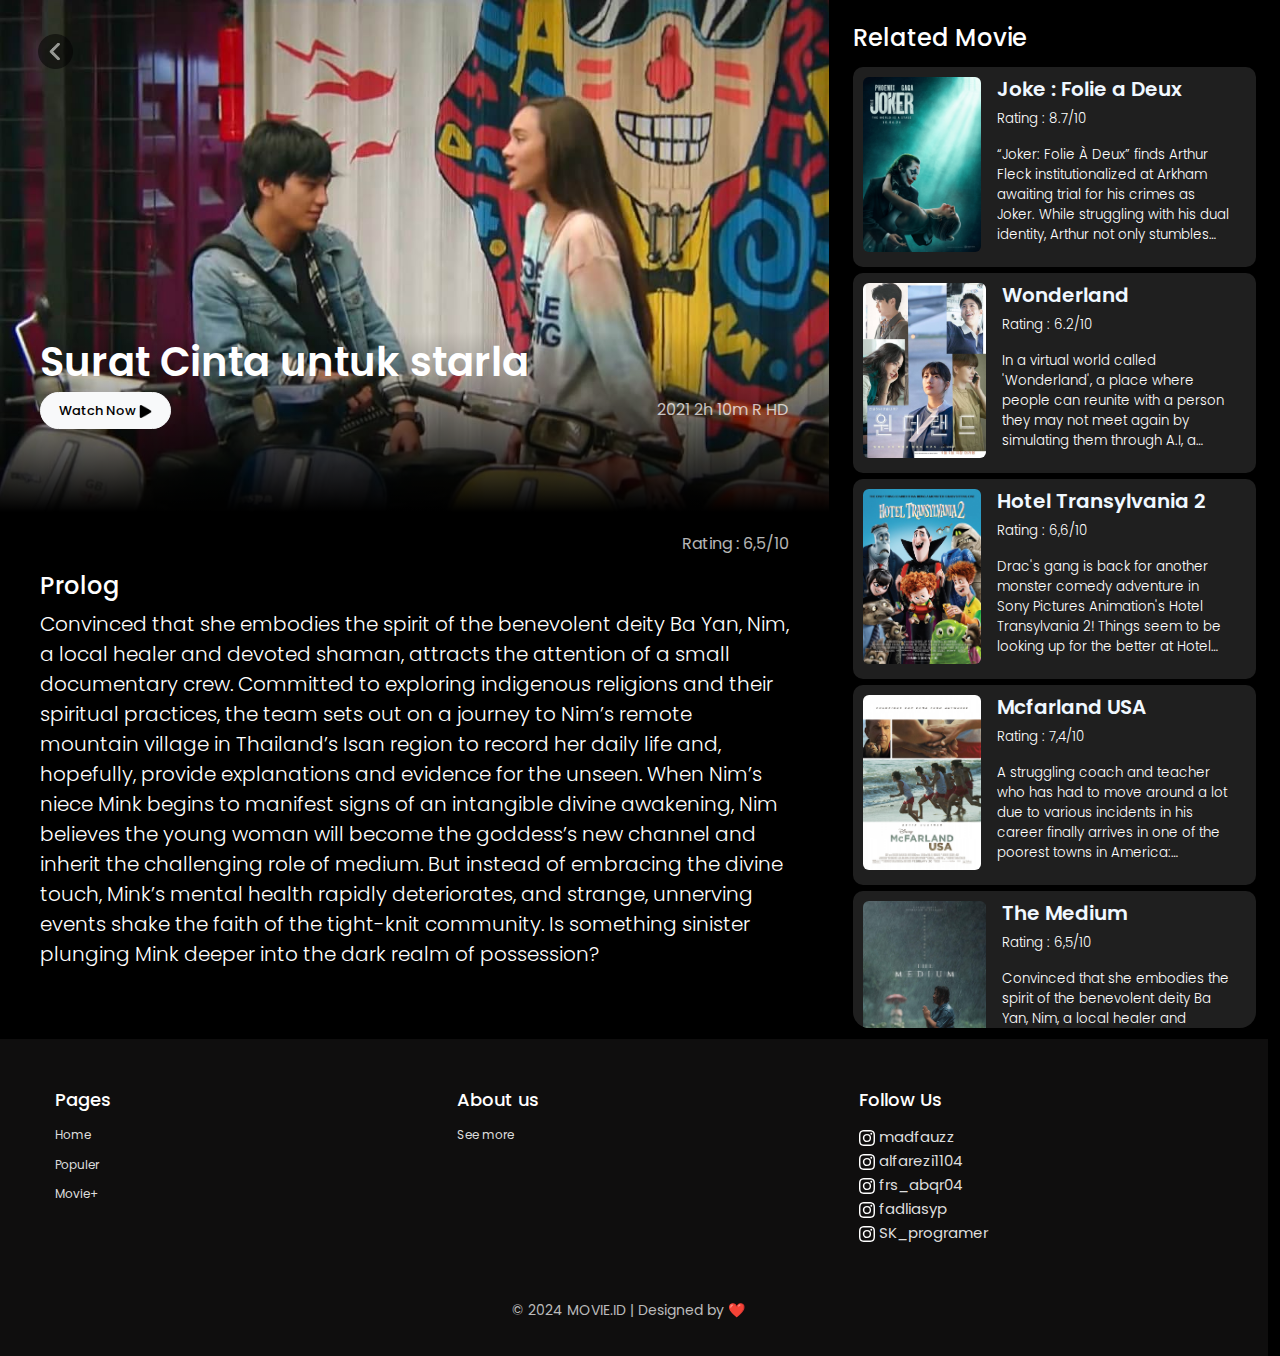
<file: single_page/starla.html>
<!DOCTYPE html>
<html lang="en">

<head>
  <meta charset="UTF-8" />
  <meta name="viewport" content="width=device-width, initial-scale=1.0" />
  <title>Movie ID</title>
  <link rel="stylesheet" href="https://cdn.jsdelivr.net/npm/bootstrap@5.3.3/dist/css/bootstrap.min.css"
    integrity="sha384-QWTKZyjpPEjISv5WaRU9OFeRpok6YctnYmDr5pNlyT2bRjXh0JMhjY6hW+ALEwIH" crossorigin="anonymous" />
  <link rel="stylesheet" href="css/style.css" />
  <link rel="stylesheet" href="css/responsive.css" />
  <link rel="shortcut icon" href="../bahan/lainnya/favicon.ico" type="image/x-icon" />

  <style>
    #cover {
      width: 100%;
      background: url(../bahan/poster-landscape/Surat\ cinta\ untuk\ starla\ the\ movie.jpg) no-repeat top center;
      background-size: cover;
      display: flex;
      justify-content: center;
      align-items: end;
    }
  </style>
</head>
</head>

<body>
  <!-- cover-container -->
  <section id="cover-container" class="col-8">
    <!-- pembungkus poster + video + title (gambarnya ada di css)  -->
    <section>
      <div id="cover">
        <!-- back button -->
        <a id="back-button" href="../index.html">
          <img class="mt-4 ms-2" src="../bahan/lainnya/previous.png" alt="" />
        </a>

        <!-- videonya -->
        <video class="d-none" controls>
          <source src="../bahan/trailer/Trailer Surat Cinta Untuk Starla The Movie.mp4" type="video/mp4" />
        </video>

        <!-- judul + durasi + play button + gradient -->
        <div id="title" class="row">
          <span class="movie-title">Surat Cinta untuk starla</span>
          <div class="title-play-duration">
            <div id="play-button">
              <button type="button" class="btn btn-light rounded-pill">
                Watch Now
                <img id="play-image" src="../bahan/lainnya/play-button-arrowhead.png" alt="" />
              </button>
            </div>
            <div id="duration" class="text-end">2021 2h 10m R HD</div>
          </div>
        </div>
        
      </div>
    </section>

    <!-- prolog -->
    <section id="desc" class="">
      <p id="rating">Rating : 6,5/10</p>

      <h5 class="prolog-title">Prolog</h5>
      <p class="prolog">
        Convinced that she embodies the spirit of the benevolent deity Ba Yan, Nim, a local healer and devoted shaman, attracts the attention of a small documentary crew. Committed to exploring indigenous religions and their spiritual practices, the team sets out on a journey to Nim’s remote mountain village in Thailand’s Isan region to record her daily life and, hopefully, provide explanations and evidence for the unseen. When Nim’s niece Mink begins to manifest signs of an intangible divine awakening, Nim believes the young woman will become the goddess’s new channel and inherit the challenging role of medium. But instead of embracing the divine touch, Mink’s mental health rapidly deteriorates, and strange, unnerving events shake the faith of the tight-knit community. Is something sinister plunging Mink deeper into the dark realm of possession?
      </p>
    </section>

    <!-- slider 1 (horizontal) -->
    <section id="slider-1" class="my-4">
      <h6 id="konten-title">Related Movie</h6>
      <div id="konten" class="">
        <a href="../single_page/joker_2.html"><img class="rounded-2" src="../bahan/poster/Joker_2.jpg" alt="" /></a>
        <a href="../single_page/wonderland.html"><img class="rounded-2" src="../bahan/poster/wonderland.jpeg" alt="" /></a>
        <a href="../single_page/transylvania.html"><img class="rounded-2" src="../bahan/poster/hotel_transylvania_two.jpg" alt="" /></a>
        <a href="../single_page/mcfarland.html"><img class="rounded-2" src="../bahan/poster/mcfarland_usa.jpg" alt="" /></a>
        <a href="../single_page/medium.html"><img class="rounded-2" src="../bahan/poster/medium.jpg" alt="" /></a>
        <a href="../single_page/terminator.html"><img class="rounded-2" src="../bahan/poster/terminator_salvation_ver2.jpg" alt="" /></a>
      </div>
    </section>

  </section>
  <!-- end of cover-container -->

  <!-- container slider 2 -->
  <section id="slider-2" class="col-4 mb-5">
    <h4 id="konten-title-2" class="pt-4">Related Movie</h4>

    <!-- slider 2 (vertikal) -->
    <section id="konten-2-container" class="rounded-4">
      <div id="konten-2">
        <a href="joker_2.html"><img class="rounded-2" src="../bahan/poster/Joker_2.jpg" alt="" />
          <div class="px-3 text-content-slider-2">
            <h5>Joke : Folie a Deux</h5>
            <p class="Rating">Rating : 8.7/10</p>
            <div class="konten-2-prolog">
              <p>“Joker: Folie À Deux” finds Arthur Fleck institutionalized at Arkham awaiting trial for his crimes as Joker. While struggling with his dual identity, Arthur not only stumbles upon true love, but also finds the music that's always been inside him.</p>
            </div>
          </div>
        </a>
        <a href="wonderland.html"><img class="rounded-2" src="../bahan/poster/wonderland.jpeg" alt="" />
          <div class="px-3 text-content-slider-2">
            <h5>Wonderland</h5>
            <p class="Rating">Rating : 6.2/10</p>
            <div class="konten-2-prolog">
              <p>In a virtual world called 'Wonderland', a place where people can reunite with a person they may not meet again by simulating them through A.I, a woman in her 20s requests to meet her lover who is in a coma, and a man in his 40s requests to meet his wife who passed away.</p>
            </div>
          </div>
        </a>
        <a href="transylvania.html"><img class="rounded-2" src="../bahan/poster/hotel_transylvania_two.jpg" alt="" />
          <div class="px-3 text-content-slider-2">
            <h5>Hotel Transylvania 2</h5>
            <p class="Rating">Rating : 6,6/10</p>
            <div class="konten-2-prolog">
              <p>Drac's gang is back for another monster comedy adventure in Sony Pictures Animation's Hotel Transylvania 2! Things seem to be looking up for the better at Hotel Transylvania... Dracula's monster-only hotel policy has finally been relaxed, and it's opening its doors to human guests. But behind closed doors, Drac is worried that his adorable half-human, half-vampire grandson, Dennis, isn't showing any signs of being a vampire. So while Mavis is busy visiting her human in-laws with Johnny - and experiencing a major culture shock - "Vampa" Drac enlists the help of his friends Frank, Murray, Wayne, and Griffin to put Dennis in a "monster-in-training" boot camp. Little do they know, Drac's grumpy and very elderly father, Vlad, will be visiting the hotel with his family. And when Vlad learns that his great-grandson isn't a pureblood - and that humans are now welcome at Hotel Transylvania - things get messy!</p>
            </div>
          </div>
        </a>
        <a href="mcfarland.html"><img class="rounded-2" src="../bahan/poster/mcfarland_usa.jpg" alt="" />
          <div class="px-3 text-content-slider-2">
            <h5>Mcfarland USA</h5>
            <p class="Rating">Rating : 7,4/10</p>
            <div class="konten-2-prolog">
              <p>A struggling coach and teacher who has had to move around a lot due to various incidents in his career finally arrives in one of the poorest towns in America: McFarland, California. There he finds hidden potential in several high school kids and slowly transforms them into champion runners and brings them closer than he ever imagined.</p>
            </div>
          </div>
        </a>
        <a href="medium.html"><img class="rounded-2" src="../bahan/poster/medium.jpg" alt="" />
          <div class="px-3 text-content-slider-2">
            <h5>The Medium</h5>
            <p class="Rating">Rating : 6,5/10</p>
            <div class="konten-2-prolog">
              <p>Convinced that she embodies the spirit of the benevolent deity Ba Yan, Nim, a local healer and devoted shaman, attracts the attention of a small documentary crew. Committed to exploring indigenous religions and their spiritual practices, the team sets out on a journey to Nim’s remote mountain village in Thailand’s Isan region to record her daily life and, hopefully, provide explanations and evidence for the unseen. When Nim’s niece Mink begins to manifest signs of an intangible divine awakening, Nim believes the young woman will become the goddess’s new channel and inherit the challenging role of medium. But instead of embracing the divine touch, Mink’s mental health rapidly deteriorates, and strange, unnerving events shake the faith of the tight-knit community. Is something sinister plunging Mink deeper into the dark realm of possession?</p>
            </div>
          </div>
        </a>
        
        <a href="terminator.html"><img class="rounded-2" src="../bahan/poster/terminator_salvation_ver2.jpg" alt="" />
          <div class="px-3">
            <h5>Terminator Salvation</h5>
            <p class="rating">Rating : 6,5/10</p>
            <p>In 2018, Skynet has destroyed most of humanity and the survivors are hiding underground from the machine army, known as "Terminators". After a failed attack on Skynet's headquarters, John Connor, the man destined to lead the Resistance is the only survivor. On the other hand, Marcus Wright, who only remembers being on death row, meets Kyle Reese and Connor believes that he was sent from the future to kill him. Now Marcus and John must work together to save Kyle Reese and the humans captured by the machines.</p>
          </div>
        </a>
      </div>
    </section>
    <!-- end of slider 2 -->
  </section>
  <!-- end container slider 2 -->

  <!-- Footer -->
  <footer class="footer mt-4">
    <div class="container">
      <!-- Footer Logo & Description -->
      <!-- Footer Navigation Links -->
      <div class="footer-section links">
        <h3>Pages</h3>
        <ul>
          <li><a href="../index.html">Home</a></li>
          <li><a href="../menu/populer.html">Populer</a></li>
          <li><a href="../menu/movieplus.html">Movie+</a></li>
        </ul>
      </div>
      <!-- Footer Contact Info -->
      <div class="footer-section contact">
        <h3>About us</h3>
        <ul>
          <!-- <li><i class="fas fa-envelope"></i> Ahmad fauzi</li>
        <li><i class="fas fa-envelope"></i> Dafa Alfarezi</li>
        <li><i class="fas fa-envelope"></i> Faris Abqari</li>
        <li><i class="fas fa-envelope"></i> Fadli Asyp</li>
        <li><i class="fas fa-envelope"></i> Subur kamdono</li> -->
          <li><a href="../menu/aboutus.html">See more</a></li>
        </ul>
      </div>

      <!-- Footer Social Media Links -->
      <div class="footer-section social">
        <h3>Follow Us</h3>
        <div class="social-links">
          <svg xmlns="http://www.w3.org/2000/svg" fill="currentColor" width="16" height="16" fill="currentColor" class="bi bi-instagram" viewBox="0 0 16 16">
            <path d="M8 0C5.829 0 5.556.01 4.703.048 3.85.088 3.269.222 2.76.42a3.9 3.9 0 0 0-1.417.923A3.9 3.9 0 0 0 .42 2.76C.222 3.268.087 3.85.048 4.7.01 5.555 0 5.827 0 8.001c0 2.172.01 2.444.048 3.297.04.852.174 1.433.372 1.942.205.526.478.972.923 1.417.444.445.89.719 1.416.923.51.198 1.09.333 1.942.372C5.555 15.99 5.827 16 8 16s2.444-.01 3.298-.048c.851-.04 1.434-.174 1.943-.372a3.9 3.9 0 0 0 1.416-.923c.445-.445.718-.891.923-1.417.197-.509.332-1.09.372-1.942C15.99 10.445 16 10.173 16 8s-.01-2.445-.048-3.299c-.04-.851-.175-1.433-.372-1.941a3.9 3.9 0 0 0-.923-1.417A3.9 3.9 0 0 0 13.24.42c-.51-.198-1.092-.333-1.943-.372C10.443.01 10.172 0 7.998 0zm-.717 1.442h.718c2.136 0 2.389.007 3.232.046.78.035 1.204.166 1.486.275.373.145.64.319.92.599s.453.546.598.92c.11.281.24.705.275 1.485.039.843.047 1.096.047 3.231s-.008 2.389-.047 3.232c-.035.78-.166 1.203-.275 1.485a2.5 2.5 0 0 1-.599.919c-.28.28-.546.453-.92.598-.28.11-.704.24-1.485.276-.843.038-1.096.047-3.232.047s-2.39-.009-3.233-.047c-.78-.036-1.203-.166-1.485-.276a2.5 2.5 0 0 1-.92-.598 2.5 2.5 0 0 1-.6-.92c-.109-.281-.24-.705-.275-1.485-.038-.843-.046-1.096-.046-3.233s.008-2.388.046-3.231c.036-.78.166-1.204.276-1.486.145-.373.319-.64.599-.92s.546-.453.92-.598c.282-.11.705-.24 1.485-.276.738-.034 1.024-.044 2.515-.045zm4.988 1.328a.96.96 0 1 0 0 1.92.96.96 0 0 0 0-1.92m-4.27 1.122a4.109 4.109 0 1 0 0 8.217 4.109 4.109 0 0 0 0-8.217m0 1.441a2.667 2.667 0 1 1 0 5.334 2.667 2.667 0 0 1 0-5.334"/>
          </svg>
          <a href="https://www.instagram.com/madfauzz?utm_source=ig_web_button_share_sheet&igsh=ZDNlZDc0MzIxNw==">madfauzz</a>
        </div>
          <div class="social-links">
            <svg xmlns="http://www.w3.org/2000/svg" width="16" height="16" fill="currentColor" class="bi bi-instagram" viewBox="0 0 16 16">
              <path d="M8 0C5.829 0 5.556.01 4.703.048 3.85.088 3.269.222 2.76.42a3.9 3.9 0 0 0-1.417.923A3.9 3.9 0 0 0 .42 2.76C.222 3.268.087 3.85.048 4.7.01 5.555 0 5.827 0 8.001c0 2.172.01 2.444.048 3.297.04.852.174 1.433.372 1.942.205.526.478.972.923 1.417.444.445.89.719 1.416.923.51.198 1.09.333 1.942.372C5.555 15.99 5.827 16 8 16s2.444-.01 3.298-.048c.851-.04 1.434-.174 1.943-.372a3.9 3.9 0 0 0 1.416-.923c.445-.445.718-.891.923-1.417.197-.509.332-1.09.372-1.942C15.99 10.445 16 10.173 16 8s-.01-2.445-.048-3.299c-.04-.851-.175-1.433-.372-1.941a3.9 3.9 0 0 0-.923-1.417A3.9 3.9 0 0 0 13.24.42c-.51-.198-1.092-.333-1.943-.372C10.443.01 10.172 0 7.998 0zm-.717 1.442h.718c2.136 0 2.389.007 3.232.046.78.035 1.204.166 1.486.275.373.145.64.319.92.599s.453.546.598.92c.11.281.24.705.275 1.485.039.843.047 1.096.047 3.231s-.008 2.389-.047 3.232c-.035.78-.166 1.203-.275 1.485a2.5 2.5 0 0 1-.599.919c-.28.28-.546.453-.92.598-.28.11-.704.24-1.485.276-.843.038-1.096.047-3.232.047s-2.39-.009-3.233-.047c-.78-.036-1.203-.166-1.485-.276a2.5 2.5 0 0 1-.92-.598 2.5 2.5 0 0 1-.6-.92c-.109-.281-.24-.705-.275-1.485-.038-.843-.046-1.096-.046-3.233s.008-2.388.046-3.231c.036-.78.166-1.204.276-1.486.145-.373.319-.64.599-.92s.546-.453.92-.598c.282-.11.705-.24 1.485-.276.738-.034 1.024-.044 2.515-.045zm4.988 1.328a.96.96 0 1 0 0 1.92.96.96 0 0 0 0-1.92m-4.27 1.122a4.109 4.109 0 1 0 0 8.217 4.109 4.109 0 0 0 0-8.217m0 1.441a2.667 2.667 0 1 1 0 5.334 2.667 2.667 0 0 1 0-5.334"/>
            </svg>
              <a href="https://www.instagram.com/alfarezi1104?utm_source=ig_web_button_share_sheet&igsh=ZDNlZDc0MzIxNw==">alfarezi1104</a>
          </div>
          <div class="social-links">
            <svg xmlns="http://www.w3.org/2000/svg" width="16" height="16" fill="currentColor" class="bi bi-instagram" viewBox="0 0 16 16">
              <path d="M8 0C5.829 0 5.556.01 4.703.048 3.85.088 3.269.222 2.76.42a3.9 3.9 0 0 0-1.417.923A3.9 3.9 0 0 0 .42 2.76C.222 3.268.087 3.85.048 4.7.01 5.555 0 5.827 0 8.001c0 2.172.01 2.444.048 3.297.04.852.174 1.433.372 1.942.205.526.478.972.923 1.417.444.445.89.719 1.416.923.51.198 1.09.333 1.942.372C5.555 15.99 5.827 16 8 16s2.444-.01 3.298-.048c.851-.04 1.434-.174 1.943-.372a3.9 3.9 0 0 0 1.416-.923c.445-.445.718-.891.923-1.417.197-.509.332-1.09.372-1.942C15.99 10.445 16 10.173 16 8s-.01-2.445-.048-3.299c-.04-.851-.175-1.433-.372-1.941a3.9 3.9 0 0 0-.923-1.417A3.9 3.9 0 0 0 13.24.42c-.51-.198-1.092-.333-1.943-.372C10.443.01 10.172 0 7.998 0zm-.717 1.442h.718c2.136 0 2.389.007 3.232.046.78.035 1.204.166 1.486.275.373.145.64.319.92.599s.453.546.598.92c.11.281.24.705.275 1.485.039.843.047 1.096.047 3.231s-.008 2.389-.047 3.232c-.035.78-.166 1.203-.275 1.485a2.5 2.5 0 0 1-.599.919c-.28.28-.546.453-.92.598-.28.11-.704.24-1.485.276-.843.038-1.096.047-3.232.047s-2.39-.009-3.233-.047c-.78-.036-1.203-.166-1.485-.276a2.5 2.5 0 0 1-.92-.598 2.5 2.5 0 0 1-.6-.92c-.109-.281-.24-.705-.275-1.485-.038-.843-.046-1.096-.046-3.233s.008-2.388.046-3.231c.036-.78.166-1.204.276-1.486.145-.373.319-.64.599-.92s.546-.453.92-.598c.282-.11.705-.24 1.485-.276.738-.034 1.024-.044 2.515-.045zm4.988 1.328a.96.96 0 1 0 0 1.92.96.96 0 0 0 0-1.92m-4.27 1.122a4.109 4.109 0 1 0 0 8.217 4.109 4.109 0 0 0 0-8.217m0 1.441a2.667 2.667 0 1 1 0 5.334 2.667 2.667 0 0 1 0-5.334"/>
            </svg>
            <a href="https://www.instagram.com/frs_abqr04?utm_source=ig_web_button_share_sheet&igsh=ZDNlZDc0MzIxNw==">frs_abqr04</a>
          </div>
          
          <div class="social-links">
            <svg xmlns="http://www.w3.org/2000/svg" width="16" height="16" fill="currentColor" class="bi bi-instagram" viewBox="0 0 16 16">
              <path d="M8 0C5.829 0 5.556.01 4.703.048 3.85.088 3.269.222 2.76.42a3.9 3.9 0 0 0-1.417.923A3.9 3.9 0 0 0 .42 2.76C.222 3.268.087 3.85.048 4.7.01 5.555 0 5.827 0 8.001c0 2.172.01 2.444.048 3.297.04.852.174 1.433.372 1.942.205.526.478.972.923 1.417.444.445.89.719 1.416.923.51.198 1.09.333 1.942.372C5.555 15.99 5.827 16 8 16s2.444-.01 3.298-.048c.851-.04 1.434-.174 1.943-.372a3.9 3.9 0 0 0 1.416-.923c.445-.445.718-.891.923-1.417.197-.509.332-1.09.372-1.942C15.99 10.445 16 10.173 16 8s-.01-2.445-.048-3.299c-.04-.851-.175-1.433-.372-1.941a3.9 3.9 0 0 0-.923-1.417A3.9 3.9 0 0 0 13.24.42c-.51-.198-1.092-.333-1.943-.372C10.443.01 10.172 0 7.998 0zm-.717 1.442h.718c2.136 0 2.389.007 3.232.046.78.035 1.204.166 1.486.275.373.145.64.319.92.599s.453.546.598.92c.11.281.24.705.275 1.485.039.843.047 1.096.047 3.231s-.008 2.389-.047 3.232c-.035.78-.166 1.203-.275 1.485a2.5 2.5 0 0 1-.599.919c-.28.28-.546.453-.92.598-.28.11-.704.24-1.485.276-.843.038-1.096.047-3.232.047s-2.39-.009-3.233-.047c-.78-.036-1.203-.166-1.485-.276a2.5 2.5 0 0 1-.92-.598 2.5 2.5 0 0 1-.6-.92c-.109-.281-.24-.705-.275-1.485-.038-.843-.046-1.096-.046-3.233s.008-2.388.046-3.231c.036-.78.166-1.204.276-1.486.145-.373.319-.64.599-.92s.546-.453.92-.598c.282-.11.705-.24 1.485-.276.738-.034 1.024-.044 2.515-.045zm4.988 1.328a.96.96 0 1 0 0 1.92.96.96 0 0 0 0-1.92m-4.27 1.122a4.109 4.109 0 1 0 0 8.217 4.109 4.109 0 0 0 0-8.217m0 1.441a2.667 2.667 0 1 1 0 5.334 2.667 2.667 0 0 1 0-5.334"/>
            </svg>
            <a href="https://www.instagram.com/fadliasyp/">fadliasyp</a>
          
          </div>
          
          <div class="social-links">
            <svg xmlns="http://www.w3.org/2000/svg" width="16" height="16" fill="currentColor" class="bi bi-instagram" viewBox="0 0 16 16">
              <path d="M8 0C5.829 0 5.556.01 4.703.048 3.85.088 3.269.222 2.76.42a3.9 3.9 0 0 0-1.417.923A3.9 3.9 0 0 0 .42 2.76C.222 3.268.087 3.85.048 4.7.01 5.555 0 5.827 0 8.001c0 2.172.01 2.444.048 3.297.04.852.174 1.433.372 1.942.205.526.478.972.923 1.417.444.445.89.719 1.416.923.51.198 1.09.333 1.942.372C5.555 15.99 5.827 16 8 16s2.444-.01 3.298-.048c.851-.04 1.434-.174 1.943-.372a3.9 3.9 0 0 0 1.416-.923c.445-.445.718-.891.923-1.417.197-.509.332-1.09.372-1.942C15.99 10.445 16 10.173 16 8s-.01-2.445-.048-3.299c-.04-.851-.175-1.433-.372-1.941a3.9 3.9 0 0 0-.923-1.417A3.9 3.9 0 0 0 13.24.42c-.51-.198-1.092-.333-1.943-.372C10.443.01 10.172 0 7.998 0zm-.717 1.442h.718c2.136 0 2.389.007 3.232.046.78.035 1.204.166 1.486.275.373.145.64.319.92.599s.453.546.598.92c.11.281.24.705.275 1.485.039.843.047 1.096.047 3.231s-.008 2.389-.047 3.232c-.035.78-.166 1.203-.275 1.485a2.5 2.5 0 0 1-.599.919c-.28.28-.546.453-.92.598-.28.11-.704.24-1.485.276-.843.038-1.096.047-3.232.047s-2.39-.009-3.233-.047c-.78-.036-1.203-.166-1.485-.276a2.5 2.5 0 0 1-.92-.598 2.5 2.5 0 0 1-.6-.92c-.109-.281-.24-.705-.275-1.485-.038-.843-.046-1.096-.046-3.233s.008-2.388.046-3.231c.036-.78.166-1.204.276-1.486.145-.373.319-.64.599-.92s.546-.453.92-.598c.282-.11.705-.24 1.485-.276.738-.034 1.024-.044 2.515-.045zm4.988 1.328a.96.96 0 1 0 0 1.92.96.96 0 0 0 0-1.92m-4.27 1.122a4.109 4.109 0 1 0 0 8.217 4.109 4.109 0 0 0 0-8.217m0 1.441a2.667 2.667 0 1 1 0 5.334 2.667 2.667 0 0 1 0-5.334"/>
            </svg>
            <a href="https://www.instagram.com/sk_programer/?utm_source=ig_web_button_share_sheet">SK_programer</a>
          </div>  
      </div>
    </div>

    <div class="footer-bottom">
      &copy; 2024 MOVIE.ID | Designed by ❤️ <!-- Hati merah -->
    </div>
  </footer>

  <script src="https://cdn.jsdelivr.net/npm/bootstrap@5.3.3/dist/js/bootstrap.min.js"
    integrity="sha384-0pUGZvbkm6XF6gxjEnlmuGrJXVbNuzT9qBBavbLwCsOGabYfZo0T0to5eqruptLy"
    crossorigin="anonymous"></script>
  <script src="../single_page/js/index.js"></script>
</body>

</html>
</file>
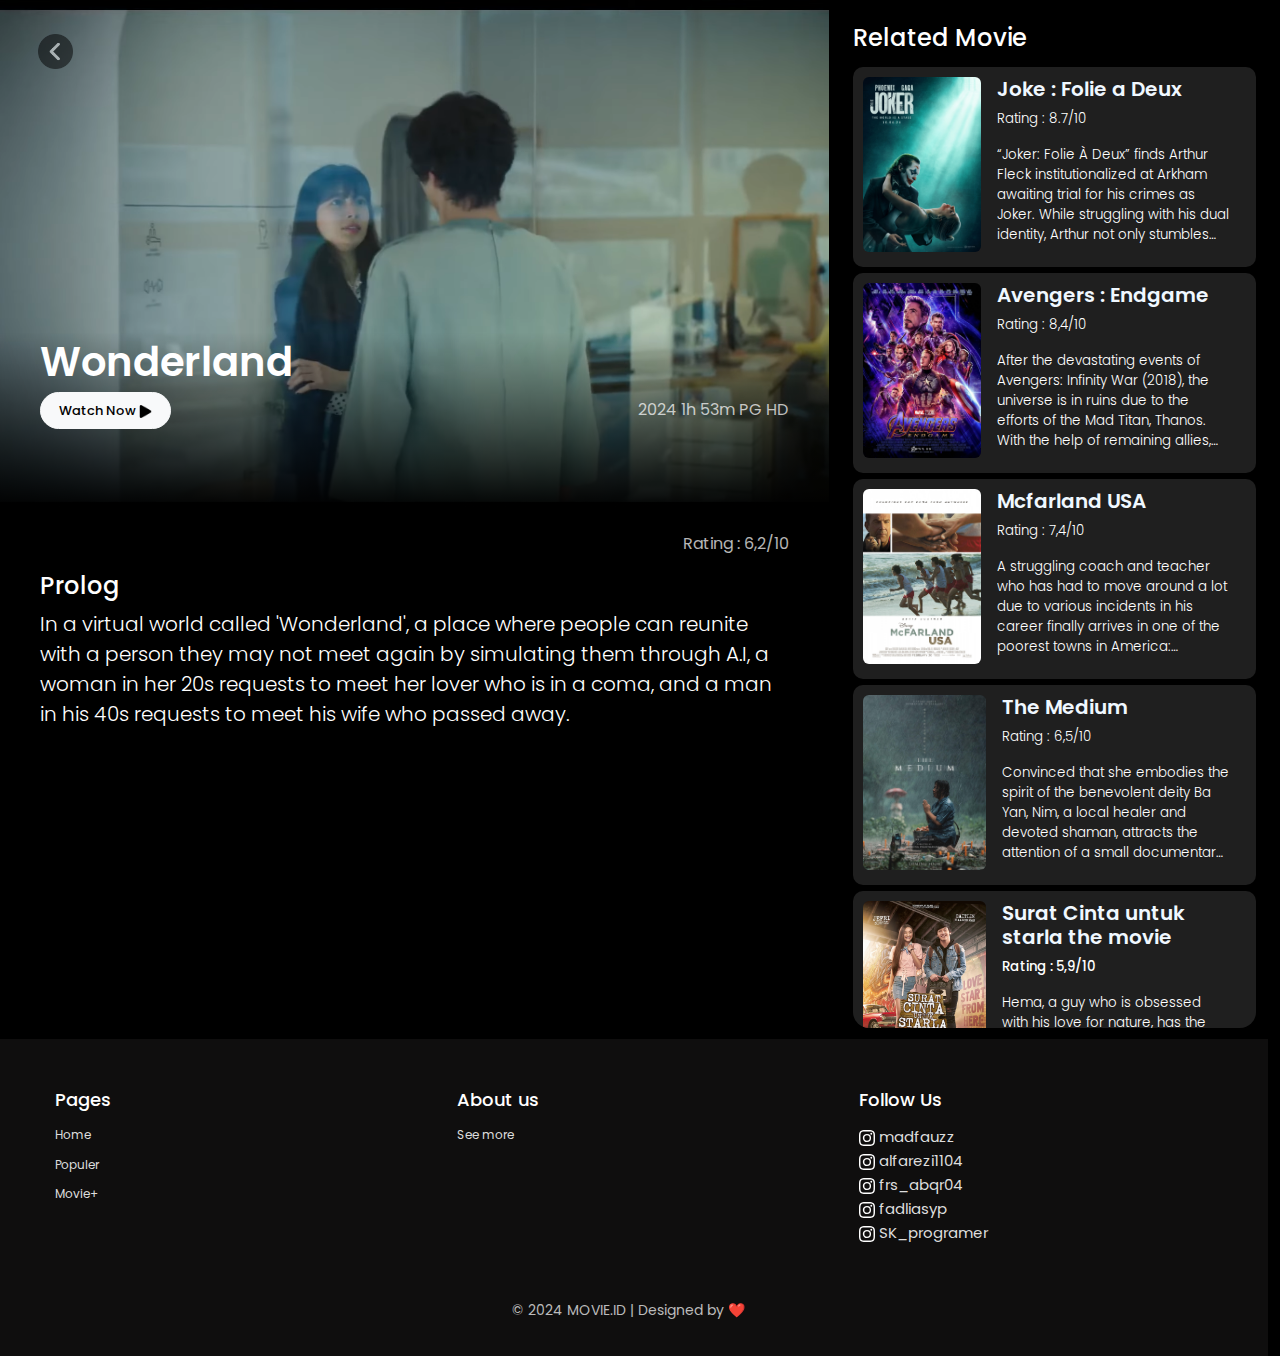
<file: single_page/wonderland.html>
<!DOCTYPE html>
<html lang="en">

<head>
  <meta charset="UTF-8" />
  <meta name="viewport" content="width=device-width, initial-scale=1.0" />
  <title>Movie ID</title>
  <link rel="stylesheet" href="https://cdn.jsdelivr.net/npm/bootstrap@5.3.3/dist/css/bootstrap.min.css"
    integrity="sha384-QWTKZyjpPEjISv5WaRU9OFeRpok6YctnYmDr5pNlyT2bRjXh0JMhjY6hW+ALEwIH" crossorigin="anonymous" />
  <link rel="stylesheet" href="css/style.css" />
  <link rel="stylesheet" href="css/responsive.css" />
  <link rel="shortcut icon" href="../bahan/lainnya/favicon.ico" type="image/x-icon" />

  <style>
    #cover {
      width: 100%;
      background: url(../bahan/poster-landscape/wonderland.png) no-repeat top center;
      background-size: cover;
      display: flex;
      justify-content: center;
      align-items: end;
    }
  </style>
</head>
</head>

<body>
  <!-- cover-container -->
  <section id="cover-container" class="col-8">
    <!-- pembungkus poster + video + title (gambarnya ada di css)  -->
    <section>
      <div id="cover">
        <!-- back button -->
        <a id="back-button" href="../index.html">
          <img class="mt-4 ms-2" src="../bahan/lainnya/previous.png" alt="" />
        </a>

        <!-- videonya -->
        <video class="d-none" controls>
          <source src="../bahan/trailer/wonderland.mp4" type="video/mp4" />
        </video>

        <!-- judul + durasi + play button + gradient -->
        <div id="title" class="row">
          <span class="movie-title">Wonderland</span>
          <div class="title-play-duration">
            <div id="play-button">
              <button type="button" class="btn btn-light rounded-pill">
                Watch Now
                <img id="play-image" src="../bahan/lainnya/play-button-arrowhead.png" alt="" />
              </button>
            </div>
            <div id="duration" class="text-end">2024 1h 53m PG HD</div>
          </div>
        </div>
        
      </div>
    </section>

    <!-- prolog -->
    <section id="desc" class="">
      <p id="rating">Rating : 6,2/10</p>

      <h5 class="prolog-title">Prolog</h5>
      <p class="prolog">
        In a virtual world called 'Wonderland', a place where people can reunite with a person they may not meet again by simulating them through A.I, a woman in her 20s requests to meet her lover who is in a coma, and a man in his 40s requests to meet his wife who passed away.
      </p>
    </section>

    <!-- slider 1 (horizontal) -->
    <section id="slider-1" class="my-4">
      <h6 id="konten-title">Related Movie</h6>
      <div id="konten" class="">
        <a href="../single_page/joker_2.html"><img class="rounded-2" src="../bahan/poster/Joker_2.jpg" alt="" /></a>
        <a href="../single_page/avengers.html"><img class="rounded-2" src="../bahan/poster/avengers_endgame.jpg" alt="" /></a>
        <a href="../single_page/mcfarland.html"><img class="rounded-2" src="../bahan/poster/mcfarland_usa.jpg" alt="" /></a>
        <a href="../single_page/medium.html"><img class="rounded-2" src="../bahan/poster/medium.jpg" alt="" /></a>
        <a href="../single_page/starla.html"><img class="rounded-2" src="../bahan/poster/surat_cinta_untuk_starla_the_movie.jpg" alt="" /></a>
        <a href="../single_page/terminator.html"><img class="rounded-2" src="../bahan/poster/terminator_salvation_ver2.jpg" alt="" /></a>
      </div>
    </section>

  </section>
  <!-- end of cover-container -->

  <!-- container slider 2 -->
  <section id="slider-2" class="col-4 mb-5">
    <h4 id="konten-title-2" class="pt-4">Related Movie</h4>

    <!-- slider 2 (vertikal) -->
    <section id="konten-2-container" class="rounded-4">
      <div id="konten-2">
        <a href="joker_2.html"><img class="rounded-2" src="../bahan/poster/Joker_2.jpg" alt="" />
          <div class="px-3 text-content-slider-2">
            <h5>Joke : Folie a Deux</h5>
            <p class="Rating">Rating : 8.7/10</p>
            <div class="konten-2-prolog">
              <p>“Joker: Folie À Deux” finds Arthur Fleck institutionalized at Arkham awaiting trial for his crimes as Joker. While struggling with his dual identity, Arthur not only stumbles upon true love, but also finds the music that's always been inside him.</p>
            </div>
          </div>
        </a>
        <a href="avengers.html"><img class="rounded-2" src="../bahan/poster/avengers_endgame.jpg" alt="" />
          <div class="px-3 text-content-slider-2">
            <h5>Avengers : Endgame</h5>
            <p class="Rating">Rating : 8,4/10</p>
            <div class="konten-2-prolog">
              <p>After the devastating events of Avengers: Infinity War (2018), the universe is in ruins due to the efforts of the Mad Titan, Thanos. With the help of remaining allies, the Avengers must assemble once again to undo Thanos' actions and undo the chaos that has wreaked havoc on the universe, no matter the consequences, and whoever they face...</p>
            </div>
          </div>
        </a>
        <a href="mcfarland.html"><img class="rounded-2" src="../bahan/poster/mcfarland_usa.jpg" alt="" />
          <div class="px-3 text-content-slider-2">
            <h5>Mcfarland USA</h5>
            <p class="Rating">Rating : 7,4/10</p>
            <div class="konten-2-prolog">
              <p>A struggling coach and teacher who has had to move around a lot due to various incidents in his career finally arrives in one of the poorest towns in America: McFarland, California. There he finds hidden potential in several high school kids and slowly transforms them into champion runners and brings them closer than he ever imagined.</p>
            </div>
          </div>
        </a>
        <a href="medium.html"><img class="rounded-2" src="../bahan/poster/medium.jpg" alt="" />
          <div class="px-3 text-content-slider-2">
            <h5>The Medium</h5>
            <p class="Rating">Rating : 6,5/10</p>
            <div class="konten-2-prolog">
              <p>Convinced that she embodies the spirit of the benevolent deity Ba Yan, Nim, a local healer and devoted shaman, attracts the attention of a small documentary crew. Committed to exploring indigenous religions and their spiritual practices, the team sets out on a journey to Nim’s remote mountain village in Thailand’s Isan region to record her daily life and, hopefully, provide explanations and evidence for the unseen. When Nim’s niece Mink begins to manifest signs of an intangible divine awakening, Nim believes the young woman will become the goddess’s new channel and inherit the challenging role of medium. But instead of embracing the divine touch, Mink’s mental health rapidly deteriorates, and strange, unnerving events shake the faith of the tight-knit community. Is something sinister plunging Mink deeper into the dark realm of possession?</p>
            </div>
          </div>
        </a>
        
        <a href="starla.html"><img class="rounded-2" src="../bahan/poster/surat_cinta_untuk_starla_the_movie.jpg" alt="" />
          <div class="px-3">
            <h5>Surat Cinta untuk starla the movie</h5>
            <p class="rating">Rating : 5,9/10</p>
            <p>Hema, a guy who is obsessed with his love for nature, has the uniqueness of making love letters to nature. With the help of his old typewriter, a legacy from his grandfather, a former journalist, Hema makes a mural that shows how much Hema loves nature. Nature is the only love Hema knows. Until one day Hema meets Starla. A beautiful and independent girl who has managed to make him fall in love in 6 hours. For the first time, Hema realizes that there is a love letter that is more beautiful than a love letter to nature, namely a love letter to Starla. However, when Hema and Starla get closer, Starla's attitude suddenly changes. Starla gets angry and distances herself from Hema and even tells Hema to forget the 6 hours of their story that went viral on social media and was even broadcast on the radio by Athena, Hema's best friend. Until one day Hema finds out the reason for Starla's change in attitude towards her which is related to a secret from Hema's family's past.</p>
          </div>
        </a>
        <a href="terminator.html"><img class="rounded-2" src="../bahan/poster/terminator_salvation_ver2.jpg" alt="" />
          <div class="px-3">
            <h5>Terminator Salvation</h5>
            <p class="rating">Rating : 6,5/10</p>
            <p>In 2018, Skynet has destroyed most of humanity and the survivors are hiding underground from the machine army, known as "Terminators". After a failed attack on Skynet's headquarters, John Connor, the man destined to lead the Resistance is the only survivor. On the other hand, Marcus Wright, who only remembers being on death row, meets Kyle Reese and Connor believes that he was sent from the future to kill him. Now Marcus and John must work together to save Kyle Reese and the humans captured by the machines.</p>
          </div>
        </a>
      </div>
    </section>
    <!-- end of slider 2 -->
  </section>
  <!-- end container slider 2 -->

  <!-- Footer -->
  <footer class="footer mt-4">
    <div class="container">
      <!-- Footer Logo & Description -->
      <!-- Footer Navigation Links -->
      <div class="footer-section links">
        <h3>Pages</h3>
        <ul>
          <li><a href="../index.html">Home</a></li>
          <li><a href="../menu/populer.html">Populer</a></li>
          <li><a href="../menu/movieplus.html">Movie+</a></li>
        </ul>
      </div>
      <!-- Footer Contact Info -->
      <div class="footer-section contact">
        <h3>About us</h3>
        <ul>
          <!-- <li><i class="fas fa-envelope"></i> Ahmad fauzi</li>
        <li><i class="fas fa-envelope"></i> Dafa Alfarezi</li>
        <li><i class="fas fa-envelope"></i> Faris Abqari</li>
        <li><i class="fas fa-envelope"></i> Fadli Asyp</li>
        <li><i class="fas fa-envelope"></i> Subur kamdono</li> -->
          <li><a href="../menu/aboutus.html">See more</a></li>
        </ul>
      </div>

      <!-- Footer Social Media Links -->
      <div class="footer-section social">
        <h3>Follow Us</h3>
        <div class="social-links">
          <svg xmlns="http://www.w3.org/2000/svg" fill="currentColor" width="16" height="16" fill="currentColor" class="bi bi-instagram" viewBox="0 0 16 16">
            <path d="M8 0C5.829 0 5.556.01 4.703.048 3.85.088 3.269.222 2.76.42a3.9 3.9 0 0 0-1.417.923A3.9 3.9 0 0 0 .42 2.76C.222 3.268.087 3.85.048 4.7.01 5.555 0 5.827 0 8.001c0 2.172.01 2.444.048 3.297.04.852.174 1.433.372 1.942.205.526.478.972.923 1.417.444.445.89.719 1.416.923.51.198 1.09.333 1.942.372C5.555 15.99 5.827 16 8 16s2.444-.01 3.298-.048c.851-.04 1.434-.174 1.943-.372a3.9 3.9 0 0 0 1.416-.923c.445-.445.718-.891.923-1.417.197-.509.332-1.09.372-1.942C15.99 10.445 16 10.173 16 8s-.01-2.445-.048-3.299c-.04-.851-.175-1.433-.372-1.941a3.9 3.9 0 0 0-.923-1.417A3.9 3.9 0 0 0 13.24.42c-.51-.198-1.092-.333-1.943-.372C10.443.01 10.172 0 7.998 0zm-.717 1.442h.718c2.136 0 2.389.007 3.232.046.78.035 1.204.166 1.486.275.373.145.64.319.92.599s.453.546.598.92c.11.281.24.705.275 1.485.039.843.047 1.096.047 3.231s-.008 2.389-.047 3.232c-.035.78-.166 1.203-.275 1.485a2.5 2.5 0 0 1-.599.919c-.28.28-.546.453-.92.598-.28.11-.704.24-1.485.276-.843.038-1.096.047-3.232.047s-2.39-.009-3.233-.047c-.78-.036-1.203-.166-1.485-.276a2.5 2.5 0 0 1-.92-.598 2.5 2.5 0 0 1-.6-.92c-.109-.281-.24-.705-.275-1.485-.038-.843-.046-1.096-.046-3.233s.008-2.388.046-3.231c.036-.78.166-1.204.276-1.486.145-.373.319-.64.599-.92s.546-.453.92-.598c.282-.11.705-.24 1.485-.276.738-.034 1.024-.044 2.515-.045zm4.988 1.328a.96.96 0 1 0 0 1.92.96.96 0 0 0 0-1.92m-4.27 1.122a4.109 4.109 0 1 0 0 8.217 4.109 4.109 0 0 0 0-8.217m0 1.441a2.667 2.667 0 1 1 0 5.334 2.667 2.667 0 0 1 0-5.334"/>
          </svg>
          <a href="https://www.instagram.com/madfauzz?utm_source=ig_web_button_share_sheet&igsh=ZDNlZDc0MzIxNw==">madfauzz</a>
        </div>
          <div class="social-links">
            <svg xmlns="http://www.w3.org/2000/svg" width="16" height="16" fill="currentColor" class="bi bi-instagram" viewBox="0 0 16 16">
              <path d="M8 0C5.829 0 5.556.01 4.703.048 3.85.088 3.269.222 2.76.42a3.9 3.9 0 0 0-1.417.923A3.9 3.9 0 0 0 .42 2.76C.222 3.268.087 3.85.048 4.7.01 5.555 0 5.827 0 8.001c0 2.172.01 2.444.048 3.297.04.852.174 1.433.372 1.942.205.526.478.972.923 1.417.444.445.89.719 1.416.923.51.198 1.09.333 1.942.372C5.555 15.99 5.827 16 8 16s2.444-.01 3.298-.048c.851-.04 1.434-.174 1.943-.372a3.9 3.9 0 0 0 1.416-.923c.445-.445.718-.891.923-1.417.197-.509.332-1.09.372-1.942C15.99 10.445 16 10.173 16 8s-.01-2.445-.048-3.299c-.04-.851-.175-1.433-.372-1.941a3.9 3.9 0 0 0-.923-1.417A3.9 3.9 0 0 0 13.24.42c-.51-.198-1.092-.333-1.943-.372C10.443.01 10.172 0 7.998 0zm-.717 1.442h.718c2.136 0 2.389.007 3.232.046.78.035 1.204.166 1.486.275.373.145.64.319.92.599s.453.546.598.92c.11.281.24.705.275 1.485.039.843.047 1.096.047 3.231s-.008 2.389-.047 3.232c-.035.78-.166 1.203-.275 1.485a2.5 2.5 0 0 1-.599.919c-.28.28-.546.453-.92.598-.28.11-.704.24-1.485.276-.843.038-1.096.047-3.232.047s-2.39-.009-3.233-.047c-.78-.036-1.203-.166-1.485-.276a2.5 2.5 0 0 1-.92-.598 2.5 2.5 0 0 1-.6-.92c-.109-.281-.24-.705-.275-1.485-.038-.843-.046-1.096-.046-3.233s.008-2.388.046-3.231c.036-.78.166-1.204.276-1.486.145-.373.319-.64.599-.92s.546-.453.92-.598c.282-.11.705-.24 1.485-.276.738-.034 1.024-.044 2.515-.045zm4.988 1.328a.96.96 0 1 0 0 1.92.96.96 0 0 0 0-1.92m-4.27 1.122a4.109 4.109 0 1 0 0 8.217 4.109 4.109 0 0 0 0-8.217m0 1.441a2.667 2.667 0 1 1 0 5.334 2.667 2.667 0 0 1 0-5.334"/>
            </svg>
              <a href="https://www.instagram.com/alfarezi1104?utm_source=ig_web_button_share_sheet&igsh=ZDNlZDc0MzIxNw==">alfarezi1104</a>
          </div>
          <div class="social-links">
            <svg xmlns="http://www.w3.org/2000/svg" width="16" height="16" fill="currentColor" class="bi bi-instagram" viewBox="0 0 16 16">
              <path d="M8 0C5.829 0 5.556.01 4.703.048 3.85.088 3.269.222 2.76.42a3.9 3.9 0 0 0-1.417.923A3.9 3.9 0 0 0 .42 2.76C.222 3.268.087 3.85.048 4.7.01 5.555 0 5.827 0 8.001c0 2.172.01 2.444.048 3.297.04.852.174 1.433.372 1.942.205.526.478.972.923 1.417.444.445.89.719 1.416.923.51.198 1.09.333 1.942.372C5.555 15.99 5.827 16 8 16s2.444-.01 3.298-.048c.851-.04 1.434-.174 1.943-.372a3.9 3.9 0 0 0 1.416-.923c.445-.445.718-.891.923-1.417.197-.509.332-1.09.372-1.942C15.99 10.445 16 10.173 16 8s-.01-2.445-.048-3.299c-.04-.851-.175-1.433-.372-1.941a3.9 3.9 0 0 0-.923-1.417A3.9 3.9 0 0 0 13.24.42c-.51-.198-1.092-.333-1.943-.372C10.443.01 10.172 0 7.998 0zm-.717 1.442h.718c2.136 0 2.389.007 3.232.046.78.035 1.204.166 1.486.275.373.145.64.319.92.599s.453.546.598.92c.11.281.24.705.275 1.485.039.843.047 1.096.047 3.231s-.008 2.389-.047 3.232c-.035.78-.166 1.203-.275 1.485a2.5 2.5 0 0 1-.599.919c-.28.28-.546.453-.92.598-.28.11-.704.24-1.485.276-.843.038-1.096.047-3.232.047s-2.39-.009-3.233-.047c-.78-.036-1.203-.166-1.485-.276a2.5 2.5 0 0 1-.92-.598 2.5 2.5 0 0 1-.6-.92c-.109-.281-.24-.705-.275-1.485-.038-.843-.046-1.096-.046-3.233s.008-2.388.046-3.231c.036-.78.166-1.204.276-1.486.145-.373.319-.64.599-.92s.546-.453.92-.598c.282-.11.705-.24 1.485-.276.738-.034 1.024-.044 2.515-.045zm4.988 1.328a.96.96 0 1 0 0 1.92.96.96 0 0 0 0-1.92m-4.27 1.122a4.109 4.109 0 1 0 0 8.217 4.109 4.109 0 0 0 0-8.217m0 1.441a2.667 2.667 0 1 1 0 5.334 2.667 2.667 0 0 1 0-5.334"/>
            </svg>
            <a href="https://www.instagram.com/frs_abqr04?utm_source=ig_web_button_share_sheet&igsh=ZDNlZDc0MzIxNw==">frs_abqr04</a>
          </div>
          
          <div class="social-links">
            <svg xmlns="http://www.w3.org/2000/svg" width="16" height="16" fill="currentColor" class="bi bi-instagram" viewBox="0 0 16 16">
              <path d="M8 0C5.829 0 5.556.01 4.703.048 3.85.088 3.269.222 2.76.42a3.9 3.9 0 0 0-1.417.923A3.9 3.9 0 0 0 .42 2.76C.222 3.268.087 3.85.048 4.7.01 5.555 0 5.827 0 8.001c0 2.172.01 2.444.048 3.297.04.852.174 1.433.372 1.942.205.526.478.972.923 1.417.444.445.89.719 1.416.923.51.198 1.09.333 1.942.372C5.555 15.99 5.827 16 8 16s2.444-.01 3.298-.048c.851-.04 1.434-.174 1.943-.372a3.9 3.9 0 0 0 1.416-.923c.445-.445.718-.891.923-1.417.197-.509.332-1.09.372-1.942C15.99 10.445 16 10.173 16 8s-.01-2.445-.048-3.299c-.04-.851-.175-1.433-.372-1.941a3.9 3.9 0 0 0-.923-1.417A3.9 3.9 0 0 0 13.24.42c-.51-.198-1.092-.333-1.943-.372C10.443.01 10.172 0 7.998 0zm-.717 1.442h.718c2.136 0 2.389.007 3.232.046.78.035 1.204.166 1.486.275.373.145.64.319.92.599s.453.546.598.92c.11.281.24.705.275 1.485.039.843.047 1.096.047 3.231s-.008 2.389-.047 3.232c-.035.78-.166 1.203-.275 1.485a2.5 2.5 0 0 1-.599.919c-.28.28-.546.453-.92.598-.28.11-.704.24-1.485.276-.843.038-1.096.047-3.232.047s-2.39-.009-3.233-.047c-.78-.036-1.203-.166-1.485-.276a2.5 2.5 0 0 1-.92-.598 2.5 2.5 0 0 1-.6-.92c-.109-.281-.24-.705-.275-1.485-.038-.843-.046-1.096-.046-3.233s.008-2.388.046-3.231c.036-.78.166-1.204.276-1.486.145-.373.319-.64.599-.92s.546-.453.92-.598c.282-.11.705-.24 1.485-.276.738-.034 1.024-.044 2.515-.045zm4.988 1.328a.96.96 0 1 0 0 1.92.96.96 0 0 0 0-1.92m-4.27 1.122a4.109 4.109 0 1 0 0 8.217 4.109 4.109 0 0 0 0-8.217m0 1.441a2.667 2.667 0 1 1 0 5.334 2.667 2.667 0 0 1 0-5.334"/>
            </svg>
            <a href="https://www.instagram.com/fadliasyp/">fadliasyp</a>
          
          </div>
          
          <div class="social-links">
            <svg xmlns="http://www.w3.org/2000/svg" width="16" height="16" fill="currentColor" class="bi bi-instagram" viewBox="0 0 16 16">
              <path d="M8 0C5.829 0 5.556.01 4.703.048 3.85.088 3.269.222 2.76.42a3.9 3.9 0 0 0-1.417.923A3.9 3.9 0 0 0 .42 2.76C.222 3.268.087 3.85.048 4.7.01 5.555 0 5.827 0 8.001c0 2.172.01 2.444.048 3.297.04.852.174 1.433.372 1.942.205.526.478.972.923 1.417.444.445.89.719 1.416.923.51.198 1.09.333 1.942.372C5.555 15.99 5.827 16 8 16s2.444-.01 3.298-.048c.851-.04 1.434-.174 1.943-.372a3.9 3.9 0 0 0 1.416-.923c.445-.445.718-.891.923-1.417.197-.509.332-1.09.372-1.942C15.99 10.445 16 10.173 16 8s-.01-2.445-.048-3.299c-.04-.851-.175-1.433-.372-1.941a3.9 3.9 0 0 0-.923-1.417A3.9 3.9 0 0 0 13.24.42c-.51-.198-1.092-.333-1.943-.372C10.443.01 10.172 0 7.998 0zm-.717 1.442h.718c2.136 0 2.389.007 3.232.046.78.035 1.204.166 1.486.275.373.145.64.319.92.599s.453.546.598.92c.11.281.24.705.275 1.485.039.843.047 1.096.047 3.231s-.008 2.389-.047 3.232c-.035.78-.166 1.203-.275 1.485a2.5 2.5 0 0 1-.599.919c-.28.28-.546.453-.92.598-.28.11-.704.24-1.485.276-.843.038-1.096.047-3.232.047s-2.39-.009-3.233-.047c-.78-.036-1.203-.166-1.485-.276a2.5 2.5 0 0 1-.92-.598 2.5 2.5 0 0 1-.6-.92c-.109-.281-.24-.705-.275-1.485-.038-.843-.046-1.096-.046-3.233s.008-2.388.046-3.231c.036-.78.166-1.204.276-1.486.145-.373.319-.64.599-.92s.546-.453.92-.598c.282-.11.705-.24 1.485-.276.738-.034 1.024-.044 2.515-.045zm4.988 1.328a.96.96 0 1 0 0 1.92.96.96 0 0 0 0-1.92m-4.27 1.122a4.109 4.109 0 1 0 0 8.217 4.109 4.109 0 0 0 0-8.217m0 1.441a2.667 2.667 0 1 1 0 5.334 2.667 2.667 0 0 1 0-5.334"/>
            </svg>
            <a href="https://www.instagram.com/sk_programer/?utm_source=ig_web_button_share_sheet">SK_programer</a>
          </div>  
      </div>
    </div>

    <div class="footer-bottom">
      &copy; 2024 MOVIE.ID | Designed by ❤️ <!-- Hati merah -->
    </div>
  </footer>

  <script src="https://cdn.jsdelivr.net/npm/bootstrap@5.3.3/dist/js/bootstrap.min.js"
    integrity="sha384-0pUGZvbkm6XF6gxjEnlmuGrJXVbNuzT9qBBavbLwCsOGabYfZo0T0to5eqruptLy"
    crossorigin="anonymous"></script>
  <script src="../single_page/js/index.js"></script>
</body>

</html>
</file>
<file: style.css>
@import url("https://fonts.googleapis.com/css2?family=Poppins:ital,wght@0,100;0,200;0,300;0,400;0,500;0,600;0,700;0,800;0,900;1,100;1,200;1,300;1,400;1,500;1,600;1,700;1,800;1,900&display=swap");

* {
  font-family: "Poppins";
}

body {
  background-color: black;
  background-size: 100% 100%;
  min-height: 657px;
  background-size: contain;
}

/* navbar */
nav.navbar {
  position: fixed;
  z-index: 2;
  width: 100%;
  justify-content: end;
  padding: 10px;
  transition: 0.3s;
  -webkit-transition: 0.3s;
  -moz-transition: 0.3s;
  -ms-transition: 0.3s;
  -o-transition: 0.3s;
}

nav.scrolled {
  background: black;
}

.navbar-brand {
  font-weight: bold;
}

/* navbar collapse */
.navbar-nav {
  width: 100%;
  display: flex;
  gap: 20px;
  justify-content: end;
  text-align: center;
}
.collapse ul li a {
  color: white;
}
.collapse {
  border-radius: 10px;
  border: none;
  padding: 10px;
  transition: 0.1s;
  font-weight: bolder;
  color: rgb(249, 247, 247);
  width: 100px;
  -webkit-transition: 0.1s;
  -moz-transition: 0.1s;
  -ms-transition: 0.1s;
  -o-transition: 0.1s;
}
.collapse:hover {
  color: rgb(255, 255, 255);
}

/* carousel */
.carouselImg {
  margin: 0;
  padding: 0;
  text-align: center;
  width: 100%;
  height: 100%;
}

.large-image {
  width: 100%;
  height: 100%; /* Buat gambar lebih besar */
  object-fit: cover; /* Pastikan gambar sesuai dengan container */
  border-radius: 10px;
}

.container-list-movie {
  margin: 40px 0;
}

.gradient {
  background: linear-gradient(to top, rgb(245, 3, 3), rgba(233, 12, 156, 0));
  width: 100%;
  height: 80px;
  z-index: 2;
}

.carouselImg {
  text-align: center;
  width: 100%;
  height: 100%;
}

/* Style gambar besar */
.large-image {
  width: 100%;
  height: 100%; /* Buat gambar lebih besar */
  object-fit: cover; /* Pastikan gambar sesuai dengan container */
  border-radius: 10px;
  transition: 0.3s;
}

/* Style paragraf di atas gambar */
.text-content {
  position: absolute;
  top: 20%;
  left: 10%;
  width: 28%; /* Agar teks berada di dalam gambar */
  color: white; /* Background transparan agar teks terbaca */
  text-align: justify;
}
.text-content h2 {
  font-family: "Poppins";
}
.text-content p {
  font-family: "Poppins";
}

/* list movie */
.containerListMovie {
  width: 1300px;
  height: 800px;
}
.containerListMovie span {
  color: white;
  margin-bottom: 0;
  margin-top: 8px;
  display: inline-block;
  font-size: 28px;
}
.containerListMovie img {
  border-radius: 10px;
  border: 3px solid white;
  transition: 0.3s;
}
.containerListMovie img:hover {
  opacity: 75%;
}

/* overlay */
.overlay {
  opacity: 98%;
  position: absolute;
  top: 0;
  left: 0;
  margin-top: -9999px;
  background-repeat: repeat;
  background-color: black;
  width: 1349px;
  height: 1600px;
  z-index: 1;
  text-align: center;
  transition: 0.4s;
}
.overlay:target {
  margin-top: 0;
}
.containerOverlay {
  width: 1000px;
  margin: auto;
}
.overlay div .closeButton {
  background-color: red;
  width: 20px;
  height: 20px;
  text-decoration: none;
}
.overlay div .closeButton a {
  text-decoration: none;
  color: white;
  text-align: justify;
}
.overlay span {
  color: wheat;
}

/* slider (sampe bawah) */
#konten-title {
  padding: 0 40px;
  font-size: 26px;
  font-weight: 500;
  color: white;
  margin-top: 26px;
  width: max-content;
}
#konten {
  display: flex;
  overflow-x: auto;
  width: 100%;
  gap: 10px;
  padding: 0 40px;
  scrollbar-color: transparent transparent;
}

#konten a {
  flex-shrink: 0;
  width: 16%;
  overflow: hidden;
}

#konten img {
  width: 100%;
  height: 100%;
  transition: 0.3s;
}

#konten img:hover {
  transform: scale(1.2);
}

/* Footer */
.footer {
  background-color: #0f0e0e;
  color: #fff;
  padding: 35px;
}

.footer .container {
  display: grid;
  grid-template-columns: repeat(auto-fit, minmax(250px, 1fr));
  grid-gap: 30px;
  max-width: 1200px;
  margin: 0 auto;
  padding: auto;
}

.footer-section {
  padding: 15px;
}

.footer-section h3 {
  margin-bottom: 15px;
  font-size: 18px;
}

.footer-section p,
.footer-section ul,
.footer-section li {
  margin-bottom: 10px;
  font-size: 12px;
  line-height: 1.6;
}

.footer-section ul {
  list-style: none;
  padding: 0;
}

.footer-section ul li {
  width: max-content;
}

.footer-section ul li a {
  color: #ddd;
  text-decoration: none;
  transition: color 0.3s ease;
}

.footer-section ul li a:hover {
  color: #f04e31;
}

.footer-section.social .social-links a {
  display: inline-block;
  margin-right: 10px;
  color: #ddd;
  font-size: 15px;
  transition: color 0.3s ease;
  -webkit-transition: color 0.3s ease;
  -moz-transition: color 0.3s ease;
  -ms-transition: color 0.3s ease;
  -o-transition: color 0.3s ease;
  text-decoration: none;
}

.footer-section.social .social-links {
  width: max-content;
  color: #ddd;
}

.footer-section.social .social-links a:hover {
  color: #f04e31;
}

.footer-bottom {
  text-align: center;
  margin-top: 40px;
  font-size: 14px;
  color: #bbb;
}

.footer-bottom a {
  color: #f04e31;
  text-decoration: none;
  transition: color 0.3s ease;
  -webkit-transition: color 0.3s ease;
  -moz-transition: color 0.3s ease;
  -ms-transition: color 0.3s ease;
  -o-transition: color 0.3s ease;
}

.footer-bottom a:hover {
  color: #fff;
}

/* Responsive design */
@media (max-width: 768px) {
  .footer {
    padding: 10px 0;
  }

  .footer .container {
    grid-template-columns: 1fr;
  }
}
</file>
<file: responsive.css>
/* ukuran viewport 992px atau lebih kecil */
@media (max-width: 992px) {
  #konten-title {
    font-size: 20px;
    margin: 20px 0;
  }
  .text-content p {
    font-size: 12px;
  }
  .collapse {
    border-radius: 10px;
    border: none;
    padding: 10px;
    transition: 0.3s;
    font-weight: bolder;
    color: rgb(249, 247, 247);
    background-color: black;
    opacity: 80%;
  }
  .collapse:hover {
    background-color: black;
    color: rgb(255, 255, 255);
    opacity: 80%;
  }
}
/* ukuran viewport 768px atau lebih kecil */
@media (max-width: 768px) {
  .text-content p {
    font-size: 12px;
    color: white;
  }
  .text-content h2 {
    font-size: 25px;
  }
  .text-content button {
    width: 130px;
    height: 40px;
    font-size: 11px;
  }

  #konten {
    padding: 0 20px;
  }
  #konten-title {
    margin: 16px 0;
    padding: 0 20px;
    font-size: 18px;
  }

  .collapse {
    border-radius: 10px;
    border: none;
    padding: 10px;
    transition: 0.3s;
    font-weight: bolder;
    color: rgb(249, 247, 247);
    background-color: black;
    opacity: 80%;
  }
  .collapse:hover {
    background-color: black;
    color: rgb(255, 255, 255);
    opacity: 80%;
  }
}
@media (max-width: 692px) {
  .text-content p {
    font-size: 10px;
    color: rgb(251, 254, 250);
  }
  .text-content h2 {
    font-size: 20px;
  }
  .text-content button {
    width: 130px;
    height: 40px;
    font-size: 11px;
  }
  #konten {
    padding: 0 20px;
  }
  #konten-title {
    margin: 16px 0;
    padding: 0 20px;
    font-size: 18px;
  }

  #konten a {
    width: 24%;
  }
  .collapse {
    border-radius: 10px;
    border: none;
    padding: 10px;
    transition: 0.3s;
    font-weight: bolder;
    color: rgb(249, 247, 247);
    background-color: black;
    opacity: 80%;
    font-size: 15px;
  }
  .collapse:hover {
    background-color: black;
    color: rgb(255, 255, 255);
    opacity: 80%;
  }
}

/* ukuran viewport 576px atau lebih kecil */
@media (max-width: 576px) {
  .icon {
    width: 60px;
  }
  .text-content {
    position: absolute;
    top: 40%;
    left: 10%;
    width: 80%; /* Agar teks berada di dalam gambar */
    color: white; /* Background transparan agar teks terbaca */
    text-align: justify;
  }
  .text-content h2 {
    font-size: 18px;
  }
  .text-content p {
    display: none;
  }
  .text-content button {
    width: max-content;
    height: 30px;
    font-size: 10px;
    padding: 0;
  }
  .collapse {
    border-radius: 10px;
    border: none;
    padding: 10px;
    transition: 0.3s;
    font-weight: bolder;
    color: rgb(249, 247, 247);
    background-color: black;
    opacity: 80%;
    font-size: 12px;
  }
  .collapse:hover {
    background-color: black;
    color: rgb(255, 255, 255);
    opacity: 80%;
  }
}

/* ukuran viewport 412px atau lebih kecil */
@media (max-width: 412px) {
  .icon {
    width: 300%;
    display: inline-block;
    background-size: cover;
  }
  .container-fluid img {
    width: 25px;
    height: 25px;
  }

  /* hamburger */
  .navbar-toggler {
    width: auto;
    height: auto;
  }

  .navbar-toggler-icon {
    margin-top: 0px;
    width: 20px;
    height: 20px;
  }

  .navbar-nav {
    width: 100%;
    display: flex;
    gap: 1px;
    justify-content: end;
    text-align: center;
  }
  .collapse ul li a {
    color: white;
  }
  .collapse {
    border-radius: 10px;
    border: none;
    padding: 10px;
    transition: 0.1s;
    font-weight: bolder;
    color: rgb(249, 247, 247);
    width: 100px;
    -webkit-transition: 0.1s;
    -moz-transition: 0.1s;
    -ms-transition: 0.1s;
    -o-transition: 0.1s;
  }
  .collapse:hover {
    color: rgb(255, 255, 255);
  }

  .text-content h2 {
    font-size: 12px;
  }
  .text-content p {
    font-size: 5px;
    color: rgb(252, 253, 252);
  }
  /* tombol watch now */
  .text-content button {
    margin-top: 2px;
    width: 84px;
    height: 35px;
    font-size: 6px;
  }
  .collapse {
    border-radius: 10px;
    border: none;
    padding: 10px;
    transition: 0.3s;
    font-weight: bolder;
    color: white;
    background-color: black;
    opacity: 80%;
    font-size: 10px;
  }
  .collapse:hover {
    background-color: black;
    color: rgb(255, 255, 255);
    opacity: 80%;
  }

  .container h3 {
    font-size: 10px;
  }

  #konten-title {
    font-size: 12px;
  }

  #konten img {
    width: 105%;
    height: 105%;
    transition: 0.3s;
  }
  .footer {
    background-color: #0f0e0e;
    padding: 3px;
  }
  .footer .container {
    display: grid;
    grid-template-columns: repeat(auto-fit, minmax(45px, 1fr));
    grid-gap: 3px;
    max-width: 1200px;
    margin: 0 auto;
    padding: auto;
  }

  .footer-section p,
  .footer-section ul,
  .footer-section li {
    margin-bottom: 10px;
    font-size: 8px;
    line-height: 1.6;
  }

  .footer-section ul {
    list-style: none;
  }

  .footer-section ul li a {
    color: #ddd;
    text-decoration: none;
    transition: color 0.3s ease;
  }

  .footer-section ul li a:hover {
    color: #fff;
  }
  .footer-section.social .social-links a {
    display: inline-block;
    margin-right: 5px;
    color: #ddd;
    font-size: 8px;
    transition: color 0.3s ease;
    -webkit-transition: color 0.3s ease;
    -moz-transition: color 0.3s ease;
    -ms-transition: color 0.3s ease;
    -o-transition: color 0.3s ease;
    text-decoration: none;
  }
  .footer-section.social .social-links svg {
    width: 10px;
    height: 10px;
  }

  .footer-section.social .social-links a:hover {
    color: #f04e31;
  }
  .footer-bottom {
    text-align: center;
    margin-top: 13px;
    font-size: 10px;
    color: #bbb;
  }

  .footer-bottom a {
    color: #f04e31;
    text-decoration: none;
    transition: color 0.3s ease;
    -webkit-transition: color 0.3s ease;
    -moz-transition: color 0.3s ease;
    -ms-transition: color 0.3s ease;
    -o-transition: color 0.3s ease;
  }

  .footer-bottom a:hover {
    color: #fff;
  }
}
</file>
<file: menu/aboutus.css>
@import url("https://fonts.googleapis.com/css2?family=Poppins:ital,wght@0,100;0,200;0,300;0,400;0,500;0,600;0,700;0,800;0,900;1,100;1,200;1,300;1,400;1,500;1,600;1,700;1,800;1,900&display=swap");

* {
  font-family: "Poppins";
}

body {
  background-color: black;
  background-size: 100% 100%;
  min-height: 657px;
  background-size: contain;
}

/* navbar */
nav.navbar {
  top: 0;
  position: fixed;
  z-index: 2;
  width: 100%;
  justify-content: end;
  padding: 10px;
  transition: 0.3s;
  -webkit-transition: 0.3s;
  -moz-transition: 0.3s;
  -ms-transition: 0.3s;
  -o-transition: 0.3s;
}

nav.scrolled {
  background: black;
}

.navbar-brand {
  font-weight: bold;
}

/* navbar collapse */
.navbar-nav {
  width: 100%;
  display: flex;
  gap: 20px;
  justify-content: end;
  text-align: center;
}
.collapse ul li a {
  color: white;
}
.collapse {
  border-radius: 10px;
  border: none;
  padding: 10px;
  transition: 0.1s;
  font-weight: bolder;
  color: rgb(249, 247, 247);
  width: 100px;
  -webkit-transition: 0.1s;
  -moz-transition: 0.1s;
  -ms-transition: 0.1s;
  -o-transition: 0.1s;
}
.collapse:hover {
  color: rgb(255, 255, 255);
}

/* carousel */
.carouselImg {
  margin: 0;
  padding: 0;
  text-align: center;
  width: 100%;
  height: 100%;
}

/* carousel caption */
#title {
  color: white;
  font-size: 40px;
  font-weight: 600;
  font-family: "Poppins";
  margin-top: 150px;
  text-align: center;
}

h4 {
  width: 80%;
  text-align: center;
  font-weight: 300;
  margin: auto;
  color: rgba(255, 255, 255, 0.74);
}

#container {
  width: 500px;
  height: 300px;
  margin: 50px auto 200px auto;
  display: flex;
  overflow: hidden;
  justify-content: space-between;
}
.frame {
  flex-grow: 1;
  flex-basis: 20%;
  min-width: 0;
  border: 1px solid #000;
  text-align: center;
  box-sizing: border-box;
  transition: 0.3s;
  display: flex;
  justify-content: center;
  align-items: center;
  background-position: center;
  background-size: cover;
  position: relative;
  text-decoration: none;
  cursor: pointer;
}

.shadow {
  position: absolute;
  background-color: rgba(0, 0, 0, 0.8);
  width: 100%;
  height: 100%;
}
.name {
  text-decoration: none;
  opacity: 0;
  position: absolute;
  text-align: center;
  color: white;
  font-size: 20px;
  font-weight: 600;
}

.p-1 {
  background-image: url(../bahan/lainnya/p1.jpg);
}
.p-2 {
  background-image: url(../bahan/lainnya/p2.jpg);
}
.p-3 {
  background-image: url(../bahan/lainnya/p3.jpg);
}
.p-4 {
  background-image: url(../bahan/lainnya/p4.jpg);
}
.p-6 {
  background-image: url(../bahan/lainnya/p5.jpg);
}

.frame:hover .shadow {
  display: none;
}
.frame:hover .name {
  opacity: 1;
}

.p-1:hover {
  transform: scale(1.1);
  flex-grow: 4;
  flex-basis: 50%;
}
.p-2:hover {
  transform: scale(1.1);
  flex-grow: 4;
  flex-basis: 50%;
}
.p-3:hover {
  transform: scale(1.1);
  flex-grow: 4;
  flex-basis: 50%;
}
.p-4:hover {
  transform: scale(1.1);
  flex-grow: 4;
  flex-basis: 50%;
}
.p-6:hover {
  transform: scale(1.1);
  flex-grow: 4;
  flex-basis: 50%;
}

/* Footer */
.footer {
  background-color: #0f0e0e;
  color: #fff;
  padding: 35px;
}

.footer .container {
  display: grid;
  grid-template-columns: repeat(auto-fit, minmax(250px, 1fr));
  grid-gap: 30px;
  max-width: 1200px;
  margin: 0 auto;
  padding: auto;
}

.footer-section {
  padding: 15px;
}

.footer-section h3 {
  margin-bottom: 15px;
  font-size: 18px;
}

.footer-section p,
.footer-section ul,
.footer-section li {
  margin-bottom: 10px;
  font-size: 12px;
  line-height: 1.6;
}

.footer-section ul {
  list-style: none;
  padding: 0;
}

.footer-section ul li {
  width: max-content;
}

.footer-section ul li a {
  color: #ddd;
  text-decoration: none;
  transition: color 0.3s ease;
}

.footer-section ul li a:hover {
  color: #f04e31;
}

.footer-section.social .social-links a {
  display: inline-block;
  margin-right: 10px;
  color: #ddd;
  font-size: 15px;
  transition: color 0.3s ease;
  -webkit-transition: color 0.3s ease;
  -moz-transition: color 0.3s ease;
  -ms-transition: color 0.3s ease;
  -o-transition: color 0.3s ease;
  text-decoration: none;
}

.footer-section.social .social-links {
  width: max-content;
  color: #ddd;
}

.footer-section.social .social-links a:hover {
  color: #f04e31;
}

.footer-bottom {
  text-align: center;
  margin-top: 40px;
  font-size: 14px;
  color: #bbb;
}

.footer-bottom a {
  color: #f04e31;
  text-decoration: none;
  transition: color 0.3s ease;
  -webkit-transition: color 0.3s ease;
  -moz-transition: color 0.3s ease;
  -ms-transition: color 0.3s ease;
  -o-transition: color 0.3s ease;
}

.footer-bottom a:hover {
  color: #fff;
}

/* Responsive design */
@media (max-width: 768px) {
  .footer {
    padding: 10px 0;
  }

  .footer .container {
    grid-template-columns: 1fr;
  }
}
</file>
<file: menu/aboutus-responsive.css>
/* ukuran viewport 992px atau lebih kecil */
@media (max-width: 992px) {
  .text-content p {
    font-size: 12px;
  }
  .collapse {
    border-radius: 10px;
    border: none;
    padding: 10px;
    transition: 0.3s;
    font-weight: bolder;
    color: rgb(249, 247, 247);
    background-color: black;
    opacity: 80%;
  }
  .collapse:hover {
    background-color: black;
    color: rgb(255, 255, 255);
    opacity: 80%;
  }
}
/* ukuran viewport 768px atau lebih kecil */
@media (max-width: 768px) {
  .text-content p {
    font-size: 12px;
    color: white;
  }
  .text-content h2 {
    font-size: 25px;
  }
  .text-content button {
    width: 130px;
    height: 40px;
    font-size: 11px;
  }

  #konten {
    padding: 0 20px;
  }
  #konten-title {
    margin: 16px 0;
    padding: 0 20px;
    font-size: 18px;
  }

  .collapse {
    border-radius: 10px;
    border: none;
    padding: 10px;
    transition: 0.3s;
    font-weight: bolder;
    color: rgb(249, 247, 247);
    background-color: black;
    opacity: 80%;
  }
  .collapse:hover {
    background-color: black;
    color: rgb(255, 255, 255);
    opacity: 80%;
  }
}
@media (max-width: 692px) {
  #title {
    margin-top: 100px;
    font-size: 30px;
  }
  h4 {
    font-size: 16px;
  }
  #container {
    width: 300px;
    height: 300px;
    margin: 50px auto 200px auto;
    display: block;
    display: flex;
    overflow: hidden;
    position: relative;
  }
  .shadow {
    position: absolute;
    background-color: rgba(0, 0, 0, 0.8);
    width: 100%;
    height: 100%;
    padding: 0;
    margin: 0;
  }
  .name {
    opacity: 0;
    width: 100%;
    text-align: center;
    padding: 0;
    margin: 0;
    font-size: 12px;
  }
  .p-1:hover {
    transform: scale(1.1);
    flex-grow: 4;
    flex-basis: 50%;
  }
  .p-2:hover {
    transform: scale(1.1);
    flex-grow: 4;
    flex-basis: 50%;
  }
  .p-3:hover {
    transform: scale(1.1);
    flex-grow: 4;
    flex-basis: 50%;
  }
  .p-4:hover {
    transform: scale(1.1);
    flex-grow: 4;
    flex-basis: 50%;
  }
  .p-5:hover {
    transform: scale(1.1);
    flex-grow: 4;
    flex-basis: 50%;
  }
  .text-content p {
    font-size: 10px;
    color: rgb(251, 254, 250);
  }
  .text-content h2 {
    font-size: 20px;
  }
  .text-content button {
    width: 130px;
    height: 40px;
    font-size: 11px;
  }
  #konten {
    padding: 0 20px;
  }
  #konten-title {
    margin: 16px 0;
    padding: 0 20px;
    font-size: 18px;
  }

  #konten a {
    width: 24%;
  }
  .collapse {
    border-radius: 10px;
    border: none;
    padding: 10px;
    transition: 0.3s;
    font-weight: bolder;
    color: rgb(249, 247, 247);
    background-color: black;
    opacity: 80%;
    font-size: 15px;
  }
  .collapse:hover {
    background-color: black;
    color: rgb(255, 255, 255);
    opacity: 80%;
  }
}

/* ukuran viewport 576px atau lebih kecil */
@media (max-width: 576px) {
  /* #container {
    width: 360px;
  }
  .frame {
    width: 20%;
  }
  .name {
    font-size: 14px;
  } */

  .text-content {
    position: absolute;
    top: 40%;
    left: 10%;
    width: 80%; /* Agar teks berada di dalam gambar */
    color: white; /* Background transparan agar teks terbaca */
    text-align: justify;
  }
  .text-content h2 {
    font-size: 18px;
  }
  .text-content p {
    display: none;
  }
  .text-content button {
    width: max-content;
    height: 30px;
    font-size: 10px;
    padding: 0;
  }
  .collapse {
    border-radius: 10px;
    border: none;
    padding: 10px;
    transition: 0.3s;
    font-weight: bolder;
    color: rgb(249, 247, 247);
    background-color: black;
    opacity: 80%;
    font-size: 12px;
  }
  .collapse:hover {
    background-color: black;
    color: rgb(255, 255, 255);
    opacity: 80%;
  }
}

/* ukuran viewport 412px atau lebih kecil */
@media (max-width: 412px) {
  /* #container {
    width: 300px;
  } */
  .category h2 {
    font-size: 2vw;
    font-weight: 600;
  }
  .category h4 {
    font-size: 1.8vw;
  }
  .type-category h2 {
    font-size: 2vw;
  }
  .type-category h4 {
    font-size: 1.8vw;
  }

  .container-fluid img {
    width: 25px;
    height: 25px;
  }

  /* hamburger */
  .navbar-toggler {
    width: auto;
    height: auto;
  }

  .navbar-toggler-icon {
    margin-top: 0px;
    width: 20px;
    height: 20px;
  }

  .navbar-nav {
    width: 100%;
    display: flex;
    gap: 1px;
    justify-content: end;
    text-align: center;
  }
  .collapse ul li a {
    color: white;
  }
  .collapse {
    border-radius: 10px;
    border: none;
    padding: 10px;
    transition: 0.1s;
    font-weight: bolder;
    color: rgb(249, 247, 247);
    width: 100px;
    -webkit-transition: 0.1s;
    -moz-transition: 0.1s;
    -ms-transition: 0.1s;
    -o-transition: 0.1s;
  }
  .collapse:hover {
    color: rgb(255, 255, 255);
  }

  .text-content h2 {
    font-size: 12px;
  }
  .text-content p {
    font-size: 5px;
    color: rgb(252, 253, 252);
  }
  /* tombol watch now */
  .text-content button {
    margin-top: 2px;
    width: 84px;
    height: 35px;
    font-size: 6px;
  }
  .collapse {
    border-radius: 10px;
    border: none;
    padding: 10px;
    transition: 0.3s;
    font-weight: bolder;
    color: white;
    background-color: black;
    opacity: 80%;
    font-size: 10px;
  }
  .collapse:hover {
    background-color: black;
    color: rgb(255, 255, 255);
    opacity: 80%;
  }

  .container h3 {
    font-size: 10px;
  }

  #konten-title {
    font-size: 12px;
  }

  #konten img {
    width: 105%;
    height: 105%;
    transition: 0.3s;
  }
  .footer {
    background-color: #0f0e0e;
    padding: 3px;
  }
  .footer .container {
    display: grid;
    grid-template-columns: repeat(auto-fit, minmax(45px, 1fr));
    grid-gap: 3px;
    max-width: 1200px;
    margin: 0 auto;
    padding: auto;
  }

  .footer-section p,
  .footer-section ul,
  .footer-section li {
    margin-bottom: 10px;
    font-size: 8px;
    line-height: 1.6;
  }

  .footer-section ul {
    list-style: none;
  }

  .footer-section ul li a {
    color: #ddd;
    text-decoration: none;
    transition: color 0.3s ease;
  }

  .footer-section ul li a:hover {
    color: #fff;
  }
  .footer-section.social .social-links a {
    display: inline-block;
    margin-right: 5px;
    color: #ddd;
    font-size: 8px;
    transition: color 0.3s ease;
    -webkit-transition: color 0.3s ease;
    -moz-transition: color 0.3s ease;
    -ms-transition: color 0.3s ease;
    -o-transition: color 0.3s ease;
    text-decoration: none;
  }
  .footer-section.social .social-links svg {
    width: 10px;
    height: 10px;
  }

  .footer-section.social .social-links a:hover {
    color: #f04e31;
  }
  .footer-bottom {
    text-align: center;
    margin-top: 13px;
    font-size: 10px;
    color: #bbb;
  }

  .footer-bottom a {
    color: #f04e31;
    text-decoration: none;
    transition: color 0.3s ease;
    -webkit-transition: color 0.3s ease;
    -moz-transition: color 0.3s ease;
    -ms-transition: color 0.3s ease;
    -o-transition: color 0.3s ease;
  }

  .footer-bottom a:hover {
    color: #fff;
  }
}
</file>
<file: menu/movieplus.css>
@import url("https://fonts.googleapis.com/css2?family=Poppins:ital,wght@0,100;0,200;0,300;0,400;0,500;0,600;0,700;0,800;0,900;1,100;1,200;1,300;1,400;1,500;1,600;1,700;1,800;1,900&display=swap");

* {
  font-family: "Poppins";
}

body {
  background-color: black;
  background-size: 100% 100%;
  min-height: 657px;
  background-size: contain;
}

/* navbar */
nav.navbar {
  top: 0;
  position: fixed;
  z-index: 2;
  width: 100%;
  justify-content: end;
  padding: 10px;
  transition: 0.3s;
  -webkit-transition: 0.3s;
  -moz-transition: 0.3s;
  -ms-transition: 0.3s;
  -o-transition: 0.3s;
}

nav.scrolled {
  background: black;
}

.navbar-brand {
  font-weight: bold;
}

/* navbar collapse */
.navbar-nav {
  width: 100%;
  display: flex;
  gap: 20px;
  justify-content: end;
  text-align: center;
}
.collapse ul li a {
  color: white;
}
.collapse {
  border-radius: 10px;
  border: none;
  padding: 10px;
  transition: 0.1s;
  font-weight: bolder;
  color: rgb(249, 247, 247);
  width: 100px;
  -webkit-transition: 0.1s;
  -moz-transition: 0.1s;
  -ms-transition: 0.1s;
  -o-transition: 0.1s;
}
.collapse:hover {
  color: rgb(255, 255, 255);
}

/* carousel */
.carouselImg {
  margin: 0;
  padding: 0;
  text-align: center;
  width: 100%;
  height: 100%;
}
#jumbotron {
  height: 600px;
  background-size: cover;
  background-position: top;
  background-image: url(../bahan/lainnya/movieplus-banner.png);
  display: flex;
  flex-direction: column;
  justify-content: center;
  align-items: center;
  gap: 24px;
}
#jumbotron img {
  width: 30%;
  height: auto;
}
#jumbotron h1 {
  text-align: center;
  color: white;
  width: 40%;
  font-size: 28px;
  font-weight: 500;
}
#jumbotron button {
  background-color: #00c0e2;
  color: #fff;
  border-radius: 10px;
  padding: 14px 50px;
  border: none;
  transition: 0.3s;
}
#jumbotron button:hover {
  background-color: #fff;
  color: #00c0e2;
}
#plans-title {
  text-align: center;
  color: white;
  font-size: 40px;
  font-weight: 600;
  margin-top: 50px;
  margin-bottom: 30px;
}
#plans-subtitle {
  width: 80%;
  margin: auto;
  text-align: center;
  color: rgb(194, 185, 185);
  font-size: 30px;
  font-weight: 300;
}
#plans {
  margin: 40px auto;
  width: 80%;
  height: max-content;
  background-color: rgb(49, 49, 49);
  display: grid;
  border: 1px solid rgb(211, 211, 211);
  color: rgb(211, 211, 211);
  grid-template-columns: 55% 15% 15% 15%;
}

/* #plans .free {
  background-color: #f04e31;
}

#plans .basic {
  background-color: #66e200;
}

#plans .premium {
  background-color: #e200bc;
} */
.category {
  display: flex;
  flex-direction: column;
  text-align: center;
  border: 0.1px solid rgb(211, 211, 211);
}
.category :where(h2, h4) {
  margin: 0;
  display: inline-block;
  padding: 10px;
  border: 0.1px solid rgb(211, 211, 211);
}
.category h2 {
  font-size: 2vw;
  font-weight: 600;
}
.category h4 {
  font-size: 1.2vw;
  font-weight: 300;
  background-color: rgb(70, 70, 70);
}
.category h4:last-child {
  height: 150%;
}
.type-category {
  border: 0.1px solid rgb(211, 211, 211);
  display: flex;
  flex-direction: column;
  text-align: center;
}
.type-category h2 {
  font-size: 2vw;
  font-weight: 600;
}
.type-category h4 {
  font-size: 1.2vw;
  font-weight: 300;
  background-color: rgb(70, 70, 70);
}
.type-category :where(h2, h4) {
  margin: 0;
  display: inline-block;
  padding: 10px;
  border: 0.1px solid rgb(211, 211, 211);
}
.type-category h4:last-child {
  height: 100%;
}

.carouselImg {
  text-align: center;
  width: 100%;
  height: 100%;
}

/* Style gambar besar */

/* Style paragraf di atas gambar */
.text-content {
  position: absolute;
  top: 20%;
  left: 10%;
  width: 28%; /* Agar teks berada di dalam gambar */
  color: white; /* Background transparan agar teks terbaca */
  text-align: justify;
}
.text-content h2 {
  font-family: "Poppins";
}
.text-content p {
  font-family: "Poppins";
}

/* list movie */
.containerListMovie {
  width: 1300px;
  height: 800px;
}
.containerListMovie span {
  color: white;
  margin-bottom: 0;
  margin-top: 8px;
  display: inline-block;
  font-size: 28px;
}
.containerListMovie img {
  border-radius: 10px;
  border: 3px solid white;
  transition: 0.3s;
}
.containerListMovie img:hover {
  opacity: 75%;
}

/* overlay */
.overlay {
  opacity: 98%;
  position: absolute;
  top: 0;
  left: 0;
  margin-top: -9999px;
  background-repeat: repeat;
  background-color: black;
  width: 1349px;
  height: 1600px;
  z-index: 1;
  text-align: center;
  transition: 0.4s;
}
.overlay:target {
  margin-top: 0;
}
.containerOverlay {
  width: 1000px;
  margin: auto;
}
.overlay div .closeButton {
  background-color: red;
  width: 20px;
  height: 20px;
  text-decoration: none;
}
.overlay div .closeButton a {
  text-decoration: none;
  color: white;
  text-align: justify;
}
.overlay span {
  color: wheat;
}

/* slider (sampe bawah) */
#konten-title {
  padding: 0 40px;
  font-size: 26px;
  font-weight: 500;
  color: white;
  margin-top: 26px;
  width: max-content;
}
#konten {
  display: flex;
  overflow-x: auto;
  width: 100%;
  gap: 10px;
  padding: 0 40px;
  scrollbar-color: transparent transparent;
}

#konten a {
  flex-shrink: 0;
  width: 16%;
  overflow: hidden;
}

#konten img {
  width: 100%;
  height: 100%;
  transition: 0.3s;
}

#konten img:hover {
  transform: scale(1.2);
}

/* Footer */
.footer {
  background-color: #0f0e0e;
  color: #fff;
  padding: 35px;
}

.footer .container {
  display: grid;
  grid-template-columns: repeat(auto-fit, minmax(250px, 1fr));
  grid-gap: 30px;
  max-width: 1200px;
  margin: 0 auto;
  padding: auto;
}

.footer-section {
  padding: 15px;
}

.footer-section h3 {
  margin-bottom: 15px;
  font-size: 18px;
}

.footer-section p,
.footer-section ul,
.footer-section li {
  margin-bottom: 10px;
  font-size: 12px;
  line-height: 1.6;
}

.footer-section ul {
  list-style: none;
  padding: 0;
}

.footer-section ul li {
  width: max-content;
}

.footer-section ul li a {
  color: #ddd;
  text-decoration: none;
  transition: color 0.3s ease;
}

.footer-section ul li a:hover {
  color: #f04e31;
}

.footer-section.social .social-links a {
  display: inline-block;
  margin-right: 10px;
  color: #ddd;
  font-size: 15px;
  transition: color 0.3s ease;
  -webkit-transition: color 0.3s ease;
  -moz-transition: color 0.3s ease;
  -ms-transition: color 0.3s ease;
  -o-transition: color 0.3s ease;
  text-decoration: none;
}

.footer-section.social .social-links {
  width: max-content;
  color: #ddd;
}

.footer-section.social .social-links a:hover {
  color: #f04e31;
}

.footer-bottom {
  text-align: center;
  margin-top: 40px;
  font-size: 14px;
  color: #bbb;
}

.footer-bottom a {
  color: #f04e31;
  text-decoration: none;
  transition: color 0.3s ease;
  -webkit-transition: color 0.3s ease;
  -moz-transition: color 0.3s ease;
  -ms-transition: color 0.3s ease;
  -o-transition: color 0.3s ease;
}

.footer-bottom a:hover {
  color: #fff;
}

/* Responsive design */
@media (max-width: 768px) {
  .footer {
    padding: 10px 0;
  }

  .footer .container {
    grid-template-columns: 1fr;
  }
}
</file>
<file: menu/movieplus-responsive.css>
/* ukuran viewport 992px atau lebih kecil */
@media (max-width: 992px) {
  #jumbotron {
    height: 500px;
  }
  #jumbotron img {
    width: 28%;
  }
  #jumbotron h1 {
    width: 60%;
    font-size: 22px;
  }
  #jumbotron button {
    padding: 14px 50px;
  }
  #konten-title {
    font-size: 20px;
    margin: 20px 0;
  }
  .text-content p {
    font-size: 12px;
  }
  .collapse {
    border-radius: 10px;
    border: none;
    padding: 10px;
    transition: 0.3s;
    font-weight: bolder;
    color: rgb(249, 247, 247);
    background-color: black;
    opacity: 80%;
  }
  .collapse:hover {
    background-color: black;
    color: rgb(255, 255, 255);
    opacity: 80%;
  }
}
/* ukuran viewport 768px atau lebih kecil */
@media (max-width: 768px) {
  #plans-title {
    font-size: 24px;
    margin-top: 50px;
    margin-bottom: 35px;
  }
  #plans-subtitle {
    font-size: 25px;
  }
  .category :where(h2, h4) {
    padding: 10px 2px;
  }
  .type-category :where(h2, h4) {
    padding: 10px 2px;
  }
  .text-content p {
    font-size: 12px;
    color: white;
  }
  .text-content h2 {
    font-size: 25px;
  }
  .text-content button {
    width: 130px;
    height: 40px;
    font-size: 11px;
  }

  #konten {
    padding: 0 20px;
  }
  #konten-title {
    margin: 16px 0;
    padding: 0 20px;
    font-size: 18px;
  }

  .collapse {
    border-radius: 10px;
    border: none;
    padding: 10px;
    transition: 0.3s;
    font-weight: bolder;
    color: rgb(249, 247, 247);
    background-color: black;
    opacity: 80%;
  }
  .collapse:hover {
    background-color: black;
    color: rgb(255, 255, 255);
    opacity: 80%;
  }
}
@media (max-width: 692px) {
  #populer-title {
    font-size: 28px;
    margin-top: 86px;
    margin-bottom: 20px;
  }
  #populer {
    margin-top: 20px;
    gap: 16px;
  }
  .populer-frame {
    width: 48%;
    height: 360px;
  }
  .populer-title h3 {
    font-size: 18px;
  }
  .populer-icon h4 {
    font-size: 14px;
  }
  .populer-icon svg {
    width: 22px;
  }
  .text-content p {
    font-size: 10px;
    color: rgb(251, 254, 250);
  }
  .text-content h2 {
    font-size: 20px;
  }
  .text-content button {
    width: 130px;
    height: 40px;
    font-size: 11px;
  }
  #konten {
    padding: 0 20px;
  }
  #konten-title {
    margin: 16px 0;
    padding: 0 20px;
    font-size: 18px;
  }

  #konten a {
    width: 24%;
  }
  .collapse {
    border-radius: 10px;
    border: none;
    padding: 10px;
    transition: 0.3s;
    font-weight: bolder;
    color: rgb(249, 247, 247);
    background-color: black;
    opacity: 80%;
    font-size: 15px;
  }
  .collapse:hover {
    background-color: black;
    color: rgb(255, 255, 255);
    opacity: 80%;
  }
}

/* ukuran viewport 576px atau lebih kecil */
@media (max-width: 576px) {
  .icon {
    width: 40px;
  }
  #jumbotron {
    padding-top: 100px;
    height: 500px;
  }
  #jumbotron img {
    width: 40%;
  }
  #jumbotron h1 {
    width: 80%;
    font-size: 18px;
  }
  #jumbotron button {
    padding: 10px 40px;
  }
  #plans {
    margin: 40px auto;
    width: 90%;
    height: max-content;
    grid-template-columns: 55% 15% 15% 15%;
  }
  #plans-title {
    font-size: 24px;
    margin-top: 50px;
    margin-bottom: 26px;
  }
  #plans-subtitle {
    font-size: 16px;
  }
  .category :where(h2, h4) {
    padding: 10px 2px;
  }
  .type-category :where(h2, h4) {
    padding: 10px 2px;
  }
  .category h2 {
    font-size: 2vw;
    font-weight: 600;
  }
  .category h4 {
    font-size: 1.6vw;
  }
  .type-category h2 {
    font-size: 2vw;
  }
  .type-category h4 {
    font-size: 1.6vw;
  }

  .text-content {
    position: absolute;
    top: 40%;
    left: 10%;
    width: 80%; /* Agar teks berada di dalam gambar */
    color: white; /* Background transparan agar teks terbaca */
    text-align: justify;
  }
  .text-content h2 {
    font-size: 18px;
  }
  .text-content p {
    display: none;
  }
  .text-content button {
    width: max-content;
    height: 30px;
    font-size: 10px;
    padding: 0;
  }
  .collapse {
    border-radius: 10px;
    border: none;
    padding: 10px;
    transition: 0.3s;
    font-weight: bolder;
    color: rgb(249, 247, 247);
    background-color: black;
    opacity: 80%;
    font-size: 12px;
  }
  .collapse:hover {
    background-color: black;
    color: rgb(255, 255, 255);
    opacity: 80%;
  }
}

/* ukuran viewport 412px atau lebih kecil */
@media (max-width: 412px) {
  .category h2 {
    font-size: 2vw;
    font-weight: 600;
  }
  .category h4 {
    font-size: 1.8vw;
  }
  .type-category h2 {
    font-size: 2vw;
  }
  .type-category h4 {
    font-size: 1.8vw;
  }

  .container-fluid img {
    width: 25px;
    height: 25px;
  }

  /* hamburger */
  .navbar-toggler {
    width: auto;
    height: auto;
  }

  .navbar-toggler-icon {
    margin-top: 0px;
    width: 20px;
    height: 20px;
  }

  .navbar-nav {
    width: 100%;
    display: flex;
    gap: 1px;
    justify-content: end;
    text-align: center;
  }
  .collapse ul li a {
    color: white;
  }
  .collapse {
    border-radius: 10px;
    border: none;
    padding: 10px;
    transition: 0.1s;
    font-weight: bolder;
    color: rgb(249, 247, 247);
    width: 100px;
    -webkit-transition: 0.1s;
    -moz-transition: 0.1s;
    -ms-transition: 0.1s;
    -o-transition: 0.1s;
  }
  .collapse:hover {
    color: rgb(255, 255, 255);
  }

  .text-content h2 {
    font-size: 12px;
  }
  .text-content p {
    font-size: 5px;
    color: rgb(252, 253, 252);
  }
  /* tombol watch now */
  .text-content button {
    margin-top: 2px;
    width: 84px;
    height: 35px;
    font-size: 6px;
  }
  .collapse {
    border-radius: 10px;
    border: none;
    padding: 10px;
    transition: 0.3s;
    font-weight: bolder;
    color: white;
    background-color: black;
    opacity: 80%;
    font-size: 10px;
  }
  .collapse:hover {
    background-color: black;
    color: rgb(255, 255, 255);
    opacity: 80%;
  }

  .container h3 {
    font-size: 10px;
  }

  #konten-title {
    font-size: 12px;
  }

  #konten img {
    width: 105%;
    height: 105%;
    transition: 0.3s;
  }
  .footer {
    background-color: #0f0e0e;
    padding: 3px;
  }
  .footer .container {
    display: grid;
    grid-template-columns: repeat(auto-fit, minmax(45px, 1fr));
    grid-gap: 3px;
    max-width: 1200px;
    margin: 0 auto;
    padding: auto;
  }

  .footer-section p,
  .footer-section ul,
  .footer-section li {
    margin-bottom: 10px;
    font-size: 8px;
    line-height: 1.6;
  }

  .footer-section ul {
    list-style: none;
  }

  .footer-section ul li a {
    color: #ddd;
    text-decoration: none;
    transition: color 0.3s ease;
  }

  .footer-section ul li a:hover {
    color: #fff;
  }
  .footer-section.social .social-links a {
    display: inline-block;
    margin-right: 5px;
    color: #ddd;
    font-size: 8px;
    transition: color 0.3s ease;
    -webkit-transition: color 0.3s ease;
    -moz-transition: color 0.3s ease;
    -ms-transition: color 0.3s ease;
    -o-transition: color 0.3s ease;
    text-decoration: none;
  }
  .footer-section.social .social-links svg {
    width: 10px;
    height: 10px;
  }

  .footer-section.social .social-links a:hover {
    color: #f04e31;
  }
  .footer-bottom {
    text-align: center;
    margin-top: 13px;
    font-size: 10px;
    color: #bbb;
  }

  .footer-bottom a {
    color: #f04e31;
    text-decoration: none;
    transition: color 0.3s ease;
    -webkit-transition: color 0.3s ease;
    -moz-transition: color 0.3s ease;
    -ms-transition: color 0.3s ease;
    -o-transition: color 0.3s ease;
  }

  .footer-bottom a:hover {
    color: #fff;
  }
}
</file>
<file: menu/populer.css>
@import url("https://fonts.googleapis.com/css2?family=Poppins:ital,wght@0,100;0,200;0,300;0,400;0,500;0,600;0,700;0,800;0,900;1,100;1,200;1,300;1,400;1,500;1,600;1,700;1,800;1,900&display=swap");

* {
  font-family: "Poppins";
}

body {
  background-color: black;
  background-size: 100% 100%;
  min-height: 657px;
  background-size: contain;
}

/* navbar */
nav.navbar {
  top: 0;
  position: fixed;
  z-index: 2;
  width: 100%;
  justify-content: end;
  padding: 10px;
  transition: 0.3s;
  -webkit-transition: 0.3s;
  -moz-transition: 0.3s;
  -ms-transition: 0.3s;
  -o-transition: 0.3s;
}

nav.scrolled {
  background: black;
}

.navbar-brand {
  font-weight: bold;
}

/* navbar collapse */
.navbar-nav {
  width: 100%;
  display: flex;
  gap: 20px;
  justify-content: end;
  text-align: center;
}
.collapse ul li a {
  color: white;
}
.collapse {
  border-radius: 10px;
  border: none;
  padding: 10px;
  transition: 0.1s;
  font-weight: bolder;
  color: rgb(249, 247, 247);
  width: 100px;
  -webkit-transition: 0.1s;
  -moz-transition: 0.1s;
  -ms-transition: 0.1s;
  -o-transition: 0.1s;
}
.collapse:hover {
  color: rgb(255, 255, 255);
}

/* carousel */
.carouselImg {
  margin: 0;
  padding: 0;
  text-align: center;
  width: 100%;
  height: 100%;
}
#populer-title {
  text-align: center;
  color: white;
  font-size: 40px;
  font-weight: 600;
  margin-top: 90px;
  margin-bottom: 28px;
}
#populer {
  width: 80%;
  display: flex;
  justify-content: center;
  gap: 60px;
  margin: 20px auto 80px auto;
}
.populer-frame {
  width: 30%;
  height: 500px;
  background-color: rgba(217, 217, 217, 0.1);
  display: flex;
  flex-direction: column;
  gap: 10px;
  border: #0f0e0e 1px solid;
  border-radius: 10px;
  padding: 20px 20px 10px 20px;
  text-decoration: none;
}
.populer-image {
  height: 80%;
  overflow: hidden;
}
.populer-content {
  height: max-content;
}
.populer-image img {
  object-fit: cover;
  width: 100%;
  height: auto;
}
.populer-title {
  font-family: Poppins;
  color: white;
}
.populer-title h3 {
  font-size: 26px;
  white-space: nowrap; /* Membuat teks berada dalam satu baris */
  overflow: hidden; /* Menyembunyikan teks yang melewati lebar elemen */
  text-overflow: ellipsis; /* Menambahkan '...' pada teks yang terpotong */
}
.populer-icon {
  display: flex;
  justify-content: space-between;
  align-items: center;
}
.populer-icon h4 {
  margin: 0;
  font-size: 24px;

  color: rgba(255, 255, 255, 0.4);
}
.populer-icon svg {
  width: 30px;
  height: auto;
}
.award-1 {
  color: rgb(207, 161, 10);
}
.award-2 {
  color: #a6a4a2;
}
.container-list-movie {
  margin: 40px 0;
}

.gradient {
  background: linear-gradient(to top, rgb(245, 3, 3), rgba(233, 12, 156, 0));
  width: 100%;
  height: 80px;
  z-index: 2;
}

.carouselImg {
  text-align: center;
  width: 100%;
  height: 100%;
}

/* Style gambar besar */

/* Style paragraf di atas gambar */
.text-content {
  position: absolute;
  top: 20%;
  left: 10%;
  width: 28%; /* Agar teks berada di dalam gambar */
  color: white; /* Background transparan agar teks terbaca */
  text-align: justify;
}
.text-content h2 {
  font-family: "Poppins";
}
.text-content p {
  font-family: "Poppins";
}

/* list movie */
.containerListMovie {
  width: 1300px;
  height: 800px;
}
.containerListMovie span {
  color: white;
  margin-bottom: 0;
  margin-top: 8px;
  display: inline-block;
  font-size: 28px;
}
.containerListMovie img {
  border-radius: 10px;
  border: 3px solid white;
  transition: 0.3s;
}
.containerListMovie img:hover {
  opacity: 75%;
}

/* overlay */
.overlay {
  opacity: 98%;
  position: absolute;
  top: 0;
  left: 0;
  margin-top: -9999px;
  background-repeat: repeat;
  background-color: black;
  width: 1349px;
  height: 1600px;
  z-index: 1;
  text-align: center;
  transition: 0.4s;
}
.overlay:target {
  margin-top: 0;
}
.containerOverlay {
  width: 1000px;
  margin: auto;
}
.overlay div .closeButton {
  background-color: red;
  width: 20px;
  height: 20px;
  text-decoration: none;
}
.overlay div .closeButton a {
  text-decoration: none;
  color: white;
  text-align: justify;
}
.overlay span {
  color: wheat;
}

/* slider (sampe bawah) */
#konten-title {
  padding: 0 40px;
  font-size: 26px;
  font-weight: 500;
  color: white;
  margin-top: 26px;
  width: max-content;
}
#konten {
  display: flex;
  overflow-x: auto;
  width: 100%;
  gap: 10px;
  padding: 0 40px;
  scrollbar-color: transparent transparent;
}

#konten a {
  flex-shrink: 0;
  width: 16%;
  overflow: hidden;
}

#konten img {
  width: 100%;
  height: 100%;
  transition: 0.3s;
}

#konten img:hover {
  transform: scale(1.2);
}

/* Footer */
.footer {
  background-color: #0f0e0e;
  color: #fff;
  padding: 35px;
}

.footer .container {
  display: grid;
  grid-template-columns: repeat(auto-fit, minmax(250px, 1fr));
  grid-gap: 30px;
  max-width: 1200px;
  margin: 0 auto;
  padding: auto;
}

.footer-section {
  padding: 15px;
}

.footer-section h3 {
  margin-bottom: 15px;
  font-size: 18px;
}

.footer-section p,
.footer-section ul,
.footer-section li {
  margin-bottom: 10px;
  font-size: 12px;
  line-height: 1.6;
}

.footer-section ul {
  list-style: none;
  padding: 0;
}

.footer-section ul li {
  width: max-content;
}

.footer-section ul li a {
  color: #ddd;
  text-decoration: none;
  transition: color 0.3s ease;
}

.footer-section ul li a:hover {
  color: #f04e31;
}

.footer-section.social .social-links a {
  display: inline-block;
  margin-right: 10px;
  color: #ddd;
  font-size: 15px;
  transition: color 0.3s ease;
  -webkit-transition: color 0.3s ease;
  -moz-transition: color 0.3s ease;
  -ms-transition: color 0.3s ease;
  -o-transition: color 0.3s ease;
  text-decoration: none;
}

.footer-section.social .social-links {
  width: max-content;
  color: #ddd;
}

.footer-section.social .social-links a:hover {
  color: #f04e31;
}

.footer-bottom {
  text-align: center;
  margin-top: 40px;
  font-size: 14px;
  color: #bbb;
}

.footer-bottom a {
  color: #f04e31;
  text-decoration: none;
  transition: color 0.3s ease;
  -webkit-transition: color 0.3s ease;
  -moz-transition: color 0.3s ease;
  -ms-transition: color 0.3s ease;
  -o-transition: color 0.3s ease;
}

.footer-bottom a:hover {
  color: #fff;
}

/* Responsive design */
@media (max-width: 768px) {
  .footer {
    padding: 10px 0;
  }

  .footer .container {
    grid-template-columns: 1fr;
  }
}
</file>
<file: menu/populer-responsive.css>
/* ukuran viewport 992px atau lebih kecil */
@media (max-width: 992px) {
  .populer-frame {
    width: 40%;
  }
  .populer-image img {
    object-fit: cover;
    width: 100%;
    height: 100%;
  }
  .populer-title h3 {
    font-size: 22px;
  }
  #konten-title {
    font-size: 20px;
    margin: 20px 0;
  }
  .text-content p {
    font-size: 12px;
  }
  .collapse {
    border-radius: 10px;
    border: none;
    padding: 10px;
    transition: 0.3s;
    font-weight: bolder;
    color: rgb(249, 247, 247);
    background-color: black;
    opacity: 80%;
  }
  .collapse:hover {
    background-color: black;
    color: rgb(255, 255, 255);
    opacity: 80%;
  }
}
/* ukuran viewport 768px atau lebih kecil */
@media (max-width: 768px) {
  #populer-title {
    font-size: 34px;
    margin-top: 86px;
    margin-bottom: 24px;
  }
  #populer {
    margin-top: 20px;
  }
  .populer-frame {
    padding: 16px;
  }
  .populer-frame {
    height: 400px;
  }
  .populer-title h3 {
    font-size: 20px;
  }
  .populer-icon h4 {
    font-size: 16px;
  }
  .text-content p {
    font-size: 12px;
    color: white;
  }
  .text-content h2 {
    font-size: 25px;
  }
  .text-content button {
    width: 130px;
    height: 40px;
    font-size: 11px;
  }

  #konten {
    padding: 0 20px;
  }
  #konten-title {
    margin: 16px 0;
    padding: 0 20px;
    font-size: 18px;
  }

  .collapse {
    border-radius: 10px;
    border: none;
    padding: 10px;
    transition: 0.3s;
    font-weight: bolder;
    color: rgb(249, 247, 247);
    background-color: black;
    opacity: 80%;
  }
  .collapse:hover {
    background-color: black;
    color: rgb(255, 255, 255);
    opacity: 80%;
  }
}
@media (max-width: 692px) {
  #populer-title {
    font-size: 28px;
    margin-top: 86px;
    margin-bottom: 20px;
  }
  #populer {
    margin-top: 20px;
    gap: 16px;
  }
  .populer-frame {
    width: 48%;
    height: 360px;
  }
  .populer-title h3 {
    font-size: 18px;
  }
  .populer-icon h4 {
    font-size: 14px;
  }
  .populer-icon svg {
    width: 22px;
  }
  .text-content p {
    font-size: 10px;
    color: rgb(251, 254, 250);
  }
  .text-content h2 {
    font-size: 20px;
  }
  .text-content button {
    width: 130px;
    height: 40px;
    font-size: 11px;
  }
  #konten {
    padding: 0 20px;
  }
  #konten-title {
    margin: 16px 0;
    padding: 0 20px;
    font-size: 18px;
  }

  #konten a {
    width: 24%;
  }
  .collapse {
    border-radius: 10px;
    border: none;
    padding: 10px;
    transition: 0.3s;
    font-weight: bolder;
    color: rgb(249, 247, 247);
    background-color: black;
    opacity: 80%;
    font-size: 15px;
  }
  .collapse:hover {
    background-color: black;
    color: rgb(255, 255, 255);
    opacity: 80%;
  }
}

/* ukuran viewport 576px atau lebih kecil */
@media (max-width: 576px) {
  #populer-title {
    font-size: 20px;
    margin-top: 86px;
    margin-bottom: 20px;
  }
  #populer {
    margin-top: 20px;
    width: 90%;
    gap: 8px;
  }
  .populer-frame {
    width: 46%;
    height: 300px;
    padding: 10px;
  }
  .populer-title h3 {
    font-size: 14px;
  }
  .populer-icon h4 {
    font-size: 14px;
  }
  .populer-icon svg {
    width: 22px;
  }
  .icon {
    width: 60px;
  }
  .text-content {
    position: absolute;
    top: 40%;
    left: 10%;
    width: 80%; /* Agar teks berada di dalam gambar */
    color: white; /* Background transparan agar teks terbaca */
    text-align: justify;
  }
  .text-content h2 {
    font-size: 18px;
  }
  .text-content p {
    display: none;
  }
  .text-content button {
    width: max-content;
    height: 30px;
    font-size: 10px;
    padding: 0;
  }
  .collapse {
    border-radius: 10px;
    border: none;
    padding: 10px;
    transition: 0.3s;
    font-weight: bolder;
    color: rgb(249, 247, 247);
    background-color: black;
    opacity: 80%;
    font-size: 12px;
  }
  .collapse:hover {
    background-color: black;
    color: rgb(255, 255, 255);
    opacity: 80%;
  }
}

/* ukuran viewport 412px atau lebih kecil */
@media (max-width: 412px) {
  .container-fluid img {
    width: 25px;
    height: 25px;
  }

  /* hamburger */
  .navbar-toggler {
    width: auto;
    height: auto;
  }

  .navbar-toggler-icon {
    margin-top: 0px;
    width: 20px;
    height: 20px;
  }

  .navbar-nav {
    width: 100%;
    display: flex;
    gap: 1px;
    justify-content: end;
    text-align: center;
  }
  .collapse ul li a {
    color: white;
  }
  .collapse {
    border-radius: 10px;
    border: none;
    padding: 10px;
    transition: 0.1s;
    font-weight: bolder;
    color: rgb(249, 247, 247);
    width: 100px;
    -webkit-transition: 0.1s;
    -moz-transition: 0.1s;
    -ms-transition: 0.1s;
    -o-transition: 0.1s;
  }
  .collapse:hover {
    color: rgb(255, 255, 255);
  }

  .text-content h2 {
    font-size: 12px;
  }
  .text-content p {
    font-size: 5px;
    color: rgb(252, 253, 252);
  }
  /* tombol watch now */
  .text-content button {
    margin-top: 2px;
    width: 84px;
    height: 35px;
    font-size: 6px;
  }
  .collapse {
    border-radius: 10px;
    border: none;
    padding: 10px;
    transition: 0.3s;
    font-weight: bolder;
    color: white;
    background-color: black;
    opacity: 80%;
    font-size: 10px;
  }
  .collapse:hover {
    background-color: black;
    color: rgb(255, 255, 255);
    opacity: 80%;
  }

  .container h3 {
    font-size: 10px;
  }

  #konten-title {
    font-size: 12px;
  }

  #konten img {
    width: 105%;
    height: 105%;
    transition: 0.3s;
  }
  .footer {
    background-color: #0f0e0e;
    padding: 3px;
  }
  .footer .container {
    display: grid;
    grid-template-columns: repeat(auto-fit, minmax(45px, 1fr));
    grid-gap: 3px;
    max-width: 1200px;
    margin: 0 auto;
    padding: auto;
  }

  .footer-section p,
  .footer-section ul,
  .footer-section li {
    margin-bottom: 10px;
    font-size: 8px;
    line-height: 1.6;
  }

  .footer-section ul {
    list-style: none;
  }

  .footer-section ul li a {
    color: #ddd;
    text-decoration: none;
    transition: color 0.3s ease;
  }

  .footer-section ul li a:hover {
    color: #fff;
  }
  .footer-section.social .social-links a {
    display: inline-block;
    margin-right: 5px;
    color: #ddd;
    font-size: 8px;
    transition: color 0.3s ease;
    -webkit-transition: color 0.3s ease;
    -moz-transition: color 0.3s ease;
    -ms-transition: color 0.3s ease;
    -o-transition: color 0.3s ease;
    text-decoration: none;
  }
  .footer-section.social .social-links svg {
    width: 10px;
    height: 10px;
  }

  .footer-section.social .social-links a:hover {
    color: #f04e31;
  }
  .footer-bottom {
    text-align: center;
    margin-top: 13px;
    font-size: 10px;
    color: #bbb;
  }

  .footer-bottom a {
    color: #f04e31;
    text-decoration: none;
    transition: color 0.3s ease;
    -webkit-transition: color 0.3s ease;
    -moz-transition: color 0.3s ease;
    -ms-transition: color 0.3s ease;
    -o-transition: color 0.3s ease;
  }

  .footer-bottom a:hover {
    color: #fff;
  }
}
</file>
<file: single_page/css/style.css>
@import url("https://fonts.googleapis.com/css2?family=Poppins:ital,wght@0,100;0,200;0,300;0,400;0,500;0,600;0,700;0,800;0,900;1,100;1,200;1,300;1,400;1,500;1,600;1,700;1,800;1,900&display=swap");

* {
  color: white;
  font-family: "Poppins";
}

body,
html {
  width: 100%;
  background-color: black;
}

/* ukuran back button */
#back-button img {
  position: absolute;
  z-index: 1;
  top: 10px;
  left: 30px;
  width: 35px;
  height: auto;
  opacity: 0.5;
}

/* atur gradiennya */
#title {
  padding: 0 40px 10% 40px;
  width: 100%;
  display: flex;
  flex-direction: column;
  background-image: linear-gradient(to top, rgb(0, 0, 0), rgba(0, 0, 0, 0));
}

/* video (lebih banyak diatur di js) */
video {
  position: absolute;
  width: 100%;
  top: 0;
  left: 0;
}

/* judul film utama */
#title span {
  font-weight: 600;
  font-size: 40px;
  width: auto;
  padding: 0;
}

.title-play-duration {
  display: flex;
  align-items: center;
  justify-content: space-between;
  padding: 0;
}

#play-button {
  width: auto;
}

#play-button button {
  font-size: small;
  font-weight: 500;
  padding: 8px 18px;
}

/* gambar panah watch now */
#play-image {
  width: 13px;
  height: auto;
}

#duration,
#rating {
  color: rgba(255, 255, 255, 0.719);
}

#rating {
  text-align: end;
}
/* end of judul */

/* prolog */
.prolog-title {
  font-size: 24px;
  font-weight: 500;
}
.prolog {
  font-size: 20px;
  font-weight: 300;
}

/* slider 1 */
#desc {
  padding: 0 40px;
  margin-top: 20px;
}

#slider-1 {
  display: none;
}

#konten-title {
  padding: 0 40px;
  font-size: 24px;
  font-weight: 500;
  color: white;
}

#konten {
  display: flex;
  overflow-x: auto;
  width: 100%;
  gap: 10px;
  padding: 0 40px;
  scrollbar-color: transparent transparent;
}

#konten a {
  flex-shrink: 0;
  width: 18%;
  overflow: hidden;
}

#konten img {
  width: 100%;
  height: 100%;
  transition: 0.3s;
}

#konten img:hover {
  transform: scale(1.2);
}

/* slider 2 */
#konten-2-container {
  height: 100%;
  overflow-y: scroll;
  scrollbar-width: none;
}

#konten-2 {
  height: 900px;
}

#konten-2 img {
  width: auto;
  height: 175px;
  transition: 0.3s;
}

#konten-2 a {
  background-color: rgba(255, 255, 255, 0.12);
  display: flex;
  width: 100%;
  height: 200px;
  overflow-y: hidden;
  scrollbar-color: transparent transparent;
  text-decoration: none;
  padding: 10px;
  border-radius: 10px;
  margin: 6px 0px;
  transition: 0.3s;
}

.konten-2-prolog {
  /* background-color: rgb(50, 71, 255); */
  height: 100px;
  overflow: hidden;
  display: -webkit-box; /* Menggunakan flexbox khusus untuk kontrol garis */
  -webkit-box-orient: vertical; /* Mengatur orientasi box menjadi vertikal */
  -webkit-line-clamp: 5; /* Membatasi teks hingga 5 baris */
  line-clamp: 5; /* Untuk browser yang mendukung line-clamp standar */
  text-overflow: ellipsis;
}

.konten-2-prolog p {
  margin: 0;
}

#konten-2 a:hover {
  background-color: rgba(255, 255, 255, 0.192);
}

/* judul slider 2 + rating */
#konten-2 h5 {
  color: aliceblue;
  font-weight: 600;
}

.rating {
  font-weight: 500;
}

/* paragraf di slider 2 */
a p {
  font-size: smaller;
  font-weight: 300;
}
/* end of slider 2 */

/* Footer */
.footer {
  background-color: #0f0e0e;
  color: #fff;
  padding: 35px;
}

.footer .container {
  display: grid;
  grid-template-columns: repeat(auto-fit, minmax(250px, 1fr));
  grid-gap: 30px;
  max-width: 1200px;
  margin: 0 auto;
  padding: auto;
}

.footer-section {
  padding: 15px;
}

.footer-section h3 {
  margin-bottom: 15px;
  font-size: 18px;
}

.footer-section p,
.footer-section ul,
.footer-section li {
  margin-bottom: 10px;
  font-size: 12px;
  line-height: 1.6;
}

.footer-section ul {
  list-style: none;
  padding: 0;
}

.footer-section ul li {
  width: max-content;
}

.footer-section ul li a {
  color: #ddd;
  text-decoration: none;
  transition: color 0.3s ease;
}

.footer-section ul li a:hover {
  color: #f04e31;
}

.footer-section.social .social-links a {
  display: inline-block;
  margin-right: 10px;
  color: #ddd;
  font-size: 15px;
  transition: color 0.3s ease;
  -webkit-transition: color 0.3s ease;
  -moz-transition: color 0.3s ease;
  -ms-transition: color 0.3s ease;
  -o-transition: color 0.3s ease;
  text-decoration: none;
}

.footer-section.social .social-links {
  width: max-content;
  color: #ddd;
}

.footer-section.social .social-links a:hover {
  color: #f04e31;
}

.footer-bottom {
  text-align: center;
  margin-top: 40px;
  font-size: 14px;
  color: #bbb;
}

.footer-bottom a {
  color: #f04e31;
  text-decoration: none;
  transition: color 0.3s ease;
  -webkit-transition: color 0.3s ease;
  -moz-transition: color 0.3s ease;
  -ms-transition: color 0.3s ease;
  -o-transition: color 0.3s ease;
}

.footer-bottom a:hover {
  color: #fff;
}

/* Responsive design */
@media (max-width: 768px) {
  .footer {
    padding: 10px 0;
  }

  .footer .container {
    grid-template-columns: 1fr;
  }
}
</file>
<file: single_page/css/responsive.css>
@media (max-width: 1260px) {
  #konten-2 {
    height: 600px;
  }

  .prolog {
    font-size: 18px;
  }

  #title {
    padding-bottom: 0; /* naikin button & judul pas layar penuh */
  }
}

/* ukuran viewport 992px atau lebih kecil */
@media (max-width: 992px) {
  #konten a {
    width: 23%;
  }

  #title span {
    font-size: 36px;
  }

  a p {
    display: none; /* biar paragraf slider 2 ilang*/
  }

  .konten-2-prolog {
    display: none;
  }

  .Rating {
    display: block; /* biar rating ga ilang */
    height: max-content;
  }

  a h5 {
    font-size: 16px;
  }

  #konten-2 img {
    height: 100px;
  }

  #konten-2 a {
    padding: 10px;
    height: max-content;
    align-items: center; /* nengahin konten pas paragraf ilang */
  }

  .text-content-slider-2 {
    height: 100%;
    display: flex;
    flex-direction: column;
    padding: 0;
  }

  #konten-2 h5 {
    height: max-content;
  }
}

/* ukuran viewport 768px atau lebih kecil */
@media (max-width: 768px) {
  #title span {
    font-size: 32px;
  }
  .prolog {
    font-size: 18px;
  }

  #duration, #rating {
    font-size: 14px;
  }

  #title {
    padding: 0 4% 0;
  }
  
  #desc {
    padding: 0 30px;
  }
  
  #konten-title {
    padding: 0 30px;
  }
  
  #konten {
    padding: 0 30px;
  }

  #play-button button {
    font-size: smaller;
    padding: 6px 14px;
  }

  #konten a {
    width: 30%;
  }

  #slider-2 {
    display: none; /* ngilangin slider 2 pas ukuran lebar*/
  }

  #slider-1 {
    display: block; /* munculin slider 1 pas ukuran kecil */
  }

  #konten a {
    width: 24%;
  }
}

/* ukuran viewport 576px atau lebih kecil */
@media (max-width: 576px) {
  #title span {
    font-size: 28px;
  }

  #title {
    padding: 0 5% 0;
  }
  
  #desc {
    padding: 0 20px;
  }
  
  #konten-title {
    padding: 0 20px;
  }
  
  #konten {
    padding: 0 20px;
  }

  #duration, #rating {
    font-size: 10px;
  }

  #back-button img {
    width: 25px;
    left: 20px;
  }

  .prolog-title {
    font-size: 20px; /* Ukuran font prolog lebih kecil */
  }

  .prolog {
    font-size: 16px; /* Ukuran font isi prolog lebih kecil */
  }
}

/* ukuran viewport 412px atau lebih kecil */
@media (max-width: 412px) {
  #title span {
    font-size: 19px; /* Ukuran lebih kecil untuk layar ponsel kecil */
  }

  #title {
    padding: 0px 6% 0px;
  }
  
  #desc {
    padding: 0 18px;
  }
  
  #konten-title {
    padding: 0 18px;
  }
  
  #konten {
    padding: 0 18px;
  }

  #back-button img {
    left: 10px;
  }

  #play-button button {
    font-size: 10px;
    padding: 4px 10px; /* Ukuran tombol yang lebih kecil */
  }

  .prolog-title {
    font-size: 18px; /* Ukuran font lebih kecil */
  }

  .prolog {
    font-size: 14px; /* Ukuran font isi lebih kecil */
  }
}
</file>
